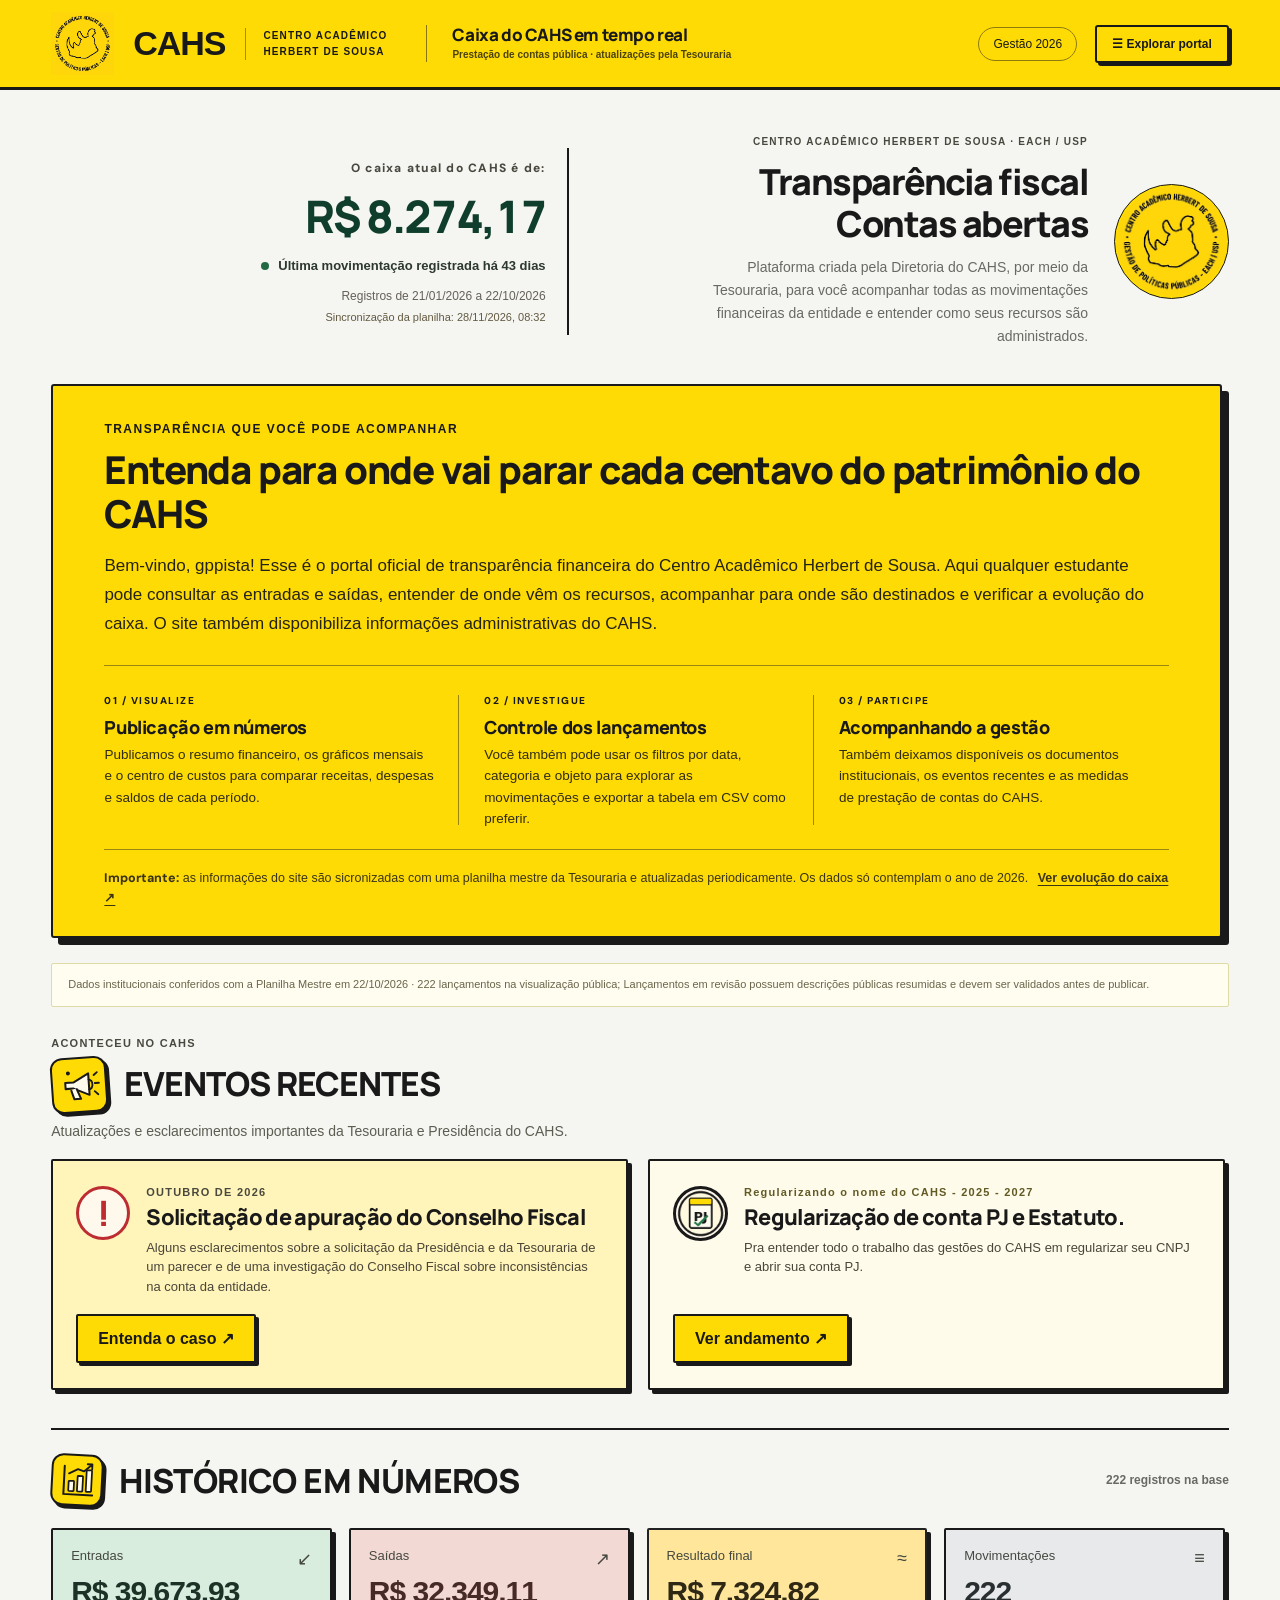
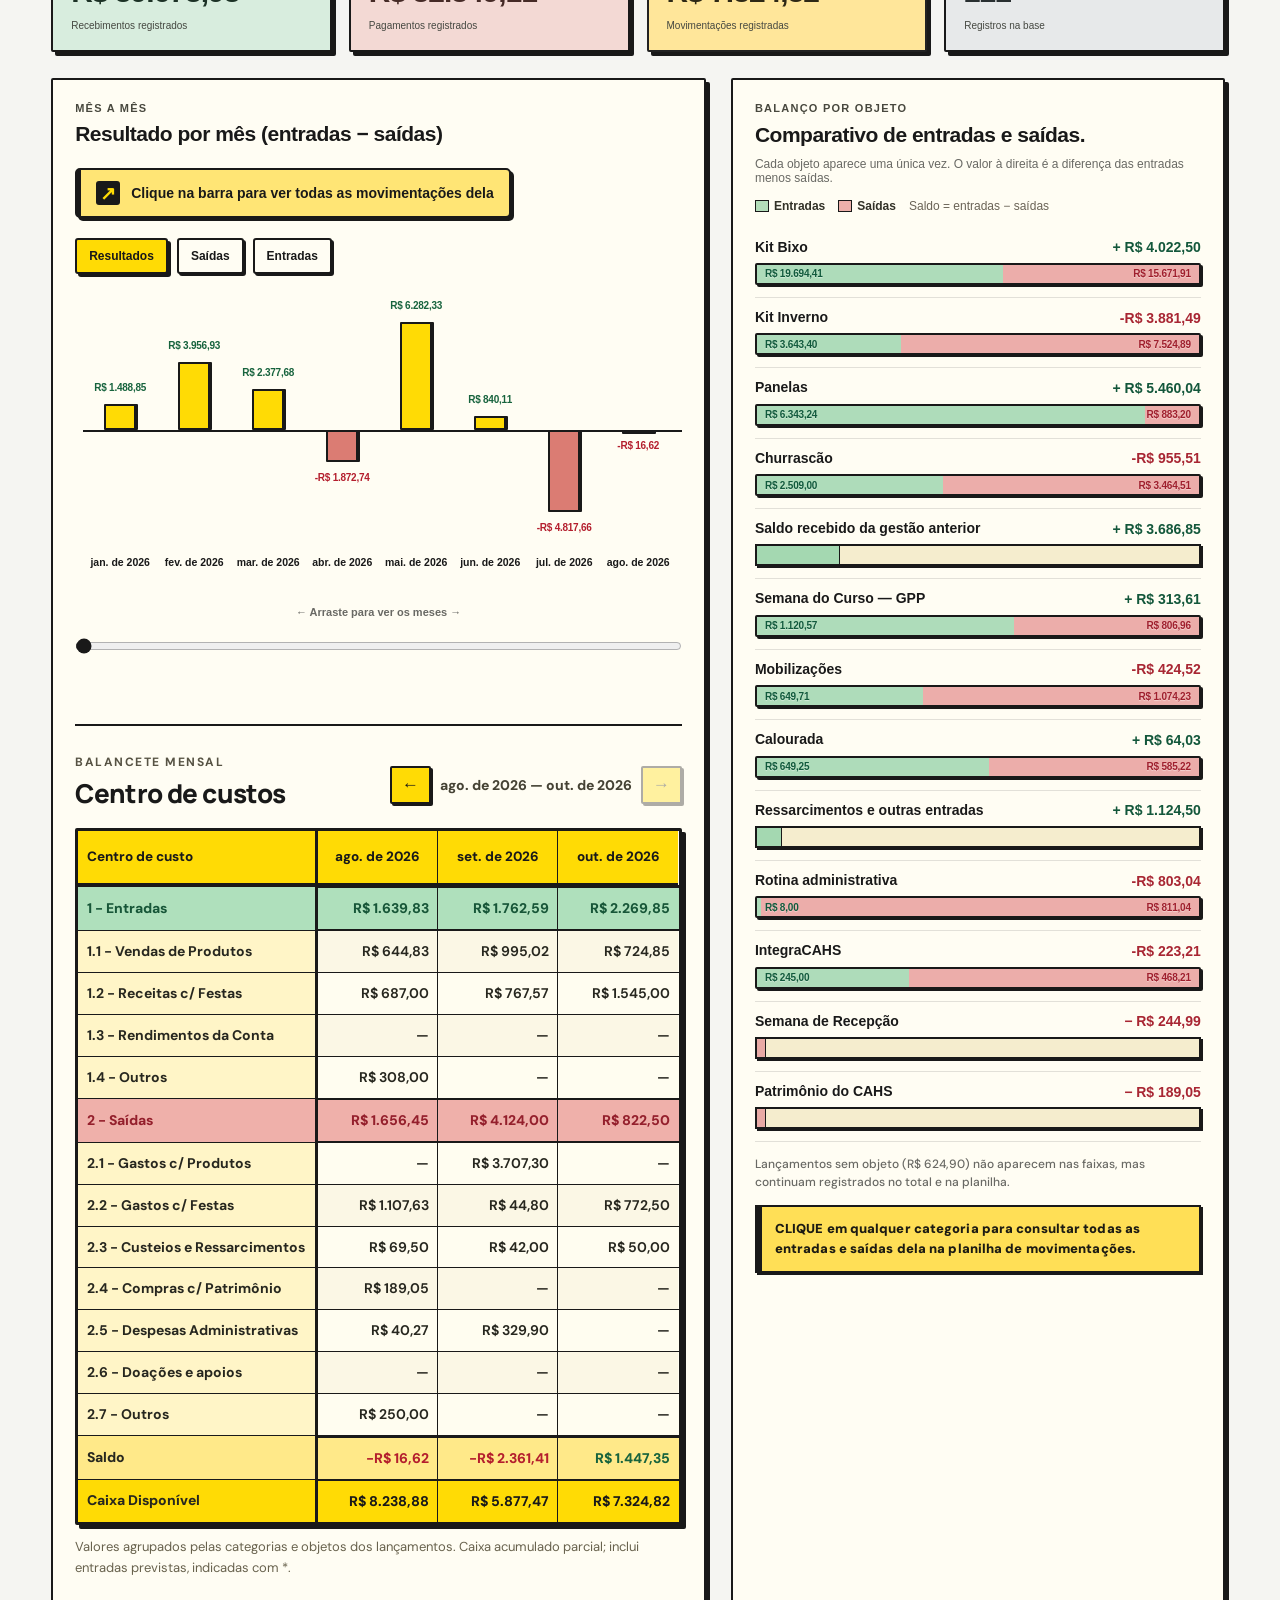
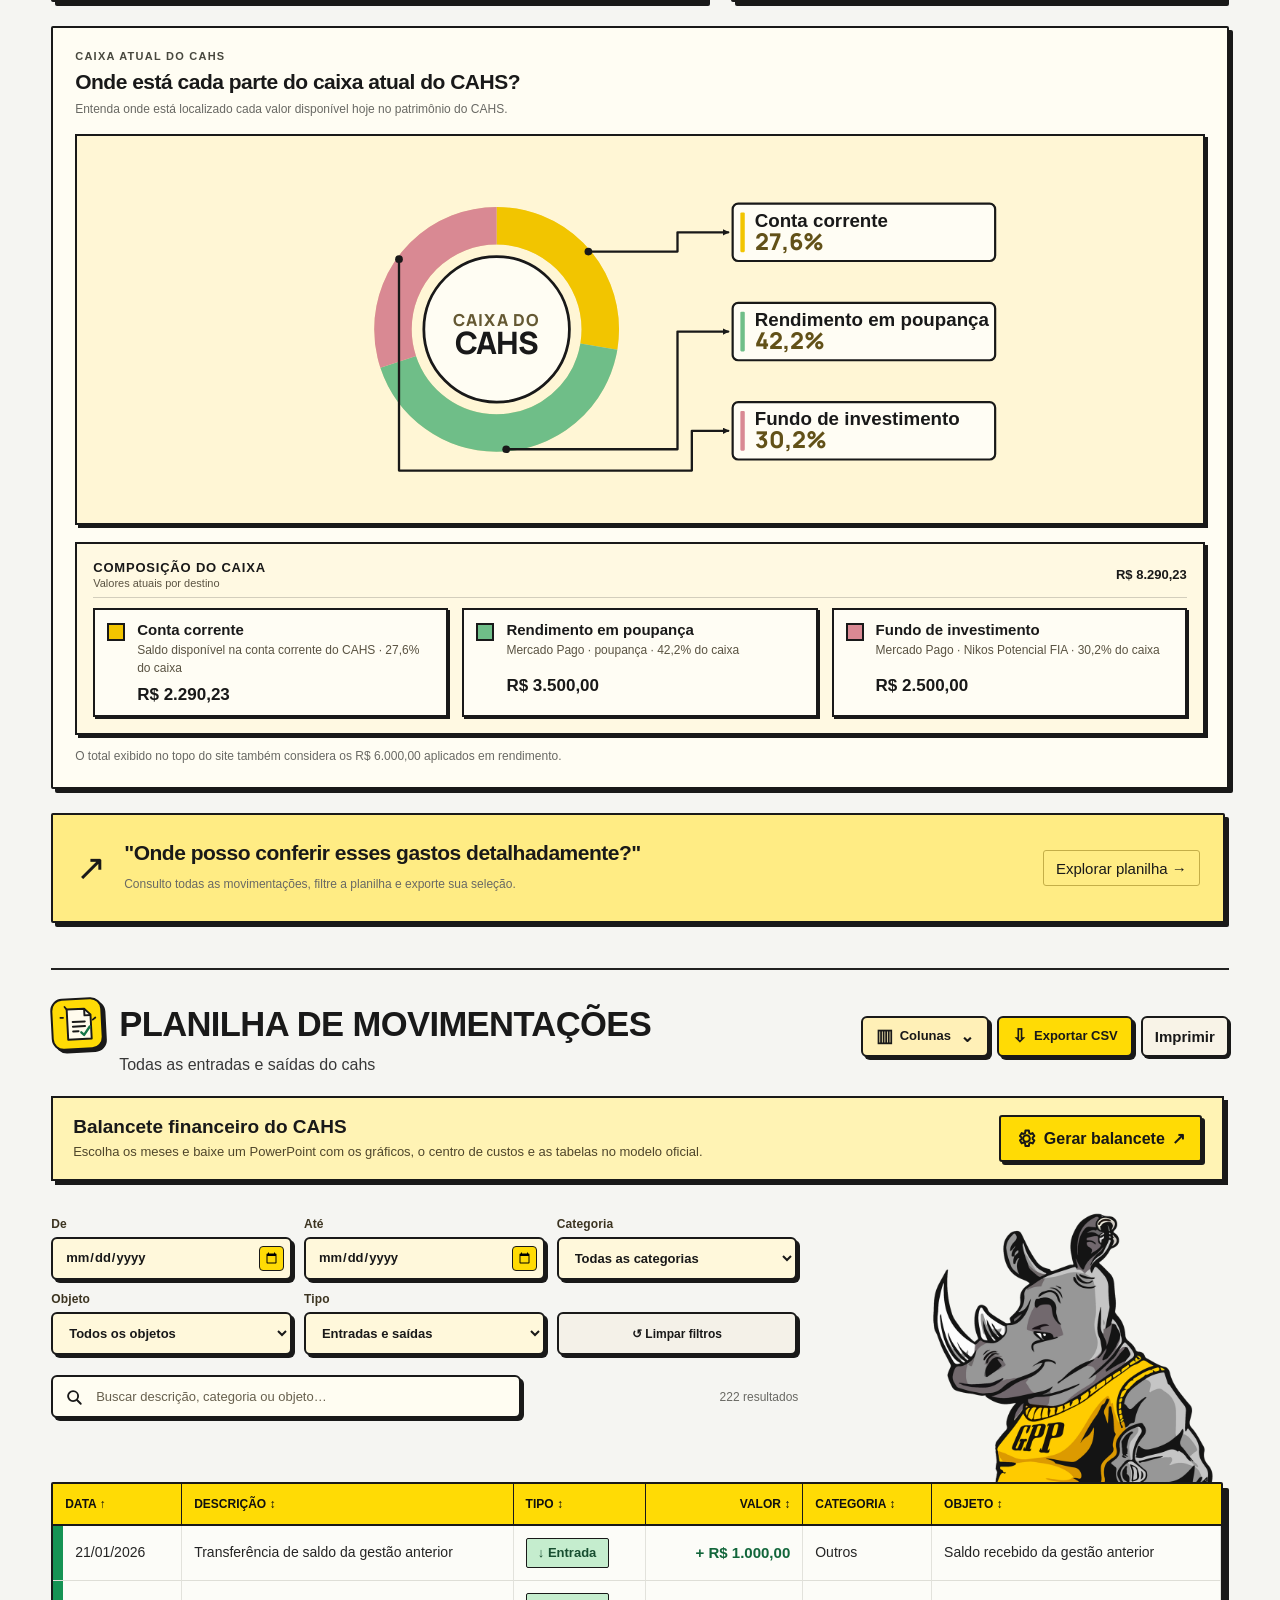
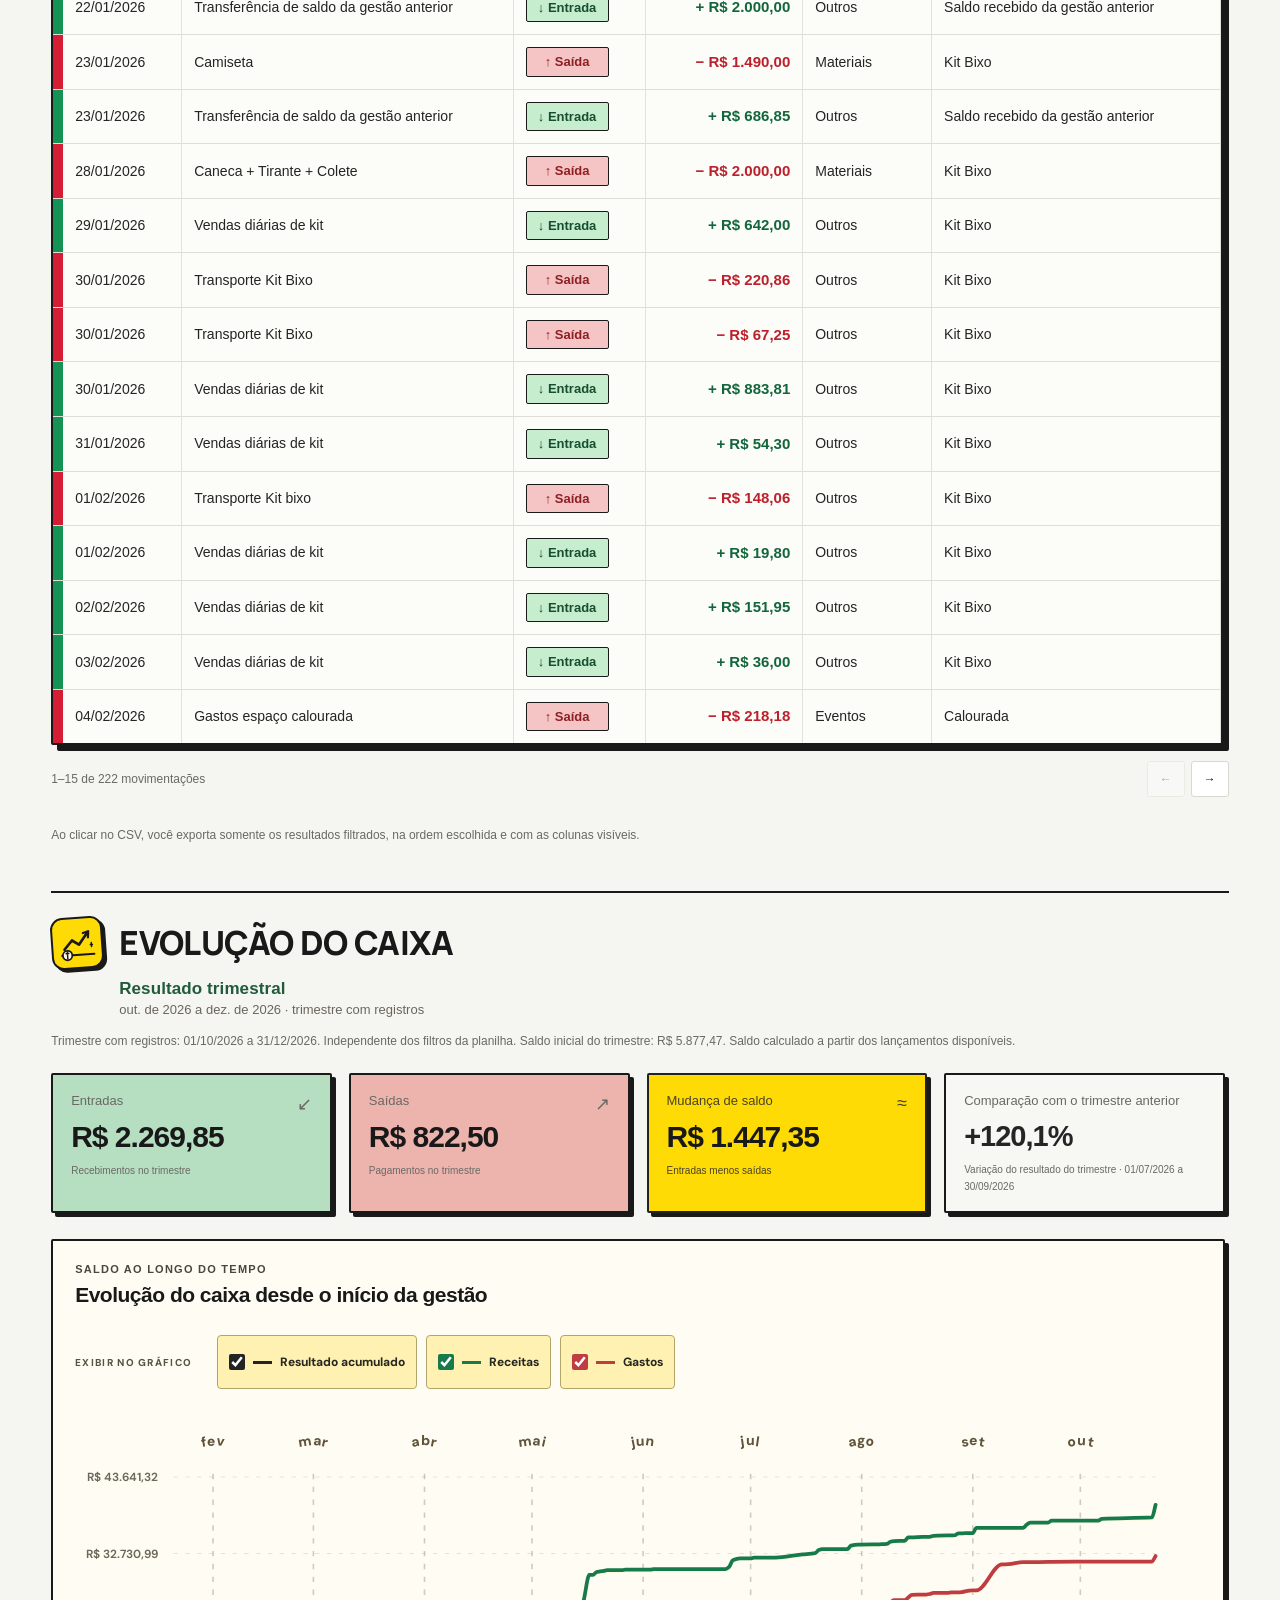
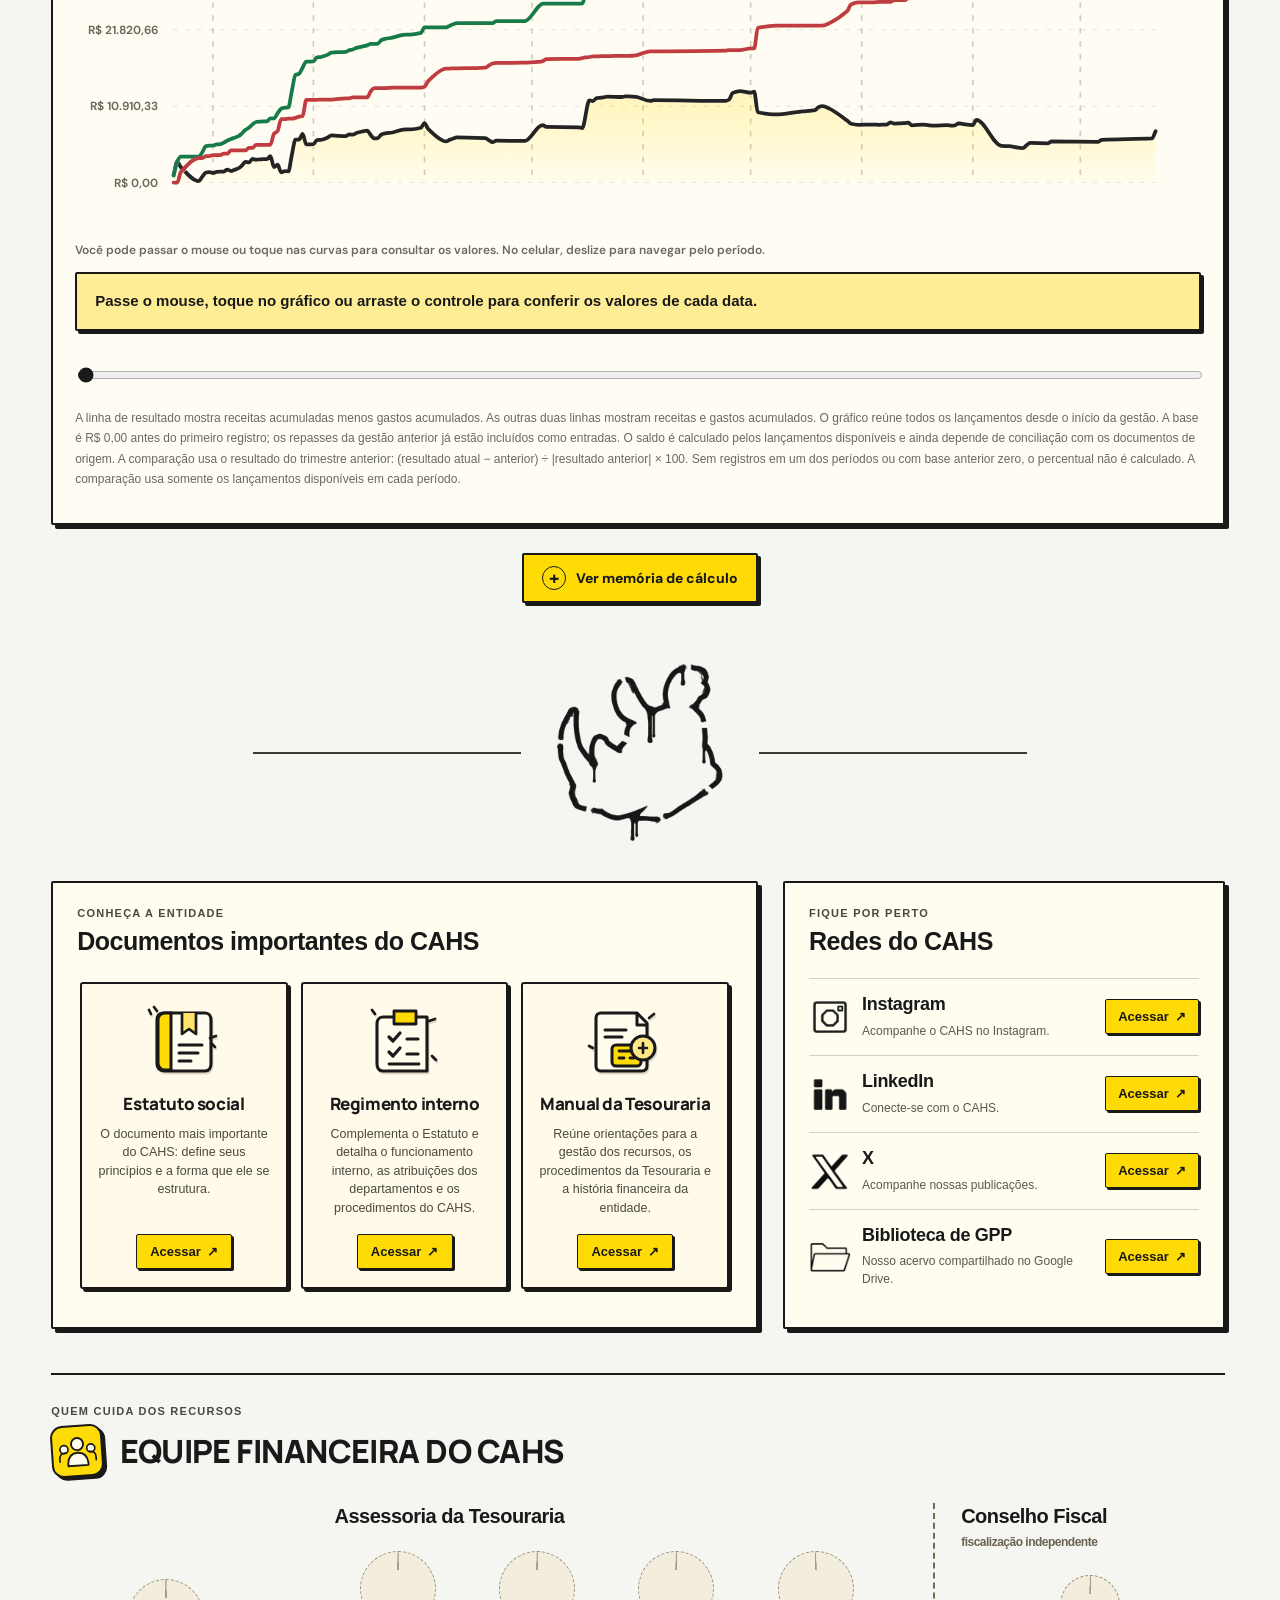
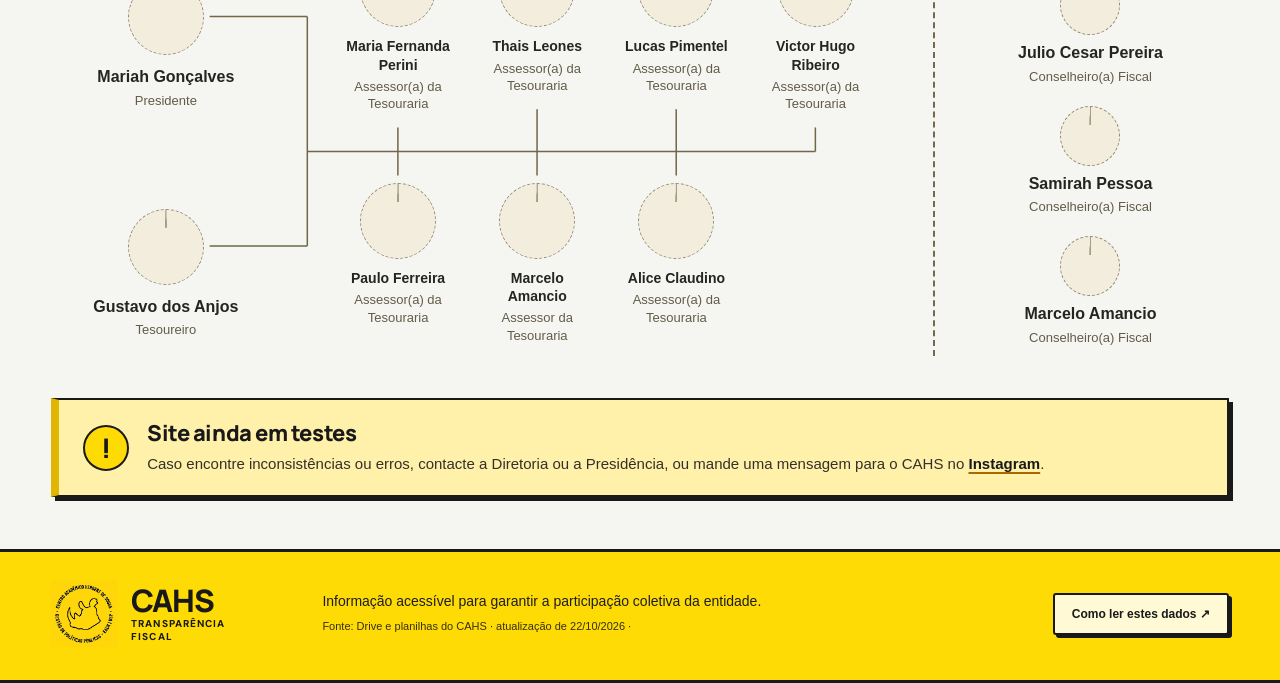
<file: index.html>
<!doctype html><html lang="pt-BR"><head><meta charset="utf-8"><meta name="viewport" content="width=device-width,initial-scale=1"><meta name="description" content="Transparência fiscal do CAHS. Explore receitas, despesas, categorias e evolução do caixa."><title>CAHS — Transparência fiscal</title><link rel="icon" type="image/png" href="./assets/img/logo-cahs.ddce959c33.png"><link rel="apple-touch-icon" href="./assets/img/logo-cahs.ddce959c33.png"><link rel="preconnect" href="https://fonts.googleapis.com">
<link rel="preconnect" href="https://fonts.gstatic.com" crossorigin>
<link href="https://fonts.googleapis.com/css2?family=DM+Sans:wght@400;500;600;700;800&family=Manrope:wght@400;500;600;700;800&display=swap" rel="stylesheet">
<link rel="stylesheet" href="./assets/css/portal.72eda976ce.css">



</head><body>
<header><a class="brand" href="#inicio"><img class="logo" decoding="async" src="./assets/img/logo-cahs.ddce959c33.png" alt="Logo do Centro Acadêmico Herbert de Sousa"><b>CAHS</b><small>CENTRO ACADÊMICO<br>HERBERT DE SOUSA</small></a><div class="header-cash-tagline" title="Os dados são publicados periodicamente; este portal não sincroniza operações bancárias automaticamente.">
  <strong>Caixa do CAHS em tempo real</strong>
  <small>Prestação de contas pública · atualizações pela Tesouraria</small>
</div><div class="header-right"><span class="status">Gestão 2026</span><details class="site-menu" id="site-menu"><summary>☰ <span>Explorar portal</span></summary><nav aria-label="Seções do portal"><a href="#inicio">Início</a><a href="#recent-events-title">Eventos recentes</a><a href="#overview">Resumo e gráficos</a><a href="#ledger">Movimentações</a><a href="#ledger" id="menu-open-balancete" class="menu-balancete">⚙ Gerar balancete</a><a href="#cash">Evolução do caixa</a></nav></details></div></header>
<main><section class="hero" id="inicio">
  <div class="hero-cash">
    <div class="eyebrow">O caixa atual do CAHS é de:</div>
    <strong id="currentcash">—</strong>
    <p class="update-status" title="Referência: data da última movimentação registrada na base. Não há horário individual nos lançamentos e os dados não são sincronizados automaticamente.">
      <span class="update-dot" aria-hidden="true"></span><time id="last-update">Última movimentação registrada há 1 dia</time></p>
    <small id="coverage"></small>
    <small id="sync-status" style="display:block;margin-top:6px;font-size:11px;color:#625a40" aria-live="polite"></small>
  </div>
  <div class="hero-intro">
    <div class="hero-intro-copy">
      <div class="eyebrow">CENTRO ACADÊMICO HERBERT DE SOUSA · EACH / USP</div>
      <h1>Transparência fiscal<br>Contas abertas</h1>
      <p>Plataforma criada pela Diretoria do CAHS, por meio da Tesouraria, para você acompanhar todas as movimentações financeiras da entidade e entender como seus recursos são administrados.</p>
    </div>
  <img class="hero-logo" decoding="async" fetchpriority="high" src="./assets/img/logo-cahs.ddce959c33.png" alt="CAHS — Gestão de Políticas Públicas">
    </div>
</section>
<section class="balance-hero" aria-labelledby="portal-explainer-title">
  <div class="explainer">
    <div class="eyebrow">TRANSPARÊNCIA QUE VOCÊ PODE ACOMPANHAR</div>
    <h2 id="portal-explainer-title">Entenda para onde vai parar cada centavo do patrimônio do CAHS</h2>
    <p class="explainer-lead">Bem-vindo, gppista! Esse é o portal oficial de transparência financeira do Centro Acadêmico Herbert de Sousa. Aqui qualquer estudante pode consultar as entradas e saídas, entender de onde vêm os recursos, acompanhar para onde são destinados e verificar a evolução do caixa. O site também disponibiliza informações administrativas do CAHS.</p>
    <div class="explainer-steps">
      <div class="explainer-step"><span class="explainer-number">01 / VISUALIZE</span><h3>Publicação em números</h3><p>Publicamos o resumo financeiro, os gráficos mensais e o centro de custos para comparar receitas, despesas e saldos de cada período.</p></div>
      <div class="explainer-step"><span class="explainer-number">02 / INVESTIGUE</span><h3>Controle dos lançamentos </h3><p>Você também pode usar os filtros por data, categoria e objeto para explorar as movimentações e exportar a tabela em CSV como preferir.</p></div>
      <div class="explainer-step"><span class="explainer-number">03 / PARTICIPE</span><h3>Acompanhando a gestão</h3><p>Também deixamos disponíveis os documentos institucionais, os eventos recentes e as medidas de prestação de contas do CAHS.</p></div>
    </div>
    <p class="explainer-caveat"><strong>Importante:</strong> as informações do site são sicronizadas com uma planilha mestre da Tesouraria e atualizadas periodicamente. Os dados só contemplam o ano de 2026. <a href="#cash">Ver evolução do caixa ↗</a></p>
  </div>
</section><div class="notice">Dados institucionais conferidos com a Planilha Mestre em 22/10/2026 · 222 lançamentos na visualização pública; Lançamentos em revisão possuem descrições públicas resumidas e devem ser validados antes de publicar.</div>



<section class="recent-events" aria-labelledby="recent-events-title">
  <div class="events-heading">
    <div class="eyebrow">ACONTECEU NO CAHS</div>
    <h2 id="recent-events-title"><span class="section-doodle section-doodle-events" aria-hidden="true"><svg viewBox="0 0 64 64" fill="none" xmlns="http://www.w3.org/2000/svg"><path d="M11 27h12l23-12v32L23 36H11z" fill="#fffbed" stroke="#191919" stroke-width="3" stroke-linejoin="round"/><path d="M19 38l4 14h10l-6-16" fill="#fffbed" stroke="#191919" stroke-width="3" stroke-linejoin="round"/><path d="M46 24c7 2 7 13 0 15M54 18l5-4M55 30h6M54 42l5 5" stroke="#191919" stroke-width="2.8" stroke-linecap="round"/><circle cx="16" cy="13" r="3" fill="#191919"/></svg></span><span>Eventos recentes</span></h2>
    <p>Atualizações e esclarecimentos importantes da Tesouraria e Presidência do CAHS.</p>
  </div>
  <div class="events-list">
    <article class="case-entry panel" aria-labelledby="case-entry-title">
      <div class="case-entry-info">
        <span class="case-alert-icon" aria-hidden="true">!</span>
        <div class="case-entry-copy">
          <div class="eyebrow">OUTUBRO DE 2026</div>
          <h3 id="case-entry-title">Solicitação de apuração do Conselho Fiscal</h3>
          <p>Alguns esclarecimentos sobre a solicitação da Presidência e da Tesouraria de um parecer e de uma investigação do Conselho Fiscal sobre inconsistências na conta da entidade.</p>
        </div>
      </div>
      <button id="open-case" class="case-open" aria-haspopup="dialog" aria-controls="case-dialog">Entenda o caso <span aria-hidden="true">↗</span></button>
    </article>
    <article class="case-entry panel regularizacao-entry" aria-labelledby="regularizacao-entry-title">
      <div class="case-entry-info">
        <span class="regularizacao-icon" aria-hidden="true"><img src="./assets/img/regularizacao.ba32d3bffa.png" alt="" width="48" height="48"></span>
        <div class="case-entry-copy">
          <div class="eyebrow">Regularizando o nome do CAHS - 2025 - 2027</div>
          <h3 id="regularizacao-entry-title">Regularização de conta PJ e Estatuto.</h3>
          <p>Pra entender todo o trabalho das gestões do CAHS em regularizar seu CNPJ e abrir sua conta PJ.</p>
        </div>
      </div>
      <button id="open-regularizacao" class="case-open" aria-haspopup="dialog" aria-controls="regularizacao-dialog">Ver andamento <span aria-hidden="true">↗</span></button>
    </article>
  </div>
</section>
<div id="overview" class="view"><div class="sectionline history-heading"><h2><span class="section-doodle section-doodle-history" aria-hidden="true"><svg viewBox="0 0 64 64" fill="none" xmlns="http://www.w3.org/2000/svg"><path d="M12 11v42h43" stroke="#191919" stroke-width="3" stroke-linecap="round"/><rect x="19" y="33" width="8" height="15" rx="1" fill="#fffbed" stroke="#191919" stroke-width="2.6"/><rect x="32" y="25" width="8" height="23" rx="1" fill="#fffbed" stroke="#191919" stroke-width="2.6"/><rect x="45" y="16" width="8" height="32" rx="1" fill="#fffbed" stroke="#191919" stroke-width="2.6"/><path d="M19 22l13-7 9 3 12-11m-7 0h7v7" stroke="#191919" stroke-width="2.7" stroke-linecap="round" stroke-linejoin="round"/></svg></span><span>Histórico em números</span></h2><span id="count"></span></div><div id="metrics" class="metrics"></div><div class="chartgrid"><article class="panel"><div class="panelhead"><div class="eyebrow">MÊS A MÊS</div><h3 id="charttitle">Resultado por mês (entradas e saídas)</h3><p class="monthly-filter-prompt"><span class="monthly-filter-prompt-icon" aria-hidden="true">↗</span><span>Clique na barra para ver todas as movimentações dela</span></p><div class="chart-switch" role="group" aria-label="Tipo do gráfico"><button data-chart="net" aria-pressed="true" class="active">Resultados</button><button data-chart="out" aria-pressed="false">Saídas</button><button data-chart="in" aria-pressed="false">Entradas</button></div></div><div id="monthly" class="bar-chart" tabindex="0" aria-label="Gráfico mensal. Role horizontalmente para ver todos os meses."></div><label class="chart-scroll" id="chart-scroll"><span>← Arraste para ver os meses →</span><input id="monthly-scroll" type="range" min="0" max="100" value="0" step="0.1" aria-label="Mover a visualização dos meses"></label><section class="cost-center" aria-labelledby="cost-title"><div class="cost-heading"><div><div class="eyebrow">BALANCETE MENSAL</div><h3 id="cost-title">Centro de custos</h3></div><div class="cost-controls"><button id="cost-prev" aria-label="Mostrar mês anterior">←</button><span id="cost-period" aria-live="polite"></span><button id="cost-next" aria-label="Mostrar próximo mês">→</button></div></div><div class="cost-wrap" tabindex="0" aria-label="Tabela do centro de custos. As categorias permanecem fixas e os meses avançam uma coluna por vez; em telas pequenas, role horizontalmente para consultar."><div id="cost-table" aria-label="Centro de custos por mês" role="table"></div></div><p class="cost-mobile-hint">← Deslize para consultar a tabela; use as setas para mudar o mês →</p><p class="cost-note">Valores agrupados pelas categorias e objetos dos lançamentos. Caixa acumulado parcial; inclui entradas previstas, indicadas com *.</p></section></article><article class="panel object-panel">
 <div class="object-section">
  <div class="panelhead combined-panel-head"><div class="eyebrow">BALANÇO POR OBJETO</div><h3>Comparativo de entradas e saídas.</h3><p>Cada objeto aparece uma única vez. O valor à direita é a diferença das entradas menos saídas.</p>
   <div class="object-legend"><span><i class="legend-in"></i> Entradas</span><span><i class="legend-out"></i> Saídas</span><span class="legend-net">Saldo = entradas − saídas</span></div>
  </div>
  <div id="categories" class="combined-object-list" aria-label="Balanço de receitas e despesas por objeto"></div>
  <p class="object-note" id="expense-object-note"></p>
  <p class="object-note"><strong class="object-filter-instruction">CLIQUE em qualquer categoria para consultar todas as entradas e saídas dela na planilha de movimentações.</strong></p>
 </div>
 </article></div><article class="panel cash-allocation-panel"><div class="panelhead"><div class="eyebrow">CAIXA ATUAL DO CAHS</div><h3>Onde está cada parte do caixa atual do CAHS?</h3><p>Entenda onde está localizado cada valor disponível hoje no patrimônio do CAHS.</p></div><div class="cash-donut-layout"><div id="cash-donut-chart" class="cash-donut-chart" aria-label="Gráfico de rosca com a distribuição do caixa atual do CAHS"></div><div class="cash-donut-side"><div class="cash-donut-sidehead"><div><strong>Composição do caixa</strong><span>Valores atuais por destino</span></div><em id="cash-donut-total-inline"></em></div><ul id="cash-donut-legend" class="cash-donut-legend" aria-label="Distribuição detalhada do caixa atual do CAHS"></ul></div></div><p class="cash-donut-caption">O total exibido no topo do site também considera os R$ 6.000,00 aplicados em rendimento.</p></article><article class="insight"><span>↗</span><div><h3>"Onde posso conferir esses gastos detalhadamente?"</h3><p>Consulto todas as movimentações, filtre a planilha e exporte sua seleção.</p></div><button data-goto="ledger">Explorar planilha →</button></article></div>
<div id="ledger" class="view"><div class="sectionline"><div><h2><span class="section-doodle section-doodle-ledger" aria-hidden="true"><svg viewBox="0 0 64 64" fill="none" xmlns="http://www.w3.org/2000/svg"><path d="M17 9h26l9 9v36H17z" fill="#fffbed" stroke="#191919" stroke-width="2.9" stroke-linejoin="round"/><path d="M43 9v10h9" stroke="#191919" stroke-width="2.9" stroke-linejoin="round"/><path d="M25 28h18M25 35h18M25 42h8" stroke="#191919" stroke-width="3" stroke-linecap="round"/><path d="M37 44l4 4 9-12" stroke="#167647" stroke-width="3.5" stroke-linecap="round" stroke-linejoin="round"/><path d="M11 21h-4m10-12-3-4m41 21 4-3" stroke="#191919" stroke-width="2.6" stroke-linecap="round"/></svg></span><span>Planilha de movimentações</span></h2><p class="muted">Todas as entradas e saídas do cahs</p></div><div class="actions"><details id="columnmenu"><summary><span aria-hidden="true" class="control-glyph">▥</span> Colunas <span aria-hidden="true" class="control-chevron">⌄</span></summary><div id="columnoptions"></div></details><button id="csv" class="primary"><span aria-hidden="true" class="control-glyph">⇩</span> Exportar CSV</button><button id="print">Imprimir</button></div></div><div class="balancete-feature" aria-label="Ferramenta de balancete financeiro"><div class="balancete-feature-copy"><strong>Balancete financeiro do CAHS</strong><span>Escolha os meses e baixe um PowerPoint com os gráficos, o centro de custos e as tabelas no modelo oficial.</span></div><button id="open-balancete" class="balancete-open" type="button" aria-haspopup="dialog" aria-controls="balancete-dialog"><svg class="balancete-gear" viewBox="0 0 24 24" aria-hidden="true" fill="none" stroke="currentColor" stroke-width="2.3" stroke-linecap="round" stroke-linejoin="round"><path d="M12 8.2a3.8 3.8 0 1 0 0 7.6 3.8 3.8 0 0 0 0-7.6Z"/><path d="M19.4 13.8c.07-.59.07-1.01 0-1.8l2-1.55-2-3.46-2.4.97a8.1 8.1 0 0 0-1.57-.91L15.05 4h-4.1l-.38 3.05a8.1 8.1 0 0 0-1.57.91l-2.4-.97-2 3.46 2 1.55c-.08.65-.08 1.13 0 1.8l-2 1.55 2 3.46 2.4-.97c.47.38 1 .68 1.57.91L10.95 22h4.1l.38-3.05c.57-.23 1.1-.53 1.57-.91l2.4.97 2-3.46-2-1.75Z" transform="translate(0 -1) scale(.98)"/></svg> Gerar balancete <span aria-hidden="true">↗</span></button></div><div class="ledger-filter-stage"><div class="ledger-filter-content"><section class="filterbar" aria-label="Filtros"><label>De<input id="from" type="date"></label><label>Até<input id="to" type="date"></label><label class="noncash">Categoria<select id="category"><option value="">Todas as categorias</option></select></label><label class="noncash">Objeto<select id="object"><option value="">Todos os objetos</option></select></label><label class="noncash">Tipo<select id="type"><option value="">Entradas e saídas</option><option>Entrada</option><option>Gasto</option></select></label><button id="reset" class="plain">↺ Limpar filtros</button></section><div class="tabletools"><input id="search" type="search" placeholder="Buscar descrição, categoria ou objeto…" aria-label="Buscar movimentações"><span id="tablecount"></span><span id="group-filter-note" hidden></span></div></div><div class="ledger-rhino" aria-hidden="true"><img alt="" src="./assets/img/rino-filtros.73bc07e7f7.webp" loading="eager" decoding="async"></div></div><div class="tablewrap"><table><thead id="thead"></thead><tbody id="tbody"></tbody></table></div><div class="pager"><span id="pageinfo"></span><div><button id="prev" aria-label="Página anterior">←</button><button id="next" aria-label="Próxima página">→</button></div></div><p class="footnote">Ao clicar no CSV, você exporta somente os resultados filtrados, na ordem escolhida e com as colunas visíveis.</p></div>
<div id="cash" class="view"><div class="sectionline cash-section-heading"><div><h2><span aria-hidden="true" class="section-doodle section-doodle-cash"><svg viewBox="0 0 64 64" fill="none" xmlns="http://www.w3.org/2000/svg"><path d="M8 49h48" stroke="#191919" stroke-width="3" stroke-linecap="round"/><path d="M12 40l12-13 10 7 14-18" stroke="#191919" stroke-width="4" stroke-linecap="round" stroke-linejoin="round"/><path d="M41 17l8-2-1 9" stroke="#191919" stroke-width="3.4" stroke-linecap="round" stroke-linejoin="round"/><circle cx="16" cy="49" r="7" fill="#fffbed" stroke="#191919" stroke-width="2.7"/><path d="M14 46h4M16 44v10" stroke="#191919" stroke-width="2.2" stroke-linecap="round"/><path d="M51 35l3 0M52.5 32v6" stroke="#191919" stroke-width="2.3" stroke-linecap="round"/></svg></span><span>EVOLUÇÃO DO CAIXA</span></h2><p class="muted cash-quarter-subtitle">Resultado trimestral</p><p class="muted" id="bimester-label">Último trimestre com registros</p></div></div><div class="cashnote" id="cashnote"></div><div id="cashmetrics" class="metrics"></div><article class="panel cashpanel"><div class="panelhead"><div><div class="eyebrow">SALDO AO LONGO DO TEMPO</div><h3>Evolução do caixa desde o início da gestão</h3></div></div><div class="cash-legend-area"><div class="cash-legend-title">EXIBIR NO GRÁFICO</div><div id="cash-legend" class="cash-legend" role="group" aria-label="Selecionar linhas do gráfico"></div></div>
  <div id="linechart" aria-label="Gráfico interativo das movimentações acumuladas"></div>
  <p class="cash-chart-hint">Você pode passar o mouse ou toque nas curvas para consultar os valores. No celular, deslize para navegar pelo período.</p><div id="pointdetail" class="pointdetail" aria-live="polite">Passe o mouse, toque no gráfico ou use o controle para consultar os valores.</div><input id="pointslider" type="range" min="0" value="0" aria-label="Percorrer datas e destacar valores nas curvas do caixa"><p class="footnote">A linha de resultado mostra receitas acumuladas menos gastos acumulados. As outras duas linhas mostram receitas e gastos acumulados. O gráfico reúne todos os lançamentos desde o início da gestão. A base é R$ 0,00 antes do primeiro registro; os repasses da gestão anterior já estão incluídos como entradas. O saldo é calculado pelos lançamentos disponíveis e ainda depende de conciliação com os documentos de origem. A comparação usa o resultado do trimestre anterior: (resultado atual − anterior) ÷ |resultado anterior| × 100. Sem registros em um dos períodos ou com base anterior zero, o percentual não é calculado. A comparação usa somente os lançamentos disponíveis em cada período.</p></article><details class="panel cashdetails"><summary>Ver memória de cálculo</summary><div class="tablewrap"><table><thead><tr><th>Período</th><th>Entradas</th><th>Saídas</th><th>Variação</th><th>Saldo do caixa</th></tr></thead><tbody id="cashtable"></tbody></table></div></details></div><div class="rhino-spray-divider" aria-hidden="true"><img loading="lazy" src="./assets/img/contorno-rino.673d998ad9.webp" alt="" width="168" height="178" decoding="async"></div><section class="resources-grid" aria-label="Documentos e canais do CAHS"><article class="panel resources-docs"><div class="eyebrow">CONHEÇA A ENTIDADE</div><h2>Documentos importantes do CAHS</h2><div class="resource-list"><div class="resource-row"><span class="resource-icon"><svg class="document-doodle" viewBox="0 0 80 80" fill="none" xmlns="http://www.w3.org/2000/svg" aria-hidden="true"><path d="M19 11h42c4 0 6 3 6 7v44c0 4-2 7-6 7H20c-4 0-7-3-7-7V18c0-4 2-7 6-7Z" fill="#fffbed" stroke="#191919" stroke-width="3.1"/><path d="M14 18v43c0 4 3 7 7 7h6V11h-6c-4 0-7 3-7 7Z" fill="#ffdb05" stroke="#191919" stroke-width="3"/><path d="M38 11v21l7-5 7 5V11" fill="#ffe369" stroke="#191919" stroke-linecap="round" stroke-linejoin="round" stroke-width="2.7"/><path d="M35 43h23M35 51h19M35 59h12" stroke="#191919" stroke-linecap="round" stroke-width="3"/><path d="m7 12-2-4m5-3 3 4m53 27 6-2m-5 7 4 4" stroke="#191919" stroke-linecap="round" stroke-width="2.7"/></svg></span><div class="resource-copy"><h3>Estatuto social</h3><p>O documento mais importante do CAHS: define seus princípios e a forma que ele se estrutura.</p></div><a class="resource-access" data-resource="estatuto" href="https://drive.google.com/file/d/1ZtaZ0haMSeo0oFFf28Bv7VcxcXsBquRG/view?usp=drivesdk" target="_blank" rel="noopener noreferrer" aria-label="Abrir Estatuto social em nova aba">Acessar <span aria-hidden="true">↗</span></a></div><div class="resource-row"><span class="resource-icon"><svg class="document-doodle" viewBox="0 0 80 80" fill="none" xmlns="http://www.w3.org/2000/svg" aria-hidden="true"><path d="M18 15h44v54H18c-4 0-6-3-6-7V22c0-4 2-7 6-7Z" fill="#fffbed" stroke="#191919" stroke-width="3.1" stroke-linejoin="round"/><path d="M29 9h22v13H29z" fill="#ffdb05" stroke="#191919" stroke-width="2.8" stroke-linejoin="round"/><path d="m24 35 4 4 7-8m7 6h11M24 50l4 4 7-8m7 6h11" stroke="#191919" stroke-width="3.2" stroke-linecap="round" stroke-linejoin="round"/><path d="M24 62h30" stroke="#191919" stroke-width="2.8" stroke-linecap="round"/><path d="m10 12-3-4m57 11 6-2M67 54l4 4" stroke="#191919" stroke-width="2.8" stroke-linecap="round"/></svg></span><div class="resource-copy"><h3>Regimento interno</h3><p>Complementa o Estatuto e detalha o funcionamento interno, as atribuições dos departamentos e os procedimentos do CAHS.</p></div><a class="resource-access" data-resource="regimento" href="https://drive.google.com/file/d/1LY_-gJcn0hkem53o_9J5hXU8RsFzwhtW/view?usp=drivesdk" target="_blank" rel="noopener noreferrer" aria-label="Abrir Regimento interno em nova aba">Acessar <span aria-hidden="true">↗</span></a></div><div class="resource-row"><span class="resource-icon"><svg class="document-doodle" viewBox="0 0 80 80" fill="none" xmlns="http://www.w3.org/2000/svg" aria-hidden="true"><path d="M16 11h36l10 10v43c0 3-2 5-5 5H16c-3 0-5-2-5-5V16c0-3 2-5 5-5Z" fill="#fffbed" stroke="#191919" stroke-width="3.1" stroke-linejoin="round"/><path d="M52 11v12h10" stroke="#191919" stroke-width="3" stroke-linejoin="round"/><path d="M20 28h21M20 35h17" stroke="#191919" stroke-width="3" stroke-linecap="round"/><rect x="27" y="43" width="29" height="21" rx="4" fill="#ffdb05" stroke="#191919" stroke-width="3"/><path d="M34 49h14M34 56h5m6 0h4" stroke="#191919" stroke-width="2.8" stroke-linecap="round"/><circle cx="58" cy="46" r="12" fill="#ffe883" stroke="#191919" stroke-width="3"/><path d="M54 46h8m-4-5v10" stroke="#191919" stroke-width="2.6" stroke-linecap="round"/><path d="m8 46-4-2m60-28 5-4" stroke="#191919" stroke-width="2.7" stroke-linecap="round"/></svg></span><div class="resource-copy"><h3>Manual da Tesouraria</h3><p>Reúne orientações para a gestão dos recursos, os procedimentos da Tesouraria e a história financeira da entidade.</p></div><a class="resource-access" data-resource="manual-financeiro" href="https://drive.google.com/file/d/1QO1kRC-5ebTEjV_ovnDI6r31Yr5pV9yI/view?usp=drivesdk" target="_blank" rel="noopener noreferrer" aria-label="Abrir Manual da Tesouraria em nova aba">Acessar <span aria-hidden="true">↗</span></a></div></div></article><article class="panel resources-social"><div class="eyebrow">FIQUE POR PERTO</div><h2>Redes do CAHS</h2><div class="resource-list"><div class="resource-row"><span class="resource-icon"><img data-pencil-icon="instagram" alt="" width="48" height="48" loading="lazy"></span><div class="resource-copy"><h3>Instagram</h3><p>Acompanhe o CAHS no Instagram.</p></div><a class="resource-access" data-resource="instagram" href="https://www.instagram.com/cahs.gpp?dlrf=Z3dqNjEwdzV5c2xi" target="_blank" rel="noopener noreferrer" aria-label="Abrir Instagram em nova aba">Acessar <span aria-hidden="true">↗</span></a></div><div class="resource-row"><span class="resource-icon"><img data-pencil-icon="linkedin" alt="" width="48" height="48" loading="lazy"></span><div class="resource-copy"><h3>LinkedIn</h3><p>Conecte-se com o CAHS.</p></div><a class="resource-access" data-resource="linkedin" href="https://www.linkedin.com/in/cahsgpp?utm_source=share_via&amp;utm_content=profile&amp;utm_medium=member_android" target="_blank" rel="noopener noreferrer" aria-label="Abrir LinkedIn em nova aba">Acessar <span aria-hidden="true">↗</span></a></div><div class="resource-row"><span class="resource-icon"><img data-pencil-icon="x" alt="" width="48" height="48" loading="lazy"></span><div class="resource-copy"><h3>X</h3><p>Acompanhe nossas publicações.</p></div><a class="resource-access" data-resource="x" href="https://x.com/cahsgpp" target="_blank" rel="noopener noreferrer" aria-label="Abrir X em nova aba">Acessar <span aria-hidden="true">↗</span></a></div><div class="resource-row"><span class="resource-icon"><img data-pencil-icon="library" alt="" width="48" height="48" loading="lazy"></span><div class="resource-copy"><h3>Biblioteca de GPP</h3><p>Nosso acervo compartilhado no Google Drive.</p></div><a class="resource-access" data-resource="biblioteca-gpp" href="https://drive.google.com/drive/folders/0B_odZ8z_O11IfmZQQjNHQzNCQXYyQkRoMzFsa3hLWm1wVnptS1g4TTJ6LUJEU0pTRk9YQkU?resourcekey=0-eTxTOGsU8FQJ0QzhcpTUdQ&amp;usp=drive_link" target="_blank" rel="noopener noreferrer" aria-label="Abrir Biblioteca de GPP em nova aba">Acessar <span aria-hidden="true">↗</span></a></div></div></article></section><section class="finance-team" aria-labelledby="finance-team-title"><div class="eyebrow">QUEM CUIDA DOS RECURSOS</div><h2 id="finance-team-title"><span class="section-doodle section-doodle-team" aria-hidden="true"><svg viewBox="0 0 64 64" fill="none" xmlns="http://www.w3.org/2000/svg"><circle cx="32" cy="21" r="9" fill="#fffbed" stroke="#191919" stroke-width="2.8"/><path d="M17 49c1-9 6-15 15-15 9 0 14 6 15 15v4H17z" fill="#fffbed" stroke="#191919" stroke-width="2.8" stroke-linejoin="round"/><circle cx="12" cy="28" r="6" fill="#fffbed" stroke="#191919" stroke-width="2.5"/><path d="M5 46v-4c0-6 3-9 9-9" stroke="#191919" stroke-width="2.5" stroke-linecap="round"/><circle cx="52" cy="28" r="6" fill="#fffbed" stroke="#191919" stroke-width="2.5"/><path d="M59 46v-4c0-6-3-9-9-9" stroke="#191919" stroke-width="2.5" stroke-linecap="round"/></svg></span><span>EQUIPE FINANCEIRA DO CAHS</span></h2><div class="team-layout-scroll" tabindex="0" aria-label="Equipe financeira organizada em três grupos. Em telas pequenas, role horizontalmente."><div class="team-layout"><svg class="team-connections" aria-hidden="true" focusable="false"></svg><div class="team-leaders"><article class="team-person"><div class="team-photo" role="img" aria-label="Espaço reservado para foto"><span aria-hidden="true"></span></div><div class="team-identity"><span class="team-name">Mariah Gonçalves</span><h4>Presidente</h4></div></article><article class="team-person"><div class="team-photo" role="img" aria-label="Espaço reservado para foto"><span aria-hidden="true"></span></div><div class="team-identity"><span class="team-name">Gustavo dos Anjos</span><h4>Tesoureiro</h4></div></article></div><section class="team-group"><h3>Assessoria da Tesouraria</h3><div class="team-grid team-advisers"><article class="team-person"><div class="team-photo" role="img" aria-label="Espaço reservado para foto"><span aria-hidden="true"></span></div><div class="team-identity"><span class="team-name">Maria Fernanda Perini</span><h4>Assessor(a) da Tesouraria</h4></div></article><article class="team-person"><div class="team-photo" role="img" aria-label="Espaço reservado para foto"><span aria-hidden="true"></span></div><div class="team-identity"><span class="team-name">Thais Leones</span><h4>Assessor(a) da Tesouraria</h4></div></article><article class="team-person"><div class="team-photo" role="img" aria-label="Espaço reservado para foto"><span aria-hidden="true"></span></div><div class="team-identity"><span class="team-name">Lucas Pimentel</span><h4>Assessor(a) da Tesouraria</h4></div></article><article class="team-person"><div class="team-photo" role="img" aria-label="Espaço reservado para foto"><span aria-hidden="true"></span></div><div class="team-identity"><span class="team-name">Victor Hugo Ribeiro</span><h4>Assessor(a) da Tesouraria</h4></div></article><article class="team-person"><div class="team-photo" role="img" aria-label="Espaço reservado para foto"><span aria-hidden="true"></span></div><div class="team-identity"><span class="team-name">Paulo Ferreira</span><h4>Assessor(a) da Tesouraria</h4></div></article><article class="team-person"><div class="team-photo" role="img" aria-label="Espaço reservado para foto"><span aria-hidden="true"></span></div><div class="team-identity"><span class="team-name">Marcelo Amancio</span><h4>Assessor da Tesouraria</h4></div></article><article class="team-person"><div class="team-photo" role="img" aria-label="Espaço reservado para foto"><span aria-hidden="true"></span></div><div class="team-identity"><span class="team-name">Alice Claudino</span><h4>Assessor(a) da Tesouraria</h4></div></article></div></section><section class="team-group team-independent"><h3>Conselho Fiscal <span>fiscalização independente</span></h3><div class="team-grid team-council"><article class="team-person"><div class="team-photo" role="img" aria-label="Espaço reservado para foto"><span aria-hidden="true"></span></div><div class="team-identity"><span class="team-name">Julio Cesar Pereira</span><h4>Conselheiro(a) Fiscal</h4></div></article><article class="team-person"><div class="team-photo" role="img" aria-label="Espaço reservado para foto"><span aria-hidden="true"></span></div><div class="team-identity"><span class="team-name">Samirah Pessoa</span><h4>Conselheiro(a) Fiscal</h4></div></article><article class="team-person"><div class="team-photo" role="img" aria-label="Espaço reservado para foto"><span aria-hidden="true"></span></div><div class="team-identity"><span class="team-name">Marcelo Amancio</span><h4>Conselheiro(a) Fiscal</h4></div></article></div></section></div></div></section><section class="site-beta-notice" aria-labelledby="site-beta-heading">
 <span class="beta-icon" aria-hidden="true">!</span>
 <div class="beta-body"><h2 id="site-beta-heading">Site ainda em testes</h2><p>Caso encontre inconsistências ou erros, contacte a Diretoria ou a Presidência, ou mande uma mensagem para o CAHS no <a href="https://www.instagram.com/cahs.gpp/" target="_blank" rel="noopener noreferrer" aria-label="Instagram oficial do CAHS (abre em nova aba)">Instagram</a>.</p></div>
</section></main><footer class="site-footer"><div class="footer-inner"><div class="brand footer-brand"><img class="footer-logo" decoding="async" src="./assets/img/logo-cahs.ddce959c33.png" alt="Logo do CAHS" loading="lazy"><div class="footer-brand-name"><b>CAHS</b><small>TRANSPARÊNCIA<br>FISCAL</small></div></div><p>Informação acessível para garantir a participação coletiva da entidade.<br><small>Fonte: Drive e planilhas do CAHS · atualização de 22/10/2026 ·</small></p><button id="methodology" type="button">Como ler estes dados ↗</button></div></footer>
<dialog id="case-dialog" class="case-dialog" aria-labelledby="case-title"><div class="case-dialog-top"><div class="case-dialog-intro"><span class="case-alert-icon" aria-hidden="true">!</span><div><div class="eyebrow">PRESTAÇÃO DE CONTAS</div><h2 id="case-title">Apuração do Conselho Fiscal · entenda o caso</h2></div></div><button id="close-case" aria-label="Fechar a seção e voltar ao portal" autofocus>Fechar ×</button></div><div class="case-body"><section><h3>O que aconteceu</h3>
<p>A Presidência e a Tesouraria apuraram movimentações de julho a outubro de 2026 e identificaram a mistura de recursos do CAHS com movimentações pessoais do então titular da conta, o Secretário Geral. A entidade utilizava provisoriamente uma conta de pessoa física devido à irregularidade cadastral do seu CNPJ durante o mandato da gestão Sankofa, impossibilitando a abertura de uma conta em nome da pessoa jurídica. O CNPJ do CAHS foi regularizado pela gestão “Dá Ponte pra Cá”, mas ainda era necessária a <strong>regularização do Estatuto e da conta PJ</strong> (veja também o comunicado de regularização institucional em Eventos recentes).</p>
<p>O parecer do Conselho Fiscal registrou uso temporário de recursos da entidade para fins particulares, seguido de reposições, além de restrições de acesso aos demais responsáveis e demora na prestação de esclarecimentos.</p>
<p>A documentação foi apresentada ao Conselho Fiscal em <strong>19/10/2026</strong>, e o <strong>Parecer nº 01/2026 foi emitido em 20/10/2026</strong>. Segundo o Conselho Fiscal, as reposições posteriores afastam preliminarmente a hipótese de desvio patrimonial definitivo. O parecer caracteriza a conduta como apropriação indébita temporária de recursos da entidade, infração análoga à improbidade administrativa e violação do Código de Ética e do Estatuto do CAHS.</p>
<p>Em <strong>20/10/2026</strong>, a Diretoria Sankofa 2026 reuniu-se com mediação do Conselho Fiscal, assegurando a oportunidade de defesa do então Secretário Geral. Após a reunião e seu desligamento, foi encaminhado aos estudantes, no grupo do Centro Acadêmico, um comunicado acompanhado do parecer e da ata da Diretoria.</p></section><section class="case-reconciliation" aria-labelledby="case-reconciliation-title">
<div class="eyebrow">CONFERÊNCIA FINANCEIRA ATUALIZADA · 22/10/2026</div>
<h3 id="case-reconciliation-title">Resumo das movimentações pessoais apuradas</h3>
<p>Consolidação interna do período de julho a outubro, com movimentações pessoais separadas das receitas e despesas operacionais do CAHS.</p>
<div class="case-reconciliation-grid">
<div class="case-reconciliation-item rec-out"><span>50 saídas pessoais classificadas</span><strong>R$ 1.938,91</strong></div>
<div class="case-reconciliation-item rec-in"><span>7 entradas particulares classificadas</span><strong>R$ 1.115,06</strong></div>
<div class="case-reconciliation-item rec-refund"><span>Restituições contabilizadas</span><strong>R$ 825,00</strong></div>
</div>
<p class="case-reconciliation-note">Os extratos apresentados comprovam <strong>R$ 812,93</strong> em restituições (R$ 43,00 e R$ 769,93). As entradas particulares correspondem a saldos do titular da conta que não pertencem ao CAHS.</p>
</section><section class="case-chronology"><div class="eyebrow">DA APURAÇÃO À DELIBERAÇÃO</div><h3>Cronologia dos encaminhamentos</h3><p>Da identificação das movimentações à reunião da Diretoria e à comunicação aos estudantes, confira as etapas do procedimento realizado:</p><ol class="case-timeline"><li><span class="case-step" aria-hidden="true">1</span><div><small>Julho a outubro de 2026 · período dos registros analisados</small><h4>Auditoria financeira</h4><p>As movimentações foram apuradas pela Tesouraria, com conferência dos extratos e identificação de entradas, gastos pessoais e reposições. O levantamento foi encaminhado ao Conselho Fiscal; e foi confirmada a reposição dos valores.</p></div></li><li><span class="case-step" aria-hidden="true">2</span><div><small>19 e 20 de outubro de 2026</small><h4>Análise e parecer do Conselho Fiscal</h4><p>Os documentos foram apresentados ao Conselho em 19/10. Em 20/10, foi emitido o Parecer nº 01/2026, com conclusões sobre as falhas identificadas e recomendações disciplinares, financeiras e de governança.</p></div></li><li><span class="case-step" aria-hidden="true">3</span><div><small>Etapa concluída pela Diretoria</small><h4>Encaminhamento pela Presidência e Tesouraria</h4><p>A Presidência e a Tesouraria encaminharam o caso à Diretoria, com o parecer do Conselho Fiscal, para análise e deliberação no dia 20/10.</p></div></li><li><span class="case-step" aria-hidden="true">4</span><div><small>20 de outubro de 2026 · reunião realizada</small><h4>Reunião da Diretoria Sankofa 2026, com direito à defesa</h4><p>A Diretoria Sankofa 2026 realizou uma reunião, mediada pelo Conselho Fiscal, para ouvir o então Secretário Geral e assegurar seu direito ao <strong>contraditório e à ampla defesa</strong>. A mediação buscou proporcionar uma discussão tranquila, respeitosa e justa, com espaço para esclarecimentos e manifestação do envolvido.</p></div></li><li><span class="case-step" aria-hidden="true">5</span><div><small>20 de outubro de 2026 · após a reunião</small><h4>Desligamento do Secretário Geral</h4><p>Após a apreciação do caso, a Diretoria acolheu o afastamento voluntário do Secretário Geral, efetivando seu desligamento.</p></div></li><li><span class="case-step" aria-hidden="true">6</span><div><small>20 de outubro de 2026 · comunicação aos estudantes</small><h4>Divulgação do ocorrido e dos documentos</h4><p>Logo após a reunião e o desligamento, a Diretoria enviou ao grupo do Centro Acadêmico um <strong>comunicado aos membros</strong> explicando o ocorrido, acompanhado do <strong>Parecer do Conselho Fiscal</strong> e da <strong>ata da reunião da Diretoria</strong>.</p></div></li><li><span class="case-step" aria-hidden="true">7</span><div><small>Providências da gestão de 2026 · continuidade em 2027</small><h4>Recomendações acolhidas e documentação para a próxima gestão</h4><p>A Diretoria <strong>acatou todas as recomendações do Conselho Fiscal</strong> e iniciou a organização da documentação necessária à transição. Com essa entrega, a próxima gestão deverá dar prosseguimento à <strong>regularização cadastral do CNPJ</strong> e à <strong>abertura da conta bancária da entidade</strong>.</p></div></li></ol></section><section class="case-recommendations"><div class="eyebrow">PARECER Nº 01/2026</div><h3>Recomendações e providências em destaque</h3><p class="case-highlight">Após a reunião de 20/10/2026, a Diretoria Sankofa 2026 acolheu todas as recomendações do Conselho Fiscal. A Diretoria está organizando os documentos e encaminhamentos para que a próxima gestão possa concluir a regularização do CNPJ e da conta PJ. <strong>Acolher as recomendações não significa que todas as medidas já estejam concluídas.</strong></p><div class="case-recommendation-grid"><article><span class="case-rec-number">01</span><h4>Apuração disciplinar</h4><p>Encaminhar o caso ao pleno da Diretoria para deliberar sobre a instauração de procedimento disciplinar em relação ao titular da conta, assegurando contraditório e ampla defesa.</p></article><article><span class="case-rec-number">02</span><h4>Preservação das informações</h4><p>Apurar eventual vazamento ou divulgação inadequada de informações antes da conclusão das apurações formais.</p></article><article><span class="case-rec-number">03</span><h4>Auditoria e reconciliação das contas</h4><p>Revisar todas as operações da conta e verificar se existe valor devido ao CAHS. Eventual saldo residual deve ser restituído; o parecer orienta tratamento distinto caso sejam identificados valores não devolvidos.</p></article><article><span class="case-rec-number">04</span><h4>Relatório de mitigação de riscos</h4><p>A Tesouraria deve apresentar ao Conselho Fiscal um relatório detalhado das providências para regularizar a gestão orçamentária e sanar riscos operacionais, até duas semanas antes do início do próximo processo eleitoral.</p></article><article><span class="case-rec-number">05</span><h4>Regularização do CNPJ e conta da entidade</h4><p>Priorizar a regularização cadastral do CAHS e restabelecer uma conta bancária em nome da pessoa jurídica.</p></article><article><span class="case-rec-number">06</span><h4>Conta conjunta provisória</h4><p>Enquanto a conta da pessoa jurídica não estiver operacional, instituir movimentação e acesso conjunto entre os responsáveis estatutários, encerrando o uso de contas estritamente individuais.</p></article><article><span class="case-rec-number">07</span><h4>Dupla aprovação das movimentações</h4><p>Implementar dupla aprovação ou autenticação para movimentações financeiras e autorizações de despesas do CAHS.</p></article></div><p class="case-source">Fonte: Parecer do Conselho Fiscal do CAHS nº 01/2026, de 20/10/2026, seção III, páginas 3–4. Os argumentos individuais dos conselheiros integram o documento e detalham esses encaminhamentos.</p></section><section><div class="eyebrow">MELHORIAS NA GESTÃO DOS RECURSOS</div><h3>Ações e iniciativas da Tesouraria</h3><p>Além do atendimento às recomendações do Conselho Fiscal, a Tesouraria incluiu as seguintes iniciativas de transparência e organização financeira:</p><div class="case-actions"><article><h4>Balancete mais visual e acessível</h4><p>Construção deste portal com planilha interativa, centro de custos, gráficos e evolução do caixa, para facilitar a compreensão e a conferência das movimentações.</p></article><article><h4>Termo de concessão do titular da conta</h4><p>Formalização de um termo com o atual titular da conta, o Tesoureiro, para documentar as condições de uso da conta pela entidade e as responsabilidades envolvidas. O termo não substitui as recomendações de conta conjunta e regularização da conta PJ.</p></article><article><h4>Publicização do Manual Financeiro</h4><p>Organização e divulgação de um guia com boas práticas, procedimentos da Tesouraria e histórico financeiro do CAHS. O espaço de acesso ao manual já foi reservado no portal; o documento será vinculado quando disponibilizado.</p></article></div></section><p class="case-source">A Diretoria Sankofa 2026 realizou a reunião de 20/10/2026 sob mediação do Conselho Fiscal, efetivou o desligamento e divulgou aos membros o comunicado, o parecer e a ata. A regularização final do CNPJ e a abertura da conta PJ permanecem como encaminhamentos para a próxima gestão.</p></div></dialog><dialog id="regularizacao-dialog" class="case-dialog regularizacao-dialog" aria-labelledby="regularizacao-title">
  <div class="case-dialog-top">
    <div class="case-dialog-intro">
      <span class="regularizacao-icon regularizacao-modal-icon" aria-hidden="true"><img src="./assets/img/regularizacao.ba32d3bffa.png" alt="" width="48" height="48"></span>
      <div><div class="eyebrow">PROCESSO DOCUMENTAL · SITUAÇÃO EM OUTUBRO DE 2026</div><h2 id="regularizacao-title">Regularização de Estatuto e conta PJ</h2></div>
    </div>
    <button id="close-regularizacao" aria-label="Fechar informações de regularização">Fechar ×</button>
  </div>
  <div class="case-body regularizacao-body">
    <section aria-labelledby="regularizacao-contexto">
      <div class="eyebrow">POR QUE ESSE PROCESSO É NECESSÁRIO?</div>
      <h3 id="regularizacao-contexto">O CAHS precisa de uma conta PJ</h3>
      <p>Com documentos e dados cadastrais do CAHS desatualizados, foi necessário reorganizar a documentação da entidade para viabilizar o acesso a uma <strong>conta bancária em nome da pessoa jurídica (PJ)</strong>. O processo encontrou um entrave: a regularidade do Estatuto era necessária para avançar no banco, mas a situação da conta PJ também interferia nas providências para atualizar o Estatuto.</p>
      <p>Para o reconhecimento da documentação em cartório, a Diretoria reuniu registros históricos de diferentes mandatos — não apenas os documentos do ano corrente.</p>
      <div class="regularizacao-requisitos">
        <div class="regularizacao-requisitos-head"><span aria-hidden="true">▤</span><strong>Documentos e formalidades exigidos no processo</strong></div>
        <ul>
          <li>Assinaturas recentes e reconhecimento de firma, conforme as exigências cartorárias.</li>
          <li>Atas eleitorais das eleições do CAHS <strong>desde 2022</strong>.</li>
          <li>Nominatas das diretorias desde 2022, com as assinaturas dos integrantes de cada gestão.</li>
          <li>Estatuto atualizado e documentação complementar para instruir a regularização cadastral e bancária.</li>
        </ul>
      </div>
    </section>
    <section aria-labelledby="regularizacao-linha-tempo">
      <div class="eyebrow">O TRABALHO DE CADA GESTÃO</div>
      <h3 id="regularizacao-linha-tempo">O que foi feito e o que falta concluir</h3>
      <ol class="case-timeline regularizacao-timeline">
        <li><span class="case-step" aria-hidden="true">01</span><div>
          <div class="regularizacao-stage"><small>GESTÃO 2025 · ETAPA 1</small><span class="regularizacao-status status-work">Providência realizada</span></div>
          <h4>Regularização cadastral do CNPJ</h4>
          <p>A Diretoria de 2025 <strong>trabalhou para regularizar o CNPJ</strong> do CAHS e atualizar a situação cadastral da entidade, buscando preparar a documentação necessária para a continuidade do processo.</p>
        </div></li>
        <li><span class="case-step" aria-hidden="true">02</span><div>
          <div class="regularizacao-stage"><small>GESTÃO 2025 · ETAPA 2</small><span class="regularizacao-status status-work">Providência realizada</span></div>
          <h4>Comunicação à gestão de 2026</h4>
          <p>Ainda em 2025, a Diretoria <strong>orientou a equipe que assumiria em 2026</strong> sobre a necessidade de atualizar o Estatuto do CAHS para dar prosseguimento à regularização documental e bancária.</p>
        </div></li>
        <li><span class="case-step" aria-hidden="true">03</span><div>
          <div class="regularizacao-stage"><small>GESTÃO 2026 · ETAPA 1</small><span class="regularizacao-status status-work">Providência realizada</span></div>
          <h4>Atualização estatutária</h4>
          <p>A Diretoria de 2026 realizou uma <strong>reforma estatutária ouvindo os GPPistas</strong>, acolhendo contribuições da comunidade estudantil e atualizando o texto do Estatuto do CAHS.</p>
        </div></li>
        <li><span class="case-step" aria-hidden="true">04</span><div>
          <div class="regularizacao-stage"><small>GESTÃO 2026 · ETAPA 2</small><span class="regularizacao-status status-work">Em andamento</span></div>
          <h4>Documentação</h4>
          <p>A Diretoria de 2026 <strong>reuniu os documentos e as nominatas de diretorias anteriores</strong>, conseguiu acesso aos registros históricos necessários e realizou as alterações documentais previstas no Estatuto, incluindo providências de cartório e reconhecimento de firma.</p>
          <p class="regularizacao-stage-note">A preparação dos documentos avançou em 2026, mas <strong>o registro definitivo do Estatuto e a conta PJ ainda não estão regularizados</strong>.</p>
        </div></li>
        <li><span class="case-step" aria-hidden="true">05</span><div>
          <div class="regularizacao-stage"><small>GESTÃO 2027 · ETAPA 1</small><span class="regularizacao-status status-pending">Não iniciado</span></div>
          <h4>Regularização do Estatuto</h4>
          <p>Está previsto que a gestão de 2027 <strong>assine os documentos necessários, reconheça as firmas em cartório</strong> e conclua as exigências para a <strong>regularização formal do Estatuto</strong> da entidade.</p>
        </div></li>
        <li><span class="case-step" aria-hidden="true">06</span><div>
          <div class="regularizacao-stage"><small>GESTÃO 2027 · ETAPA 2</small><span class="regularizacao-status status-pending">Não iniciado</span></div>
          <h4>Abertura da conta PJ</h4>
          <p>Após a regularização estatutária e a apresentação da documentação exigida, a gestão deverá <strong>abrir ou regularizar uma conta bancária vinculada ao CNPJ do CAHS</strong>, permitindo a movimentação institucional dos recursos.</p>
          <p class="regularizacao-stage-note">Essas etapas são previstas e dependem da avaliação do cartório e do banco. Não devem ser apresentadas como concluídas.</p>
        </div></li>
      </ol>
    </section>
    <section class="regularizacao-next" aria-labelledby="regularizacao-proximos">
      <div class="eyebrow">PRÓXIMOS PASSOS</div>
      <h3 id="regularizacao-proximos">O objetivo é ter uma conta institucional regular</h3>
      <p>Concluir o registro dos documentos históricos e das assinaturas, finalizar a regularização estatutária e usar a documentação atualizada para que os recursos do CAHS sejam movimentados em uma <strong>conta vinculada à pessoa jurídica da entidade</strong>, com maior continuidade entre gestões e melhores controles.</p>
      <div class="regularizacao-status-line"><span class="regularizacao-dot" aria-hidden="true"></span><strong>Situação atual: etapa de documentação de 2026 em andamento; regularização final e conta PJ ainda não iniciadas.</strong></div>
    </section>
    <p class="case-source">A Diretoria do CAHS apresenta o andamento da regularização até outubro de 2026. As etapas e exigências podem ser atualizadas quando houver novos registros cartorários ou bancários.</p>
  </div>
</dialog>
<dialog id="about"><button id="closeabout" aria-label="Fechar" class="close">×</button><div class="eyebrow">SOBRE OS NÚMEROS</div><h2>Transparência com contexto</h2><h3>Atualização de julho a outubro</h3><p>Nosso site reúne os 173 lançamentos da aba Movimentações, incluindo as classificações confirmadas. </p><p> Movimentações pendentes não foram presumidas como receitas ou despesas do CAHS, assim como transferências de valores entre contas.</p><h3>Importação de abril a junho</h3><p></p><p></p><p>.</p><p>Vendas no cartão geralmente caem na conta somente 1 dia útil após serem feitas.</p><p>Os dois registros de 1º de abril foram incluidos no fechamento de março por serem provenientes de pagamento antecipado.</p><p>“Outros” reúne classificações da planilha, inclusive vendas de kits.</p><p>Os dados são uma cópia, com sincronização automática. </p><p>Observações internas, e-mails, responsáveis, identificação da Tesouraria e links dos comprovantes são consultados diretamente com a diretoria.</p></dialog><dialog id="balancete-dialog" class="balancete-dialog" aria-labelledby="balancete-title">
 <div class="balancete-dialog-header"><div class="eyebrow">PRESTAÇÃO DE CONTAS · RELATÓRIO</div><h2 id="balancete-title">Gerar balancete</h2><p>Escolha os meses que devem aparecer no relatório. O balancete será gerado em PowerPoint, com gráficos, centro de custos e planilhas mensais no modelo das referências, sem dividir movimentações ao meio.</p></div>
 <div class="balancete-dialog-body"><h3>Meses incluídos no balancete</h3><div id="balancete-month-list" class="balancete-month-list" role="group" aria-label="Meses para o balancete"></div></div>
 <div class="balancete-dialog-bottom"><span id="balancete-selection-note" class="bal-selected-note" aria-live="polite"></span><div class="balancete-dialog-actions"><button id="balancete-cancel" type="button">Cancelar</button><button id="balancete-create" class="bal-make" type="button">Baixar PowerPoint (.pptx) ↓</button></div></div>
</dialog>
<script src="./assets/js/pptxgenjs.ab17e9c619.js"></script><script id="cahs-data" type="application/json">[{"id":1,"type":"Entrada","date":"2026-01-21","value":100000,"description":"Transferência de saldo da gestão anterior","category":"Outros","object":"Saldo recebido da gestão anterior","method":"Pix","visibility":"Pendente","status":"Registrada"},{"id":2,"type":"Entrada","date":"2026-01-22","value":200000,"description":"Transferência de saldo da gestão anterior","category":"Outros","object":"Saldo recebido da gestão anterior","method":"Pix","visibility":"Pendente","status":"Registrada"},{"id":3,"type":"Gasto","date":"2026-01-23","value":149000,"description":"Camiseta","category":"Materiais","object":"Kit Bixo","method":"Pix","visibility":"Pendente","status":"Registrada"},{"id":4,"type":"Entrada","date":"2026-01-23","value":68685,"description":"Transferência de saldo da gestão anterior","category":"Outros","object":"Saldo recebido da gestão anterior","method":"Pix","visibility":"Pendente","status":"Registrada"},{"id":5,"type":"Gasto","date":"2026-01-28","value":200000,"description":"Caneca + Tirante + Colete","category":"Materiais","object":"Kit Bixo","method":"Pix","visibility":"Pendente","status":"Registrada"},{"id":6,"type":"Entrada","date":"2026-01-29","value":64200,"description":"Vendas diárias de kit","category":"Outros","object":"Kit Bixo","method":"Vários","visibility":"Pendente","status":"Registrada"},{"id":7,"type":"Gasto","date":"2026-01-30","value":22086,"description":"Transporte Kit Bixo","category":"Outros","object":"Kit Bixo","method":"Pix","visibility":"Pendente","status":"Registrada"},{"id":8,"type":"Gasto","date":"2026-01-30","value":6725,"description":"Transporte Kit Bixo","category":"Outros","object":"Kit Bixo","method":"Pix","visibility":"Pendente","status":"Registrada"},{"id":9,"type":"Entrada","date":"2026-01-30","value":88381,"description":"Vendas diárias de kit","category":"Outros","object":"Kit Bixo","method":"Vários","visibility":"Pendente","status":"Registrada"},{"id":10,"type":"Entrada","date":"2026-01-31","value":5430,"description":"Vendas diárias de kit","category":"Outros","object":"Kit Bixo","method":"Vários","visibility":"Pendente","status":"Registrada"},{"id":11,"type":"Gasto","date":"2026-02-01","value":14806,"description":"Transporte Kit bixo","category":"Outros","object":"Kit Bixo","method":"Pix","visibility":"Pendente","status":"Registrada"},{"id":12,"type":"Entrada","date":"2026-02-01","value":1980,"description":"Vendas diárias de kit","category":"Outros","object":"Kit Bixo","method":"Vários","visibility":"Pendente","status":"Registrada"},{"id":13,"type":"Entrada","date":"2026-02-02","value":15195,"description":"Vendas diárias de kit","category":"Outros","object":"Kit Bixo","method":"Vários","visibility":"Pendente","status":"Registrada"},{"id":14,"type":"Entrada","date":"2026-02-03","value":3600,"description":"Vendas diárias de kit","category":"Outros","object":"Kit Bixo","method":"Vários","visibility":"Pendente","status":"Registrada"},{"id":15,"type":"Gasto","date":"2026-02-04","value":21818,"description":"Gastos espaço calourada","category":"Eventos","object":"Calourada","method":"Não informado","visibility":"Pendente","status":"Registrada"},{"id":16,"type":"Entrada","date":"2026-02-04","value":23851,"description":"Vendas diárias de kit","category":"Outros","object":"Kit Bixo","method":"Não informado","visibility":"Pendente","status":"Registrada"},{"id":17,"type":"Entrada","date":"2026-02-05","value":29480,"description":"Vendas diárias de kit","category":"Outros","object":"Kit Bixo","method":"Vários","visibility":"Pendente","status":"Registrada"},{"id":18,"type":"Entrada","date":"2026-02-06","value":22500,"description":"Vendas diárias de kit","category":"Outros","object":"Kit Bixo","method":"Vários","visibility":"Pendente","status":"Registrada"},{"id":19,"type":"Gasto","date":"2026-02-06","value":44000,"description":"Ecobags","category":"Materiais","object":"Kit Bixo","method":"Pix","visibility":"Pendente","status":"Registrada"},{"id":20,"type":"Entrada","date":"2026-02-07","value":18120,"description":"Vendas diárias de kit","category":"Outros","object":"Kit Bixo","method":"Não informado","visibility":"Pendente","status":"Registrada"},{"id":21,"type":"Entrada","date":"2026-02-08","value":18620,"description":"Vendas diárias de kit","category":"Outros","object":"Kit Bixo","method":"Não informado","visibility":"Pendente","status":"Registrada"},{"id":22,"type":"Entrada","date":"2026-02-09","value":39293,"description":"Vendas diárias de kit","category":"Outros","object":"Kit Bixo","method":"Não informado","visibility":"Pendente","status":"Registrada"},{"id":23,"type":"Entrada","date":"2026-02-10","value":53310,"description":"Vendas diárias de kit","category":"Outros","object":"Kit Bixo","method":"Não informado","visibility":"Pendente","status":"Registrada"},{"id":24,"type":"Gasto","date":"2026-02-11","value":19000,"description":"Bottons","category":"Materiais","object":"Kit Bixo","method":"Pix","visibility":"Pendente","status":"Registrada"},{"id":25,"type":"Gasto","date":"2026-02-11","value":16240,"description":"Adesivos","category":"Materiais","object":"Kit Bixo","method":"Pix","visibility":"Pendente","status":"Registrada"},{"id":26,"type":"Gasto","date":"2026-02-11","value":600,"description":"Adesivos","category":"Materiais","object":"Kit Bixo","method":"Pix","visibility":"Pendente","status":"Registrada"},{"id":27,"type":"Entrada","date":"2026-02-11","value":29320,"description":"Vendas diárias de kit","category":"Outros","object":"Kit Bixo","method":"Não informado","visibility":"Pendente","status":"Registrada"},{"id":28,"type":"Entrada","date":"2026-02-12","value":49022,"description":"Vendas diárias de kit","category":"Outros","object":"Kit Bixo","method":"Não informado","visibility":"Pendente","status":"Registrada"},{"id":29,"type":"Gasto","date":"2026-02-13","value":44000,"description":"Ecobags","category":"Materiais","object":"Kit Bixo","method":"Não informado","visibility":"Pendente","status":"Registrada"},{"id":30,"type":"Entrada","date":"2026-02-13","value":33841,"description":"Vendas diárias de kit","category":"Outros","object":"Kit Bixo","method":"Não informado","visibility":"Pendente","status":"Registrada"},{"id":31,"type":"Entrada","date":"2026-02-14","value":4980,"description":"Vendas diárias de kit","category":"Outros","object":"Kit Bixo","method":"Não informado","visibility":"Pendente","status":"Registrada"},{"id":32,"type":"Entrada","date":"2026-02-15","value":3500,"description":"Vendas diárias de kit","category":"Outros","object":"Kit Bixo","method":"Não informado","visibility":"Pendente","status":"Registrada"},{"id":33,"type":"Gasto","date":"2026-02-16","value":1000,"description":"Transporte Kit Bixo","category":"Outros","object":"Kit Bixo","method":"Não informado","visibility":"Pendente","status":"Registrada"},{"id":34,"type":"Entrada","date":"2026-02-17","value":43070,"description":"Vendas diárias de kit","category":"Outros","object":"Kit Bixo","method":"Não informado","visibility":"Pendente","status":"Registrada"},{"id":35,"type":"Gasto","date":"2026-02-18","value":157890,"description":"Camisetas","category":"Materiais","object":"Kit Bixo","method":"Não informado","visibility":"Pendente","status":"Registrada"},{"id":36,"type":"Entrada","date":"2026-02-19","value":72860,"description":"Vendas diárias de kit","category":"Outros","object":"Kit Bixo","method":"Não informado","visibility":"Pendente","status":"Registrada"},{"id":37,"type":"Gasto","date":"2026-02-19","value":37194,"description":"Transporte Kit Bixo","category":"Outros","object":"Kit Bixo","method":"Não informado","visibility":"Pendente","status":"Registrada"},{"id":38,"type":"Gasto","date":"2026-02-20","value":147900,"description":"Caneca + Tirante + Abadá","category":"Materiais","object":"Kit Bixo","method":"Não informado","visibility":"Pendente","status":"Registrada"},{"id":39,"type":"Entrada","date":"2026-02-20","value":64580,"description":"Vendas diárias de kit","category":"Outros","object":"Kit Bixo","method":"Não informado","visibility":"Pendente","status":"Registrada"},{"id":40,"type":"Gasto","date":"2026-02-20","value":24844,"description":"Transporte Kit Bixo","category":"Outros","object":"Kit Bixo","method":"Não informado","visibility":"Pendente","status":"Registrada"},{"id":41,"type":"Entrada","date":"2026-02-21","value":16340,"description":"Vendas diárias de kit","category":"Outros","object":"Kit Bixo","method":"Não informado","visibility":"Pendente","status":"Registrada"},{"id":42,"type":"Entrada","date":"2026-02-22","value":3480,"description":"Vendas diárias de kit","category":"Outros","object":"Kit Bixo","method":"Não informado","visibility":"Pendente","status":"Registrada"},{"id":43,"type":"Gasto","date":"2026-02-22","value":6500,"description":"Compras semana de recepção","category":"Eventos","object":"Semana de Recepção","method":"Não informado","visibility":"Pendente","status":"Registrada"},{"id":44,"type":"Entrada","date":"2026-02-23","value":239881,"description":"Vendas diárias de kit","category":"Outros","object":"Kit Bixo","method":"Não informado","visibility":"Pendente","status":"Registrada"},{"id":45,"type":"Entrada","date":"2026-02-24","value":224190,"description":"Vendas diárias de kit","category":"Outros","object":"Kit Bixo","method":"Não informado","visibility":"Pendente","status":"Registrada"},{"id":46,"type":"Gasto","date":"2026-02-24","value":9500,"description":"Adesivos","category":"Materiais","object":"Kit Bixo","method":"Não informado","visibility":"Pendente","status":"Registrada"},{"id":47,"type":"Entrada","date":"2026-02-25","value":16341,"description":"Vendas diárias de kit","category":"Outros","object":"Kit Bixo","method":"Não informado","visibility":"Pendente","status":"Registrada"},{"id":48,"type":"Gasto","date":"2026-02-25","value":17999,"description":"Salgados coffe CAHS","category":"Doação","object":"Semana de Recepção","method":"Não informado","visibility":"Pendente","status":"Registrada"},{"id":49,"type":"Gasto","date":"2026-02-26","value":8520,"description":"Devoluções de Kit Bixo","category":"Ressarcimento","object":"Kit Bixo","method":"Não informado","visibility":"Pendente","status":"Registrada"},{"id":50,"type":"Entrada","date":"2026-02-26","value":89966,"description":"Vendas diárias de kit","category":"Outros","object":"Kit Bixo","method":"Não informado","visibility":"Pendente","status":"Registrada"},{"id":51,"type":"Gasto","date":"2026-02-27","value":232000,"description":"Dolls","category":"Materiais","object":"Kit Bixo","method":"Não informado","visibility":"Pendente","status":"Registrada"},{"id":52,"type":"Entrada","date":"2026-02-27","value":82184,"description":"Vendas diárias de kit","category":"Outros","object":"Kit Bixo","method":"Não informado","visibility":"Pendente","status":"Registrada"},{"id":53,"type":"Entrada","date":"2026-03-01","value":3480,"description":"Vendas diárias de kit","category":"Outros","object":"Kit Bixo","method":"Não informado","visibility":"Pendente","status":"Registrada"},{"id":54,"type":"Entrada","date":"2026-03-02","value":59743,"description":"Vendas diárias de kit","category":"Outros","object":"Kit Bixo","method":"Não informado","visibility":"Pendente","status":"Registrada"},{"id":55,"type":"Gasto","date":"2026-03-03","value":2900,"description":"Doll e samba a mais","category":"Materiais","object":"Kit Bixo","method":"Não informado","visibility":"Pendente","status":"Registrada"},{"id":56,"type":"Entrada","date":"2026-03-03","value":3334,"description":"Vendas diárias de kit","category":"Outros","object":"Kit Bixo","method":"Não informado","visibility":"Pendente","status":"Registrada"},{"id":57,"type":"Entrada","date":"2026-03-04","value":14931,"description":"Vendas diárias de kit","category":"Outros","object":"Kit Bixo","method":"Não informado","visibility":"Pendente","status":"Registrada"},{"id":58,"type":"Entrada","date":"2026-03-05","value":20000,"description":"Vendas diárias de kit","category":"Outros","object":"Kit Bixo","method":"Não informado","visibility":"Pendente","status":"Registrada"},{"id":59,"type":"Entrada","date":"2026-03-06","value":29479,"description":"Vendas diárias de kit","category":"Outros","object":"Kit Bixo","method":"Não informado","visibility":"Pendente","status":"Registrada"},{"id":60,"type":"Entrada","date":"2026-03-10","value":9000,"description":"Vendas diárias de kit","category":"Outros","object":"Kit Bixo","method":"Não informado","visibility":"Pendente","status":"Registrada"},{"id":61,"type":"Gasto","date":"2026-03-10","value":19400,"description":"Adesivos calourada","category":"Eventos","object":"Calourada","method":"Não informado","visibility":"Pendente","status":"Registrada"},{"id":62,"type":"Entrada","date":"2026-03-11","value":25520,"description":"Vendas diárias de kit","category":"Outros","object":"Kit Bixo","method":"Não informado","visibility":"Pendente","status":"Registrada"},{"id":63,"type":"Gasto","date":"2026-03-12","value":12551,"description":"Ingredientes para Sangue de Burguês (calourada)","category":"Eventos","object":"Calourada","method":"Não informado","visibility":"Pendente","status":"Registrada"},{"id":64,"type":"Entrada","date":"2026-03-12","value":9680,"description":"Vendas diárias de kit","category":"Outros","object":"Kit Bixo","method":"Não informado","visibility":"Pendente","status":"Registrada"},{"id":65,"type":"Entrada","date":"2026-03-13","value":21880,"description":"Vendas diárias de kit","category":"Outros","object":"Kit Bixo","method":"Não informado","visibility":"Pendente","status":"Registrada"},{"id":66,"type":"Entrada","date":"2026-03-16","value":35930,"description":"Vendas diárias de kit","category":"Outros","object":"Kit Bixo","method":"Não informado","visibility":"Pendente","status":"Registrada"},{"id":67,"type":"Gasto","date":"2026-03-17","value":87000,"description":"Pagamento Dolls (Segunda parte)","category":"Materiais","object":"Kit Bixo","method":"Pix","visibility":"Pendente","status":"Registrada"},{"id":68,"type":"Entrada","date":"2026-03-17","value":22160,"description":"Vendas diárias de kit","category":"Outros","object":"Kit Bixo","method":"Não informado","visibility":"Pendente","status":"Registrada"},{"id":69,"type":"Gasto","date":"2026-03-18","value":45850,"description":"Caneca + Tirante + Abadá (2ª leva)","category":"Materiais","object":"Kit Bixo","method":"Pix","visibility":"Pendente","status":"Registrada"},{"id":70,"type":"Entrada","date":"2026-03-19","value":3480,"description":"Vendas diárias de kit","category":"Outros","object":"Kit Bixo","method":"Não informado","visibility":"Pendente","status":"Registrada"},{"id":71,"type":"Entrada","date":"2026-03-20","value":16980,"description":"Vendas diárias de kit","category":"Outros","object":"Kit Bixo","method":"Não informado","visibility":"Pendente","status":"Registrada"},{"id":72,"type":"Entrada","date":"2026-03-20","value":35000,"description":"Ressarcimento Cheers","category":"Ressarcimento","object":"Não informado","method":"Não informado","visibility":"Pendente","status":"Registrada"},{"id":73,"type":"Gasto","date":"2026-03-20","value":400,"description":"Impressões documentos","category":"Materiais","object":"Rotina administrativa","method":"Não informado","visibility":"Pendente","status":"Registrada"},{"id":74,"type":"Entrada","date":"2026-03-21","value":16340,"description":"Vendas diárias de kit","category":"Outros","object":"Kit Bixo","method":"Não informado","visibility":"Pendente","status":"Registrada"},{"id":75,"type":"Entrada","date":"2026-03-23","value":16341,"description":"Vendas diárias de kit","category":"Outros","object":"Kit Bixo","method":"Não informado","visibility":"Pendente","status":"Registrada"},{"id":76,"type":"Gasto","date":"2026-03-23","value":4753,"description":"Ressarcimento Sacos calourada","category":"Ressarcimento","object":"Calourada","method":"Pix","visibility":"Pendente","status":"Registrada"},{"id":77,"type":"Entrada","date":"2026-03-26","value":41218,"description":"Ressarcimento Lucro calourada (1)","category":"Ressarcimento","object":"Calourada","method":"Não informado","visibility":"Pendente","status":"Registrada"},{"id":78,"type":"Entrada","date":"2026-03-27","value":4200,"description":"Vendas diárias de kit","category":"Outros","object":"Kit Bixo","method":"Não informado","visibility":"Pendente","status":"Registrada"},{"id":79,"type":"Gasto","date":"2026-03-28","value":1781,"description":"Transporte Kit Bixo (2ª Leva)","category":"Outros","object":"Kit Bixo","method":"Não informado","visibility":"Pendente","status":"Registrada"},{"id":80,"type":"Entrada","date":"2026-03-31","value":23707,"description":"Ressarcimento Lucro Calourada (2)","category":"Ressarcimento","object":"Calourada","method":"Não informado","visibility":"Pendente","status":"Registrada"},{"id":81,"type":"Entrada","date":"2026-04-01","value":77450,"description":"Ressarcimento Cheers","category":"Ressarcimento","object":"Não informado","method":"Não informado","visibility":"Pendente","status":"Registrada"},{"id":82,"type":"Gasto","date":"2026-04-01","value":11261,"description":"Pagamento transportes Kit Bixo","category":"Outros","object":"Kit Bixo","method":"Não informado","visibility":"Pendente","status":"Registrada"},{"id":83,"type":"Gasto","date":"2026-04-02","value":80672,"description":"Segunda leva kit bixo e caneca","category":"Materiais","object":"Kit Bixo","method":"Não informado","visibility":"Pendente","status":"Registrada"},{"id":84,"type":"Gasto","date":"2026-04-06","value":165200,"description":"Segunda leva kit bixo","category":"Materiais","object":"Kit Bixo","method":"Não informado","visibility":"Pendente","status":"Registrada"},{"id":85,"type":"Gasto","date":"2026-04-07","value":14750,"description":"Segunda leva kit bixo","category":"Materiais","object":"Kit Bixo","method":"Não informado","visibility":"Pendente","status":"Registrada"},{"id":86,"type":"Entrada","date":"2026-04-08","value":22490,"description":"Vendas diárias de kit","category":"Outros","object":"Kit Bixo","method":"Não informado","visibility":"Pendente","status":"Registrada"},{"id":87,"type":"Gasto","date":"2026-04-08","value":520,"description":"Reembolso kit bixo","category":"Ressarcimento","object":"Kit Bixo","method":"Não informado","visibility":"Pendente","status":"Registrada"},{"id":88,"type":"Entrada","date":"2026-04-09","value":23451,"description":"Vendas diárias de kit","category":"Outros","object":"Kit Bixo","method":"Não informado","visibility":"Pendente","status":"Registrada"},{"id":89,"type":"Gasto","date":"2026-04-09","value":3500,"description":"Reembolso gastos panelas","category":"Ressarcimento","object":"Panelas","method":"Não informado","visibility":"Pendente","status":"Registrada"},{"id":90,"type":"Entrada","date":"2026-04-10","value":14391,"description":"Vendas diárias de kit","category":"Outros","object":"Kit Bixo","method":"Não informado","visibility":"Pendente","status":"Registrada"},{"id":91,"type":"Gasto","date":"2026-04-13","value":1000,"description":"Gastos transporte kit bixo","category":"Outros","object":"Kit Bixo","method":"Não informado","visibility":"Pendente","status":"Registrada"},{"id":92,"type":"Gasto","date":"2026-04-18","value":10000,"description":"Gastos greve","category":"Outros","object":"Greve estudantil","method":"Não informado","visibility":"Pendente","status":"Registrada"},{"id":93,"type":"Gasto","date":"2026-04-19","value":30172,"description":"Gastos greve","category":"Outros","object":"Greve estudantil","method":"Não informado","visibility":"Pendente","status":"Registrada"},{"id":94,"type":"Gasto","date":"2026-04-20","value":27100,"description":"Gastos greve","category":"Outros","object":"Greve estudantil","method":"Não informado","visibility":"Pendente","status":"Registrada"},{"id":95,"type":"Entrada","date":"2026-04-21","value":30172,"description":"Reembolso gastos da greve","category":"Ressarcimento","object":"Greve estudantil","method":"Não informado","visibility":"Pendente","status":"Registrada"},{"id":96,"type":"Gasto","date":"2026-04-21","value":8813,"description":"Gastos greve","category":"Outros","object":"Greve estudantil","method":"Não informado","visibility":"Pendente","status":"Registrada"},{"id":97,"type":"Gasto","date":"2026-04-29","value":2240,"description":"Gastos greve","category":"Outros","object":"Greve estudantil","method":"Não informado","visibility":"Pendente","status":"Registrada"},{"id":98,"type":"Entrada","date":"2026-05-03","value":215606,"description":"Lucro panelas","category":"Outros","object":"Panelas","method":"Não informado","visibility":"Pendente","status":"Registrada"},{"id":99,"type":"Gasto","date":"2026-05-03","value":13282,"description":"Gastos greve","category":"Outros","object":"Greve estudantil","method":"Não informado","visibility":"Pendente","status":"Registrada"},{"id":100,"type":"Entrada","date":"2026-05-04","value":34799,"description":"Reembolso gastos da greve","category":"Ressarcimento","object":"Greve estudantil","method":"Não informado","visibility":"Pendente","status":"Registrada"},{"id":101,"type":"Gasto","date":"2026-05-04","value":10516,"description":"Gastos greve","category":"Outros","object":"Greve estudantil","method":"Não informado","visibility":"Pendente","status":"Registrada"},{"id":102,"type":"Gasto","date":"2026-05-05","value":28053,"description":"Ressarcimentos Panelas","category":"Ressarcimento","object":"Panelas","method":"Não informado","visibility":"Pendente","status":"Registrada"},{"id":103,"type":"Gasto","date":"2026-05-14","value":4627,"description":"Reembolso panelas","category":"Ressarcimento","object":"Panelas","method":"Não informado","visibility":"Pendente","status":"Registrada"},{"id":104,"type":"Gasto","date":"2026-05-15","value":10000,"description":"Ressarcimentos Panelas","category":"Ressarcimento","object":"Panelas","method":"Não informado","visibility":"Pendente","status":"Registrada"},{"id":105,"type":"Entrada","date":"2026-05-17","value":409223,"description":"Lucro panelas","category":"Outros","object":"Panelas","method":"Não informado","visibility":"Pendente","status":"Registrada"},{"id":106,"type":"Gasto","date":"2026-05-17","value":10000,"description":"Ressarcimentos Panelas","category":"Ressarcimento","object":"Panelas","method":"Não informado","visibility":"Pendente","status":"Registrada"},{"id":107,"type":"Gasto","date":"2026-05-17","value":3500,"description":"Ressarcimentos Panelas","category":"Ressarcimento","object":"Panelas","method":"Não informado","visibility":"Pendente","status":"Registrada"},{"id":108,"type":"Gasto","date":"2026-05-17","value":2000,"description":"Ressarcimentos Panelas","category":"Ressarcimento","object":"Panelas","method":"Não informado","visibility":"Pendente","status":"Registrada"},{"id":109,"type":"Gasto","date":"2026-05-18","value":8768,"description":"Transporte kit bixo","category":"Outros","object":"Kit Bixo","method":"Não informado","visibility":"Pendente","status":"Registrada"},{"id":110,"type":"Entrada","date":"2026-05-19","value":41000,"description":"Vendas diárias de kit","category":"Outros","object":"Kit Bixo","method":"Não informado","visibility":"Pendente","status":"Registrada"},{"id":111,"type":"Entrada","date":"2026-05-20","value":8452,"description":"Vendas diárias de kit","category":"Outros","object":"Kit Bixo","method":"Não informado","visibility":"Pendente","status":"Registrada"},{"id":112,"type":"Gasto","date":"2026-05-20","value":2984,"description":"Transporte Kit Bixo","category":"Outros","object":"Kit Bixo","method":"Não informado","visibility":"Pendente","status":"Registrada"},{"id":113,"type":"Entrada","date":"2026-05-21","value":7983,"description":"Vendas diárias de kit","category":"Outros","object":"Kit Bixo","method":"Não informado","visibility":"Pendente","status":"Registrada"},{"id":114,"type":"Entrada","date":"2026-05-22","value":9000,"description":"Vendas diárias de kit","category":"Outros","object":"Kit Bixo","method":"Não informado","visibility":"Pendente","status":"Registrada"},{"id":115,"type":"Gasto","date":"2026-05-26","value":5300,"description":"Gastos greve","category":"Outros","object":"Greve estudantil","method":"Não informado","visibility":"Pendente","status":"Registrada"},{"id":116,"type":"Entrada","date":"2026-05-27","value":8000,"description":"Vendas diárias de kit","category":"Outros","object":"Kit Bixo","method":"Não informado","visibility":"Pendente","status":"Registrada"},{"id":117,"type":"Entrada","date":"2026-05-28","value":300,"description":"Vendas diárias de kit","category":"Outros","object":"Kit Bixo","method":"Não informado","visibility":"Pendente","status":"Registrada"},{"id":118,"type":"Gasto","date":"2026-05-30","value":7100,"description":"Reembolso panelas","category":"Ressarcimento","object":"Panelas","method":"Não informado","visibility":"Pendente","status":"Registrada"},{"id":119,"type":"Gasto","date":"2026-06-03","value":19540,"description":"Reembolso panelas","category":"Ressarcimento","object":"Panelas","method":"Não informado","visibility":"Pendente","status":"Registrada"},{"id":120,"type":"Gasto","date":"2026-06-03","value":37490,"description":"Reembolso projetos de luz","category":"Ressarcimento","object":"Não informado","method":"Não informado","visibility":"Pendente","status":"Registrada"},{"id":121,"type":"Entrada","date":"2026-06-04","value":9495,"description":"Repartição de lucros panelas","category":"Outros","object":"Panelas","method":"Não informado","visibility":"Pendente","status":"Registrada"},{"id":122,"type":"Gasto","date":"2026-06-24","value":9999,"description":"Renovação assinatura drive","category":"Despesas recorrentes","object":"Rotina administrativa","method":"Não informado","visibility":"Pendente","status":"Registrada"},{"id":123,"type":"Gasto","date":"2026-06-25","value":8656,"description":"Compra itens inventário","category":"Materiais","object":"Rotina administrativa","method":"Não informado","visibility":"Pendente","status":"Registrada"},{"id":124,"type":"Entrada","date":"2026-06-25","value":26500,"description":"Vendas diárias de kit","category":"Outros","object":"Kit Bixo","method":"Não informado","visibility":"Pendente","status":"Registrada"},{"id":125,"type":"Entrada","date":"2026-06-25","value":3500,"description":"Vendas diárias de kit","category":"Outros","object":"Kit Bixo","method":"Não informado","visibility":"Pendente","status":"Registrada"},{"id":126,"type":"Entrada","date":"2026-06-26","value":9001,"description":"Vendas diárias de kit","category":"Outros","object":"Kit Bixo","method":"Não informado","visibility":"Pendente","status":"Registrada"},{"id":127,"type":"Entrada","date":"2026-06-26","value":16000,"description":"Vendas diárias de kit","category":"Outros","object":"Kit Bixo","method":"Não informado","visibility":"Pendente","status":"Registrada"},{"id":128,"type":"Entrada","date":"2026-06-26","value":16000,"description":"Vendas diárias de kit","category":"Outros","object":"Kit Bixo","method":"Não informado","visibility":"Pendente","status":"Registrada"},{"id":129,"type":"Entrada","date":"2026-06-26","value":14100,"description":"Vendas diárias de kit","category":"Outros","object":"Kit Bixo","method":"Não informado","visibility":"Pendente","status":"Registrada"},{"id":130,"type":"Entrada","date":"2026-06-26","value":26500,"description":"Vendas diárias de kit","category":"Outros","object":"Kit Bixo","method":"Não informado","visibility":"Pendente","status":"Registrada"},{"id":131,"type":"Entrada","date":"2026-06-26","value":12500,"description":"Vendas diárias de kit","category":"Outros","object":"Kit Bixo","method":"Não informado","visibility":"Pendente","status":"Registrada"},{"id":132,"type":"Entrada","date":"2026-06-28","value":26100,"description":"Vendas diárias de kit","category":"Outros","object":"Kit Bixo","method":"Não informado","visibility":"Pendente","status":"Registrada"},{"id":133,"type":"Gasto","date":"2026-07-01","value":23009,"description":"Faixas do kit inverno","category":"Materiais","object":"Kit Inverno","method":"Pix","visibility":"Pendente","status":"Registrada"},{"id":134,"type":"Gasto","date":"2026-07-03","value":293550,"description":"Blusas e moletons do kit inverno","category":"Materiais","object":"Kit Inverno","method":"Pix","visibility":"Pendente","status":"Registrada"},{"id":135,"type":"Gasto","date":"2026-07-08","value":32600,"description":"Meias do kit inverno","category":"Materiais","object":"Kit Inverno","method":"Pix","visibility":"Pendente","status":"Registrada"},{"id":136,"type":"Entrada","date":"2026-07-15","value":16000,"description":"Vendas diárias de kit","category":"Outros","object":"Kit Inverno","method":"Pix","visibility":"Pendente","status":"Registrada"},{"id":137,"type":"Entrada","date":"2026-07-15","value":16000,"description":"Vendas diárias de kit","category":"Outros","object":"Kit Inverno","method":"Pix","visibility":"Pendente","status":"Registrada"},{"id":138,"type":"Entrada","date":"2026-07-19","value":16000,"description":"Vendas diárias de kit","category":"Outros","object":"Kit Inverno","method":"Pix","visibility":"Pendente","status":"Registrada"},{"id":139,"type":"Entrada","date":"2026-07-20","value":7500,"description":"Doação para a Semana GPP","category":"Doação","object":"Semana do Curso — GPP","method":"Pix","visibility":"Pendente","status":"Registrada"},{"id":140,"type":"Entrada","date":"2026-07-20","value":16000,"description":"Vendas diárias de kit","category":"Outros","object":"Kit Inverno","method":"Pix","visibility":"Pendente","status":"Registrada"},{"id":141,"type":"Entrada","date":"2026-07-20","value":5600,"description":"Vendas diárias de kit","category":"Outros","object":"Kit Inverno","method":"Pix","visibility":"Pendente","status":"Registrada"},{"id":142,"type":"Entrada","date":"2026-07-20","value":16000,"description":"Vendas diárias de kit","category":"Outros","object":"Kit Inverno","method":"Pix","visibility":"Pendente","status":"Registrada"},{"id":143,"type":"Entrada","date":"2026-07-21","value":12250,"description":"Vendas diárias de kit","category":"Outros","object":"Kit Inverno","method":"Pix","visibility":"Pendente","status":"Registrada"},{"id":144,"type":"Gasto","date":"2026-07-23","value":34410,"description":"Credenciais da Semana GPP","category":"Materiais","object":"Semana do Curso — GPP","method":"Pix","visibility":"Pendente","status":"Registrada"},{"id":145,"type":"Gasto","date":"2026-07-28","value":75000,"description":"Aluguel de espaço do Churrascão","category":"Eventos","object":"Churrascão","method":"Pix","visibility":"Pendente","status":"Registrada"},{"id":146,"type":"Gasto","date":"2026-07-28","value":100000,"description":"Aluguel de espaço do Churrascão","category":"Eventos","object":"Churrascão","method":"Pix","visibility":"Pendente","status":"Registrada"},{"id":147,"type":"Entrada","date":"2026-07-29","value":50000,"description":"Repasse de lucro do Churrascão","category":"Eventos","object":"Churrascão","method":"Pix","visibility":"Pendente","status":"Registrada"},{"id":148,"type":"Gasto","date":"2026-07-29","value":9035,"description":"Faixa da Semana GPP","category":"Materiais","object":"Semana do Curso — GPP","method":"Pix","visibility":"Pendente","status":"Registrada"},{"id":149,"type":"Entrada","date":"2026-07-31","value":16500,"description":"Vendas diárias de kit","category":"Outros","object":"Kit Inverno","method":"Pix","visibility":"Pendente","status":"Registrada"},{"id":150,"type":"Gasto","date":"2026-07-31","value":6080,"description":"Banner da Semana GPP","category":"Materiais","object":"Semana do Curso — GPP","method":"Boleto","visibility":"Pendente","status":"Registrada"},{"id":151,"type":"Entrada","date":"2026-08-07","value":1200,"description":"Vendas diárias de kit","category":"Outros","object":"Kit Inverno","method":"Pix","visibility":"Pendente","status":"Registrada"},{"id":152,"type":"Entrada","date":"2026-08-07","value":300,"description":"Vendas diárias de kit","category":"Outros","object":"Kit Inverno","method":"Pix","visibility":"Pendente","status":"Registrada"},{"id":153,"type":"Gasto","date":"2026-08-14","value":40000,"description":"Pagamento do Grupo Contramão — banda de pagode","category":"Eventos","object":"Churrascão","method":"Pix","visibility":"Pendente","status":"Registrada"},{"id":154,"type":"Entrada","date":"2026-08-14","value":40000,"description":"Repasse de lucro do Churrascão","category":"Eventos","object":"Churrascão","method":"Pix","visibility":"Pendente","status":"Registrada"},{"id":155,"type":"Gasto","date":"2026-08-21","value":16297,"description":"Transporte de emergência de participante da palestra","category":"Eventos","object":"Semana do Curso — GPP","method":"Pix","visibility":"Pendente","status":"Registrada"},{"id":156,"type":"Gasto","date":"2026-08-26","value":2750,"description":"Ressarcimento de gastos do IntegraCAHS","category":"Ressarcimento","object":"IntegraCAHS","method":"Pix","visibility":"Pendente","status":"Registrada"},{"id":157,"type":"Gasto","date":"2026-08-29","value":6000,"description":"Gastos do IntegraCAHS","category":"Eventos","object":"IntegraCAHS","method":"Pix","visibility":"Pendente","status":"Registrada"},{"id":158,"type":"Gasto","date":"2026-08-31","value":18905,"description":"Walkie-talkies para o patrimônio do CAHS","category":"Investimento","object":"Patrimônio do CAHS","method":"Pix","visibility":"Pendente","status":"Registrada"},{"id":159,"type":"Gasto","date":"2026-09-09","value":370730,"description":"Blusas e moletons do kit inverno","category":"Materiais","object":"Kit Inverno","method":"Pix","visibility":"Pendente","status":"Registrada"},{"id":160,"type":"Gasto","date":"2026-09-15","value":28990,"description":"Assinatura Canva","category":"Despesas recorrentes","object":"Rotina administrativa","method":"Cartão","visibility":"Pendente","status":"Registrada"},{"id":161,"type":"Entrada","date":"2026-09-16","value":16000,"description":"Vendas diárias de kit","category":"Outros","object":"Kit Inverno","method":"Pix","visibility":"Pendente","status":"Registrada"},{"id":162,"type":"Entrada","date":"2026-09-17","value":30500,"description":"Vendas diárias de kit","category":"Outros","object":"Kit Inverno","method":"Pix","visibility":"Pendente","status":"Registrada"},{"id":163,"type":"Entrada","date":"2026-09-17","value":2200,"description":"Recebimento do Churrascão","category":"Eventos","object":"Churrascão","method":"Pix","visibility":"Pendente","status":"Registrada"},{"id":164,"type":"Entrada","date":"2026-10-07","value":26500,"description":"Vendas diárias de kit","category":"Outros","object":"Kit Inverno","method":"Pix","visibility":"Pendente","status":"Registrada"},{"id":166,"type":"Entrada","date":"2026-10-21","value":12107,"description":"Venda do Kit Inverno — depósito InfinitePay confirmado em 21/10","category":"Outros","object":"Kit Inverno","method":"Crédito","visibility":"Pendente","status":"Registrada"},{"id":167,"type":"Entrada","date":"2026-07-02","value":14100,"description":"Vendas diárias de kit","category":"Outros","object":"Kit Inverno","method":"Pix","visibility":"Pendente","status":"Registrada"},{"id":168,"type":"Entrada","date":"2026-07-16","value":3600,"description":"Vendas diárias de kit","category":"Outros","object":"Kit Inverno","method":"Pix","visibility":"Pendente","status":"Registrada"},{"id":169,"type":"Entrada","date":"2026-09-16","value":26501,"description":"Vendas diárias de kit","category":"Outros","object":"Kit Inverno","method":"Crédito","visibility":"Pendente","status":"Registrada"},{"id":170,"type":"Entrada","date":"2026-09-23","value":26501,"description":"Vendas diárias de kit","category":"Outros","object":"Kit Inverno","method":"Crédito","visibility":"Pendente","status":"Registrada"},{"id":171,"type":"Gasto","date":"2026-10-22","value":77250,"description":"Repasse de 50% do resultado do Churrascão à Atlética EACH-USP (valor comprovado: R$ 772,50)","category":"Eventos","object":"Churrascão","method":"Pix","visibility":"Pendente","status":"Registrada"},{"id":172,"type":"Entrada","date":"2026-10-22","value":154500,"description":"Recebimento do Churrascão — repasse bruto; 50% destinado à Atlética EACH-USP","category":"Eventos","object":"Churrascão","method":"Pix","visibility":"Pendente","status":"Registrada"},{"id":173,"type":"Entrada","date":"2026-10-22","value":25878,"description":"Venda do Kit Inverno — depósito InfinitePay efetivamente recebido em 22/10","category":"Outros","object":"Kit Inverno","method":"Crédito","visibility":"Pendente","status":"Registrada"},{"id":174,"type":"Gasto","date":"2026-07-29","value":50000,"description":"Aluguel do espaço do Churrascão — pagamento adicional","category":"Eventos","object":"Churrascão","method":"Pix","visibility":"Pendente","status":"Registrada"},{"id":175,"type":"Gasto","date":"2026-07-29","value":32600,"description":"Meias do kit inverno — segunda parcela","category":"Materiais","object":"Kit Inverno","method":"Pix","visibility":"Pendente","status":"Registrada"},{"id":176,"type":"Gasto","date":"2026-08-07","value":1,"description":"Teste de funcionamento da conta alternativa do Churrascão","category":"Outros","object":"Churrascão","method":"Pix","visibility":"Pendente","status":"Registrada"},{"id":177,"type":"Gasto","date":"2026-08-15","value":300,"description":"IntegraCAHS — gastos do evento (parcela 1)","category":"Eventos","object":"IntegraCAHS","method":"Pix","visibility":"Pendente","status":"Registrada"},{"id":178,"type":"Gasto","date":"2026-08-15","value":500,"description":"IntegraCAHS — gastos do evento (parcela 2)","category":"Eventos","object":"IntegraCAHS","method":"Pix","visibility":"Pendente","status":"Registrada"},{"id":179,"type":"Gasto","date":"2026-08-15","value":20000,"description":"Salgados para o IntegraCAHS","category":"Eventos","object":"IntegraCAHS","method":"Pix","visibility":"Pendente","status":"Registrada"},{"id":180,"type":"Gasto","date":"2026-08-15","value":4379,"description":"IntegraCAHS — compra no Mini Mercado Gaijin","category":"Eventos","object":"IntegraCAHS","method":"Pix","visibility":"Pendente","status":"Registrada"},{"id":181,"type":"Gasto","date":"2026-08-15","value":2500,"description":"IntegraCAHS — compra em conveniência","category":"Eventos","object":"IntegraCAHS","method":"Pix","visibility":"Pendente","status":"Registrada"},{"id":182,"type":"Gasto","date":"2026-08-15","value":6318,"description":"IntegraCAHS — pagamento via Pagar.me (1)","category":"Eventos","object":"IntegraCAHS","method":"Pix","visibility":"Pendente","status":"Registrada"},{"id":183,"type":"Gasto","date":"2026-08-15","value":4074,"description":"IntegraCAHS — pagamento via Pagar.me (2)","category":"Eventos","object":"IntegraCAHS","method":"Pix","visibility":"Pendente","status":"Registrada"},{"id":184,"type":"Gasto","date":"2026-08-18","value":227,"description":"Acerto de Pix no crédito — despesa administrativa","category":"Outros","object":"Rotina administrativa","method":"Pix no Crédito","visibility":"Pendente","status":"Registrada"},{"id":185,"type":"Gasto","date":"2026-09-01","value":4000,"description":"Despesa administrativa — recarga de bilhete (comprovante a verificar)","category":"Outros","object":"Rotina administrativa","method":"Outro","visibility":"Pendente","status":"Registrada"},{"id":186,"type":"Gasto","date":"2026-09-22","value":4480,"description":"Transporte emergencial de participante que passou mal na Semana GPP","category":"Eventos","object":"Semana do Curso — GPP","method":"Pix","visibility":"Pendente","status":"Registrada"},{"id":187,"type":"Gasto","date":"2026-10-06","value":5000,"description":"Reembolso de kit bixo — Pix devolvido para Emanuely","category":"Ressarcimento","object":"Kit Bixo","method":"Pix","visibility":"Pendente","status":"Registrada"},{"id":188,"type":"Gasto","date":"2026-07-31","value":25032,"description":"Impressão gráfica de itens do CAHS — 360 Imprimir","category":"Materiais","object":"Rotina administrativa","method":"Pix","visibility":"Pendente","status":"Registrada"},{"id":189,"type":"Gasto","date":"2026-08-06","value":4200,"description":"Reembolso de material do Kit Bixo","category":"Ressarcimento","object":"Kit Bixo","method":"Pix","visibility":"Pendente","status":"Registrada"},{"id":190,"type":"Gasto","date":"2026-08-10","value":25000,"description":"Pagamento institucional — finalidade pendente de identificação","category":"Outros","object":"Não informado","method":"Pix","visibility":"Pendente","status":"Em conferência"},{"id":191,"type":"Gasto","date":"2026-08-18","value":750,"description":"RG Macedo — Semana do Curso GPP (pagamento 1/2)","category":"Eventos","object":"Semana do Curso — GPP","method":"Pix","visibility":"Pendente","status":"Registrada"},{"id":192,"type":"Gasto","date":"2026-08-19","value":2150,"description":"RG Macedo — Semana do Curso GPP (pagamento 2/2)","category":"Eventos","object":"Semana do Curso — GPP","method":"Pix","visibility":"Pendente","status":"Registrada"},{"id":193,"type":"Gasto","date":"2026-08-20","value":7494,"description":"Uber — transporte emergencial de participante da Semana GPP","category":"Eventos","object":"Semana do Curso — GPP","method":"Pix","visibility":"Pendente","status":"Registrada"},{"id":194,"type":"Gasto","date":"2026-08-26","value":3000,"description":"Despesa administrativa — recarga de telefone","category":"Outros","object":"Rotina administrativa","method":"Recarga de celular","visibility":"Pendente","status":"Registrada"},{"id":195,"type":"Entrada","date":"2026-08-04","value":1500,"description":"Contribuição de participante — IntegraCAHS","category":"Eventos","object":"IntegraCAHS","method":"Pix","visibility":"Pendente","status":"Registrada"},{"id":196,"type":"Entrada","date":"2026-08-04","value":1500,"description":"Contribuição de participante — IntegraCAHS","category":"Eventos","object":"IntegraCAHS","method":"Pix","visibility":"Pendente","status":"Registrada"},{"id":197,"type":"Entrada","date":"2026-08-07","value":1500,"description":"Contribuição de participante — IntegraCAHS","category":"Eventos","object":"IntegraCAHS","method":"Pix","visibility":"Pendente","status":"Registrada"},{"id":198,"type":"Entrada","date":"2026-08-08","value":1500,"description":"Contribuição de participante — IntegraCAHS","category":"Eventos","object":"IntegraCAHS","method":"Pix","visibility":"Pendente","status":"Registrada"},{"id":199,"type":"Entrada","date":"2026-08-09","value":1500,"description":"Contribuição de participante — IntegraCAHS","category":"Eventos","object":"IntegraCAHS","method":"Pix","visibility":"Pendente","status":"Registrada"},{"id":200,"type":"Entrada","date":"2026-08-10","value":3000,"description":"Contribuição de participante — IntegraCAHS","category":"Eventos","object":"IntegraCAHS","method":"Pix","visibility":"Pendente","status":"Registrada"},{"id":201,"type":"Entrada","date":"2026-08-10","value":1500,"description":"Contribuição de participante — IntegraCAHS","category":"Eventos","object":"IntegraCAHS","method":"Pix","visibility":"Pendente","status":"Registrada"},{"id":202,"type":"Entrada","date":"2026-08-10","value":1500,"description":"Contribuição de participante — IntegraCAHS","category":"Eventos","object":"IntegraCAHS","method":"Pix","visibility":"Pendente","status":"Registrada"},{"id":203,"type":"Entrada","date":"2026-08-10","value":1500,"description":"Contribuição de participante — IntegraCAHS","category":"Eventos","object":"IntegraCAHS","method":"Pix","visibility":"Pendente","status":"Registrada"},{"id":204,"type":"Entrada","date":"2026-08-13","value":1500,"description":"Contribuição de participante — IntegraCAHS","category":"Eventos","object":"IntegraCAHS","method":"Pix","visibility":"Pendente","status":"Registrada"},{"id":205,"type":"Entrada","date":"2026-08-14","value":1500,"description":"Contribuição de participante — IntegraCAHS","category":"Eventos","object":"IntegraCAHS","method":"Pix","visibility":"Pendente","status":"Registrada"},{"id":206,"type":"Entrada","date":"2026-08-14","value":3500,"description":"Contribuição de participante — IntegraCAHS (valor a conferir)","category":"Eventos","object":"IntegraCAHS","method":"Pix","visibility":"Pendente","status":"Registrada"},{"id":207,"type":"Entrada","date":"2026-08-14","value":3000,"description":"Contribuição de participante — IntegraCAHS","category":"Eventos","object":"IntegraCAHS","method":"Pix","visibility":"Pendente","status":"Registrada"},{"id":208,"type":"Entrada","date":"2026-08-09","value":30000,"description":"Doação para a Semana GPP — Sylmara","category":"Doação","object":"Semana do Curso — GPP","method":"Pix","visibility":"Pendente","status":"Registrada"},{"id":209,"type":"Entrada","date":"2026-08-12","value":4200,"description":"Venda do Kit Bixo — recebimento via Pix","category":"Outros","object":"Kit Bixo","method":"Pix","visibility":"Pendente","status":"Registrada"},{"id":210,"type":"Entrada","date":"2026-08-18","value":4980,"description":"Venda do Kit Inverno — recebimento via Pix","category":"Outros","object":"Kit Inverno","method":"Pix","visibility":"Pendente","status":"Registrada"},{"id":211,"type":"Entrada","date":"2026-08-18","value":4980,"description":"Venda do Kit Bixo — recebimento via Pix","category":"Outros","object":"Kit Bixo","method":"Pix","visibility":"Pendente","status":"Registrada"},{"id":212,"type":"Entrada","date":"2026-08-21","value":3880,"description":"Recebimento do Kit Inverno — resultado de vendas","category":"Outros","object":"Kit Inverno","method":"Pix","visibility":"Pendente","status":"Registrada"},{"id":213,"type":"Entrada","date":"2026-08-21","value":9480,"description":"Recebimento do Kit Inverno — resultado de vendas","category":"Outros","object":"Kit Inverno","method":"Pix","visibility":"Pendente","status":"Registrada"},{"id":214,"type":"Entrada","date":"2026-08-25","value":5000,"description":"Venda do Kit Bixo — recebimento via Pix","category":"Outros","object":"Kit Bixo","method":"Pix","visibility":"Pendente","status":"Registrada"},{"id":215,"type":"Entrada","date":"2026-08-27","value":3200,"description":"Venda do Kit Inverno — recebimento via Pix","category":"Outros","object":"Kit Inverno","method":"Pix","visibility":"Pendente","status":"Registrada"},{"id":216,"type":"Entrada","date":"2026-08-31","value":4200,"description":"Repasse recebido em conta errada e devolvido — Churrascão","category":"Outros","object":"Churrascão","method":"Pix","visibility":"Pendente","status":"Registrada"},{"id":217,"type":"Gasto","date":"2026-09-11","value":4200,"description":"Devolução de ingresso do Churrascão — repasse enviado à conta errada","category":"Ressarcimento","object":"Churrascão","method":"Pix","visibility":"Pendente","status":"Registrada"},{"id":218,"type":"Entrada","date":"2026-09-02","value":74557,"description":"Subsídio da USP para execução da Semana do Curso — GPP","category":"Eventos","object":"Semana do Curso — GPP","method":"Pix","visibility":"Pendente","status":"Registrada"},{"id":219,"type":"Entrada","date":"2026-08-28","value":27263,"description":"Venda/recebimento do Kit Inverno — depósito InfinitePay de R$ 272,63","category":"Outros","object":"Kit Inverno","method":"Crédito","visibility":"Pendente","status":"Registrada"},{"id":221,"type":"Gasto","date":"2026-08-06","value":800,"description":"Pagamento JGA Comércio e Eventos — reembolsado integralmente no mesmo dia","category":"Outros","object":"Rotina administrativa","method":"Pix","visibility":"Pendente","status":"Registrada"},{"id":222,"type":"Entrada","date":"2026-08-06","value":800,"description":"Reembolso de pagamento administrativo compensado","category":"Ressarcimento","object":"Rotina administrativa","method":"Pix","visibility":"Pendente","status":"Registrada"},{"id":223,"type":"Entrada","date":"2026-07-15","value":10000,"description":"Lucro do Kit Inverno — recebimento","category":"Outros","object":"Kit Inverno","method":"Pix","visibility":"Pendente","status":"Registrada"},{"id":224,"type":"Entrada","date":"2026-10-21","value":8000,"description":"Venda do Kit Inverno — recebimento via Pix","category":"Outros","object":"Kit Inverno","method":"Pix","visibility":"Pendente","status":"Registrada"}]</script><script src="./assets/js/portal.e3cb29fa98.js"></script><script src="./assets/js/icones.c2b0ab2deb.js"></script></body></html>
</file>
<file: assets/css/portal.72eda976ce.css>
:root{--ink:#182e28;--green:#185844;--lime:#d8ee8e;--paper:#f5f6f0;--line:#dde3d8;--muted:#6e7c74;--red:#aa5946}*{box-sizing:border-box}body{margin:0;background:var(--paper);color:var(--ink);font:14px 'DM Sans',sans-serif}header{height:94px;border-bottom:1px solid var(--line);display:flex;align-items:center;justify-content:space-between;padding:0 5vw;background:#fff}a{color:inherit}.brand{display:flex;gap:19px;align-items:center;text-decoration:none}.brand b{font:800 32px Manrope,sans-serif;letter-spacing:-2px}.brand b span{color:#6d9b3c;font-size:25px;padding-left:3px}.brand small{font-size:9px;letter-spacing:1.1px;line-height:1.6;border-left:1px solid var(--line);padding-left:18px}.header-right{display:flex;align-items:center;gap:28px;font-size:12px}.status{border:1px solid var(--line);border-radius:30px;padding:9px 14px;color:var(--green)}main{max-width:1500px;margin:auto;padding:0 5vw}.hero{display:flex;justify-content:space-between;align-items:center;padding:54px 0 39px}.eyebrow{font-size:10px;font-weight:700;letter-spacing:1.8px;color:var(--green)}h1{font:600 clamp(32px,4vw,58px)/1.13 Manrope,sans-serif;letter-spacing:-2.7px;margin:18px 0}h1 span{color:#8da43f}.hero p{font-size:15px;line-height:1.7;color:var(--muted)}.hero-aside{border-left:1px solid var(--line);padding:15px 0 15px 50px;display:flex;flex-direction:column;gap:13px;min-width:240px}.mini{font-size:9px;letter-spacing:2px}.hero-aside strong{font:500 72px Manrope;letter-spacing:-5px}.hero-aside>span{font-size:11px;color:var(--muted)}.source-tag{padding-top:15px;border-top:1px solid var(--line)}.notice{font-size:11px;color:#627044;padding:12px 16px;border:1px solid #dce3c9;background:#eef2e2;border-radius:5px}nav{display:flex;border-bottom:1px solid #ccd6ca;margin-top:27px;gap:35px}button,input,select,summary{font:inherit}button,summary{cursor:pointer}button{border:1px solid var(--line);background:white;color:var(--ink);padding:10px 16px;border-radius:6px;transition:.2s}button:hover{background:#eaf0e3;border-color:#9cb293}button:focus-visible,a:focus-visible,input:focus-visible,select:focus-visible,summary:focus-visible{outline:3px solid #89a94e;outline-offset:3px}button:disabled{opacity:.35;cursor:default}nav button{border:0;background:none;border-radius:0;border-bottom:3px solid transparent;padding:20px 0;color:#8b968e;font-size:11px}nav button span{font-size:14px;margin-left:8px}nav button.active{border-color:var(--green);color:var(--green);font-weight:700}.filterbar{display:flex;align-items:flex-end;gap:12px;padding:24px 0;flex-wrap:wrap}label{display:flex;flex-direction:column;gap:7px;color:var(--muted);font-size:11px}input,select{padding:10px 12px;border:1px solid var(--line);background:white;color:var(--ink);border-radius:5px;min-width:0}select{max-width:230px}input[type=date]{max-width:160px}.plain{background:none;border-color:transparent;font-size:12px;margin-left:auto}.sectionline{display:flex;justify-content:space-between;align-items:center;margin:12px 0 22px;gap:15px}h2{font:600 23px Manrope;letter-spacing:-.7px;margin:0}h3{font:600 19px Manrope;letter-spacing:-.5px;margin:8px 0}.sectionline>span,.muted,.panel p{color:var(--muted);font-size:12px}.metrics{display:grid;grid-template-columns:repeat(4,1fr);gap:16px;margin:0 0 25px}.metric{border:1px solid var(--line);border-radius:10px;background:#fff;padding:22px;position:relative}.metric .label{color:var(--muted);font-size:12px}.metric strong{display:block;font:600 clamp(21px,2.3vw,30px) Manrope;letter-spacing:-1px;margin:18px 0 8px}.metric small{color:var(--muted);font-size:10px}.metric i{font-style:normal;float:right}.metric.highlight{background:var(--green);color:white;border-color:var(--green)}.metric.highlight .label,.metric.highlight small{color:#c3d6ca}.chartgrid{display:grid;grid-template-columns:1.25fr 1fr;gap:22px}.panel{border:1px solid var(--line);border-radius:10px;background:#fff;padding:26px}.panelhead{margin-bottom:28px}.panelhead p{margin:7px 0}.bar-chart{display:flex;align-items:flex-end;gap:16px;height:235px;padding:25px 5px 0}.baritem{display:flex;flex:1;min-width:0;align-items:center;justify-content:flex-end;flex-direction:column;height:100%;gap:12px;background:none!important;border:0;padding:0}.baritem .bar{width:100%;max-width:75px;background:#2f6a54;border-radius:5px 5px 0 0;min-height:3px}.baritem:hover .bar{background:#a7c463}.baritem small{font-size:10px;color:var(--muted)}.baritem b{font-size:11px;white-space:nowrap}.categoryrow{display:block;width:100%;background:none;border:0;padding:10px 0 14px;text-align:left}.cat-top{display:flex;justify-content:space-between;font-size:12px;gap:15px}.track{height:8px;background:#eef1e9;border-radius:9px;margin:11px 0 0;overflow:hidden}.track span{display:block;height:100%;background:#83a75e;border-radius:9px}.categoryrow:nth-child(2) .track span{background:#2c6652}.categoryrow:nth-child(3) .track span{background:#b6c97f}.insight{display:flex;align-items:center;gap:25px;padding:25px 30px;background:#e8eddf;border-radius:10px;margin:24px 0}.insight>span{font-size:36px;color:#6a8949}.insight p{font-size:12px;color:var(--muted)}.insight button{margin-left:auto;white-space:nowrap;background:none;border-color:#acbba1}.actions{display:flex;gap:8px;align-items:center}.primary{background:var(--green);color:white;border-color:var(--green)}.primary:hover{background:#287158;color:white}details{position:relative}summary{list-style:none;padding:10px 14px;border:1px solid var(--line);border-radius:5px;background:#fff}#columnoptions{position:absolute;right:0;top:43px;background:white;border:1px solid var(--line);box-shadow:0 10px 30px #183b2820;padding:15px;width:210px;z-index:5;border-radius:6px}#columnoptions label{display:flex;flex-direction:row;align-items:center;margin:8px 0;color:var(--ink)}.tabletools{display:flex;justify-content:space-between;align-items:center;margin:0 0 14px;color:var(--muted);font-size:12px}#search{width:360px;max-width:70%}.tablewrap{overflow:auto;border:1px solid var(--line);border-radius:8px;background:white}table{border-collapse:collapse;width:100%;font-size:12px;text-align:left;white-space:nowrap}th{background:#edf1e8;padding:13px 15px;font-size:10px;text-transform:uppercase;letter-spacing:.8px;color:#68786c}th button{padding:0;border:0;background:none;font-size:inherit;letter-spacing:inherit;text-transform:inherit;border-radius:0}td{padding:16px 15px;border-top:1px solid #eaf0e6}td.description{white-space:normal;min-width:240px;max-width:370px;line-height:1.5}tbody tr:hover{background:#f6f8f1}.badge{display:inline-block;padding:5px 8px;border-radius:4px;font-size:10px;background:#edf3e7;color:#43713d}.badge.out{background:#f7ede7;color:#a35e48}.amount{font-variant-numeric:tabular-nums;font-weight:600;text-align:right}.positive{color:#2d7154}.negative{color:var(--red)}.pager{display:flex;justify-content:space-between;align-items:center;padding:16px 0;font-size:12px;color:var(--muted)}.pager button{margin-left:6px}.footnote{font-size:11px!important;color:var(--muted);line-height:1.7}.cashnote{font-size:12px;color:var(--muted);line-height:1.7;margin:-10px 0 22px}.cashpanel .panelhead{display:flex;justify-content:space-between;align-items:center}.initial-label input{width:180px}.cashpanel svg{display:block;width:100%;height:auto;min-height:220px}.cashpanel svg circle{cursor:pointer}.pointdetail{padding:14px 18px;background:#f0f4e8;border-radius:6px;margin:12px 0;font-size:13px}input[type=range]{width:100%;accent-color:var(--green);padding:0}.cashdetails{margin-top:20px}.cashdetails summary{border:0;padding:0;font-weight:600;margin-bottom:15px}.empty{padding:60px 20px;text-align:center;color:var(--muted);width:100%}footer{display:flex;justify-content:space-between;align-items:center;border-top:1px solid var(--line);margin-top:55px;padding:30px 0 40px;gap:30px}footer p{color:var(--muted);font-size:12px;line-height:1.8}footer small{font-size:10px}footer button{font-size:11px;background:transparent;border:0}dialog{border:1px solid var(--line);border-radius:12px;padding:40px;max-width:600px;width:90%;color:var(--ink)}dialog::backdrop{background:#102b24aa}dialog p{line-height:1.7;color:var(--muted);font-size:14px}.close{float:right;border:0;font-size:25px;padding:0 5px}dialog h2{margin-top:18px}[hidden]{display:none!important}@media(max-width:850px){header{height:76px}.header-right>span:last-child{display:none}.hero-aside{min-width:160px;padding-left:25px}.hero-aside strong{font-size:52px}.metrics{grid-template-columns:repeat(2,1fr)}.chartgrid{grid-template-columns:1fr}.insight{flex-wrap:wrap}.insight button{margin-left:0}.sectionline{flex-wrap:wrap}.actions{flex-wrap:wrap}footer{flex-wrap:wrap}.filterbar label{flex:1;min-width:130px}nav{gap:22px}nav button span{font-size:12px}}@media(max-width:550px){main{padding:0 5vw}.hero{padding:32px 0}.hero-aside{display:none}h1{letter-spacing:-1.6px}.brand small{font-size:8px;padding-left:10px}.brand{gap:10px}.status{font-size:10px}.metric{padding:16px}.metric strong{font-size:23px}.panel{padding:20px}.bar-chart{gap:9px}.baritem b{font-size:9px}nav{gap:16px;justify-content:space-between}nav button{font-size:9px}nav button span{margin-left:4px}.cashpanel .panelhead{display:block}.initial-label{margin-top:20px}.hero p{font-size:13px}.notice{line-height:1.6}.eyebrow{font-size:9px}footer{margin-top:35px}.metrics{gap:10px}.plain{margin-left:0}}@media print{header,.hero,.notice,nav,.filterbar,.actions,.tabletools,.pager,footer,.footnote{display:none!important}.view{display:none!important}#ledger{display:block!important}.tablewrap{overflow:visible;border:0}table{font-size:9px}td,th{padding:6px}.sectionline h2{font-size:20px}main{padding:0}body{background:white}}
/* CAHS identity: a university bulletin, yellow / black / white. */
:root{--ink:#191919;--green:#242424;--lime:#ffdb05;--paper:#f5f5f2;--line:#d9d9d2;--muted:#696964;--red:#a8453d}html{scroll-behavior:smooth;scroll-padding-top:20px}body{font-family:Calibri,'Carlito','Segoe UI',Arial,sans-serif;font-size:15px}header{height:90px;background:#ffdb05;border-bottom:3px solid #171717}.brand b{font-family:Calibri,'Carlito',Arial,sans-serif;font-size:34px;letter-spacing:-1px}.brand .logo{width:63px;height:63px;object-fit:contain}.brand small{font-size:10px;border-color:#a78e00;font-weight:700}.status{border-color:#8e7b0b;color:#191919}.hero{padding:36px 0 27px;gap:20px}.eyebrow{color:#48483e;letter-spacing:1.25px;font-size:11px}h1{font-family:Calibri,'Carlito','Segoe UI',Arial,sans-serif;font-weight:700;font-size:clamp(30px,3.4vw,48px);letter-spacing:-1.4px;margin:13px 0}.hero p{margin-bottom:0}.hero-logo{width:125px;height:125px;object-fit:contain;border-radius:50%}.balance-hero{display:flex;justify-content:space-between;gap:24px;background:#ffdb05;padding:28px 36px;border:2px solid #1a1a1a;border-radius:3px;box-shadow:7px 7px 0 #1a1a1a;margin:0 7px 25px 0}.balance-hero .eyebrow{font-size:13px;font-weight:700;color:#191919}.balance-hero strong{display:block;font-size:clamp(40px,5.6vw,76px);font-weight:700;letter-spacing:-3px;line-height:1.2;margin:8px 0}.balance-hero p{font-size:16px;margin:5px 0 9px}.balance-hero small{font-size:12px}.balance-aside{border-left:1px solid #b69c00;padding-left:30px;align-self:center;max-width:360px}.balance-aside>span{font-size:20px;line-height:1.2;font-weight:700}.balance-aside p{font-size:12px;line-height:1.6;margin:14px 0}.balance-aside a{font-weight:700;font-size:13px}.notice{background:#fffdf0;border:1px solid #e0dba5;color:#6a654a;border-radius:2px}nav{gap:0;flex-wrap:wrap;margin-top:20px;border-bottom:2px solid #191919}nav a{padding:15px 20px;text-decoration:none;font-weight:700;font-size:14px;border-right:1px solid #ddd}nav a:hover{background:#ffdb05}.filterbar{padding:20px 0 10px;gap:8px}.filterbar label{font-size:12px}.filterbar input,.filterbar select{padding:8px 9px}.view{display:block;margin:24px 0 45px;scroll-margin-top:22px}h2,h3,.metric strong{font-family:Calibri,'Carlito','Segoe UI',Arial,sans-serif}h2{font-size:27px;letter-spacing:-.5px}h3{font-size:21px}.sectionline{margin-top:0}.metric{border-radius:3px;padding:18px}.metric strong{font-size:30px;margin:12px 0 6px}.metric:nth-child(1){background:#e9f4e9;border-color:#cfdfcf}.metric:nth-child(2){background:#fbeceb;border-color:#ebd3d0}.metric.highlight{background:#222;border-color:#222}.metric.highlight .label,.metric.highlight small{color:#eee}.metric i{font-size:18px}.panel{padding:22px;border-radius:4px}.panelhead{margin-bottom:20px}.chart-switch{display:flex;gap:5px;margin-top:16px}.chart-switch button{font-size:12px;padding:7px 12px;border-radius:3px}.chart-switch button.active{background:#222;color:#ffdb05;border-color:#222}.baritem .inbar{background:#7cb789}.baritem .outbar{background:#d98f87}.baritem .netbar{background:#e5c300}.baritem:hover .bar{background:#252525}.categoryrow .track span,.categoryrow:nth-child(2) .track span,.categoryrow:nth-child(3) .track span{background:#ebce25}.track{background:#f4f1df}.insight{background:#ffed96;border-radius:3px;padding:18px 23px;gap:18px}.insight>span{color:#191919}.insight button{border-color:#c4ae48}.metrics{gap:12px;margin-bottom:20px}.primary{background:#222;color:white}.primary:hover{background:#444}button{border-radius:3px;padding:8px 12px}button:hover{background:#fff5bd;border-color:#bead63}input,select,summary{border-radius:3px}.tablewrap{border-radius:3px}table{width:100%;font-size:12px}td{padding:8px 10px;line-height:1.3}th{padding:9px 10px;letter-spacing:.25px;background:#222;color:#fff;font-size:10px}th button{color:inherit}td.description{min-width:180px;max-width:260px;line-height:1.35}td.amount{min-width:96px}td.income-cell{background:#e6f3e7;color:#24653d}td.expense-cell{background:#fbe5e3;color:#a4433b}tbody tr:hover td{box-shadow:inset 0 0 0 999px #00000005}.income-cell,.expense-cell{font-variant-numeric:tabular-nums}.badge{padding:3px 6px}.tabletools{margin-bottom:10px}.cashnote{margin-top:-8px}.cashpanel .pointdetail{background:#fff3b0}.cashpanel input[type=range]{accent-color:#b69e00}.cashpanel svg path[stroke]{stroke:#222}.cashdetails{padding:18px 20px}.cashdetails th:nth-child(2){background:#315c3d}.cashdetails th:nth-child(3){background:#84443e}footer{margin-top:30px;border-top:3px solid #222}.cashpanel .metrics{margin-top:20px}#ledger,#cash{padding-top:28px;border-top:2px solid #222}.sectionline p{margin:6px 0 0}.initial-label input{padding:8px 10px}.metrics .label{font-size:13px}.footnote{font-size:12px!important}dialog{font-family:Calibri,'Carlito','Segoe UI',Arial,sans-serif;border-radius:3px;border-top:8px solid #ffdb05}.filterbar .noncash[hidden]{display:flex!important}@media(min-width:1000px){main{padding:0 4vw;max-width:1400px}.chartgrid{grid-template-columns:1.25fr 1fr}header{padding:0 4vw}}@media(max-width:650px){.balance-aside{display:none}.balance-hero{padding:22px}.hero-logo{width:80px;height:80px}.hero .eyebrow{font-size:9px}.hero p{font-size:12px}h1{font-size:30px}.hero{padding:26px 0}.brand .logo{width:46px;height:46px}.brand b{font-size:26px}nav a{padding:12px 10px;font-size:12px}.balance-hero strong{letter-spacing:-2px}.chart-switch button{font-size:11px;padding:7px 9px}.metric strong{font-size:25px}.metric{padding:14px}.header-right{gap:8px}.hero-logo{flex-shrink:0}.status{padding:7px}.view{margin-bottom:30px}}@media print{.balance-hero{display:none!important}.income-cell{background:#e6f3e7!important;print-color-adjust:exact}.expense-cell{background:#fbe5e3!important;print-color-adjust:exact}#ledger{border:0;padding:0}}

/* Standalone CAHS portal: navigation, bulletin cards and full-row colors. */
header{position:relative;z-index:10}.site-menu{position:relative}.site-menu summary{border:2px solid #191919;background:#ffdb05;color:#191919;font-weight:700;box-shadow:3px 3px 0 #191919;padding:10px 15px;user-select:none}.site-menu summary::-webkit-details-marker{display:none}.site-menu nav{position:absolute;right:0;top:48px;display:flex;flex-direction:column;width:235px;margin:0;padding:6px;background:#fffdf0;border:2px solid #191919;box-shadow:5px 5px 0 #191919}.site-menu nav a{border:0;padding:13px 14px}.site-menu:not([open]) nav{display:none}.metric,.panel,.insight,.tablewrap{border:2px solid #191919;border-radius:2px;box-shadow:4px 4px 0 #191919}.metric:nth-child(1),.metric:nth-child(2){border-color:#191919;background:#fff7bd}.metric.highlight{background:#ffdb05;color:#191919}.metric.highlight .label,.metric.highlight small{color:#494327}.metric{background:#fffdf0}.metrics{gap:17px;margin-right:4px;margin-bottom:26px}.chartgrid{gap:25px;margin-right:4px}.insight{background:#ffec84;margin-right:4px}.track{display:block}.categoryrow:hover{background:transparent}.categoryrow:hover .track span{background:#191919}#tbody tr.income-row td{background:#e7f3e9;color:#193e27}#tbody tr.expense-row td{background:#fae8e6;color:#63302d}#tbody .badge{background:transparent;color:inherit;border:1px solid currentColor}.tablewrap{margin-right:4px}#tbody td{border-top:1px solid #00000012}#tbody tr:hover td{box-shadow:inset 0 0 0 999px #00000008}button:focus-visible,a:focus-visible,input:focus-visible,select:focus-visible,summary:focus-visible{outline:3px solid #887000;outline-offset:3px}.pointdetail{border:1px solid #191919;border-radius:2px}.bar-chart{overflow-x:auto;gap:14px}.baritem{min-width:62px}.baritem .bar{flex-shrink:0}.notice{line-height:1.6}.cashpanel{margin-right:4px}.cashdetails{margin-right:4px}.tabletools{gap:12px}.view{scroll-margin-top:24px}input,select,button{min-height:36px}th button{min-height:0}.header-right{gap:18px}#monthly .empty{align-self:center}summary::marker{color:#191919}@media(max-width:650px){header{height:80px;padding:0 5vw}.header-right>.status{display:none}.site-menu summary{font-size:13px;padding:9px 10px}.brand small{display:none}.site-menu nav{width:220px}.metrics{gap:13px}.metric strong{font-size:clamp(20px,5vw,27px);letter-spacing:-.8px}.metric small{line-height:1.4;display:block}.hero-logo{width:66px;height:66px}h1{font-size:28px}.hero{gap:12px}.balance-hero strong{font-size:49px}.filterbar label{min-width:calc(50% - 8px)}.filterbar select,.filterbar input{max-width:100%;width:100%}.filterbar .plain{margin-left:0}.chartgrid{gap:22px}.sectionline{align-items:flex-start}.actions{width:100%;gap:6px}.actions button,.actions summary{font-size:12px}.bar-chart{gap:10px}.panel{padding:18px}.cat-top{font-size:12px}.cat-top b{white-space:nowrap}.cashpanel svg{min-height:0}.pointdetail{font-size:12px;line-height:1.7}.cashpanel .panelhead{margin-bottom:16px}footer{gap:12px}.tabletools #search{max-width:none;width:100%}.tabletools{flex-wrap:wrap}.chart-switch{flex-wrap:wrap}.baritem b{font-size:10px}.initial-label input{width:100%}}@media(prefers-reduced-motion:reduce){html{scroll-behavior:auto}*{transition:none!important}}@media print{header,.balance-hero,.site-menu{display:none!important}.tablewrap{box-shadow:none;margin:0}.income-row td{background:#e7f3e9!important;print-color-adjust:exact}.expense-row td{background:#fae8e6!important;print-color-adjust:exact}td.description{min-width:100px;max-width:240px}td.amount{min-width:0}th,td{white-space:normal}#ledger{margin:0}.tablewrap{border:0}}

.baritem .bar{width:58%;max-width:44px;border:1px solid #191919;border-radius:3px 3px 0 0}.baritem .inbar{background:#9acbaa}.baritem .outbar{background:#e2a09a}#cashmetrics .metric:nth-child(1){background:#e3f2e6}#cashmetrics .metric:nth-child(2){background:#f8e1df}#cashmetrics .comparison.up{background:#e3f2e6}#cashmetrics .comparison.down{background:#f8e1df}#cashmetrics .comparison.neutral{background:#fffdf0}#cashmetrics .comparison strong{font-size:29px}#cashmetrics .metric strong{overflow-wrap:anywhere}#ledger .filterbar{padding-top:0;padding-bottom:18px}

/* Gráficos no estilo de mural do CAHS. */
.balance-hero>div:first-child{flex:1;text-align:center}.balance-hero{align-items:center}.balance-aside{flex:0 1 340px;text-align:left}.balance-hero strong{margin:12px auto; font-variant-numeric:tabular-nums}
.chartgrid>.panel,.cashpanel{background:#fffdf3}.chart-switch{gap:9px}.chart-switch button{border:2px solid #191919;background:#fffdf3;color:#191919;font-weight:700;box-shadow:2px 2px 0 #191919}.chart-switch button.active{background:#ffdb05;color:#191919;border-color:#191919;box-shadow:3px 3px 0 #191919}.chart-switch button:hover{transform:translateY(-1px)}
.bar-chart{height:255px;padding:26px 8px 0;background:repeating-linear-gradient(to top,transparent 0,transparent 47px,#19191912 48px,transparent 49px);border-bottom:2px solid #191919;margin-bottom:12px}.baritem{gap:14px;justify-content:flex-end}.baritem .bar{width:55%;max-width:39px;border:2px solid #191919;border-radius:2px 2px 0 0;box-shadow:3px -2px 0 #191919;min-height:3px}.baritem .inbar{background:#aad6b4}.baritem .outbar{background:#e7aaa3}.baritem .netbar{background:#ffdb05}.baritem:hover .bar{filter:brightness(.94);background:#ffdb05}.baritem b{font-size:13px;font-weight:700}.baritem small{font-size:12px;color:#191919;font-weight:700;background:#fffdf3;padding:4px 1px}.baritem:focus-visible{outline-offset:4px}
.categoryrow{padding:12px 0;min-height:62px}.cat-top{font-size:14px;align-items:baseline}.cat-top>span{font-weight:700}.cat-top b{font-size:13px}.cat-top small{color:#555}.track{height:13px;overflow:visible;border:1px solid #191919;border-radius:2px;background:#f5f0d9;box-shadow:2px 2px 0 #191919}.track span,.categoryrow:nth-child(2) .track span,.categoryrow:nth-child(3) .track span{background:#ffdb05;border:1px solid #191919;border-radius:1px;min-width:3px;height:100%}.categoryrow:hover .track span{background:#e8c600}.cashpanel svg text{font-family:Calibri,Carlito,'Segoe UI',Arial,sans-serif;fill:#363329;font-weight:600}.cashpanel svg path[stroke]{stroke-width:3.5;stroke-linecap:round}.pointdetail{background:#ffed96!important;border:2px solid #191919;box-shadow:3px 3px 0 #191919;padding:16px 18px;font-size:15px;font-weight:700;line-height:1.5}.cashpanel input[type=range]{margin-top:18px;accent-color:#191919}.cashpanel svg{overflow:visible}.cashpanel .panelhead h3{max-width:500px}
@media(max-width:650px){.balance-hero{padding:24px 14px}.balance-hero>div:first-child{width:100%}.balance-hero strong{font-size:clamp(38px,11vw,54px)}.baritem b{font-size:11px}.baritem small{font-size:11px}.bar-chart{gap:13px}.cat-top{font-size:12px;gap:8px}.cat-top b{font-size:12px}.pointdetail{font-size:13px}.chart-switch button{padding:7px 8px}}

/* Verde e vermelho com maior presença, preservando contraste. */
.baritem .inbar{background:#69b881}.baritem .outbar{background:#db7c73}
#tbody tr.income-row td{background:#c5e6cf;color:#193e27}
#tbody tr.expense-row td{background:#f0c3be;color:#63302d}
#cashmetrics .metric:nth-child(1),#cashmetrics .comparison.up{background:#b6dfc2}
#cashmetrics .metric:nth-child(2),#cashmetrics .comparison.down{background:#edb4ae}
td.income-cell{background:#c5e6cf;color:#193e27}td.expense-cell{background:#f0c3be;color:#63302d}
@media print{#tbody .income-row td{background:#c5e6cf!important}#tbody .expense-row td{background:#f0c3be!important}}

/* Planilha conforme a referência: amarelo, papel claro e marcadores laterais. */
#ledger>.sectionline h2{display:flex;align-items:center;gap:13px;text-transform:uppercase;font-weight:800;font-size:clamp(24px,2.7vw,36px);letter-spacing:-.6px}
#ledger>.sectionline h2::before{content:"";display:block;width:28px;height:28px;background:#ffdb05;flex-shrink:0;border-radius:1px}
#ledger>.sectionline .muted{font-size:16px;color:#383838;margin-left:41px}
#ledger>.tablewrap{border:2px solid #191919;border-radius:2px;box-shadow:6px 6px 0 #191919;background:#fcfcf8;margin-right:6px}
#ledger table{font-size:14px}
#ledger th{background:#ffdb05;color:#101010;border-right:1px solid #191919;border-bottom:2px solid #191919;padding:13px 12px;font-size:12px;font-weight:800;letter-spacing:0;text-align:left}
#ledger th:last-child{border-right:0}
#ledger th button{font-weight:800;white-space:nowrap;color:#101010}
#ledger th button:hover{background:transparent;color:#514300}
#tbody tr.income-row td,#tbody tr.expense-row td{background:#fcfcf8;color:#242424;border-right:1px solid #e2e2dc;border-top:1px solid #deded7;padding:12px 12px;line-height:1.35}
#tbody td:last-child{border-right:0}
#tbody tr.income-row td:first-child{border-left:10px solid #159354}
#tbody tr.expense-row td:first-child{border-left:10px solid #d51e35}
#tbody tr.income-row td.income-cell{color:#14603c;font-weight:800;font-size:15px}
#tbody tr.expense-row td.expense-cell{color:#b31c26;font-weight:800;font-size:15px}
#tbody tr.expense-row td.income-cell,#tbody tr.income-row td.expense-cell{color:#777;font-weight:600;text-align:center}
#tbody td.description{min-width:180px;max-width:270px}
#tbody td.amount{white-space:nowrap;min-width:105px}
#tbody .badge{border:1.5px solid #191919;border-radius:2px;padding:5px 9px;font-weight:700;font-size:13px;min-width:83px;text-align:center}
#tbody .income-row .badge{background:#c5edce;color:#174e30}
#tbody .expense-row .badge{background:#f5c4c4;color:#8e1f24}
#tbody tr:hover td{box-shadow:inset 0 0 0 999px #ffdb050d}
@media(max-width:650px){#ledger>.sectionline h2{font-size:24px;gap:10px}#ledger>.sectionline h2::before{width:23px;height:23px}#ledger>.sectionline .muted{margin-left:33px;font-size:14px}#ledger table{font-size:13px}#tbody tr.income-row td,#tbody tr.expense-row td{padding:10px}#ledger th{padding:11px 10px}}
@media print{#ledger>.tablewrap{box-shadow:none;border:1px solid #191919}#tbody tr.income-row td,#tbody tr.expense-row td{background:#fcfcf8!important;padding:6px;font-size:9px}#ledger th{background:#ffdb05!important;color:#111!important;font-size:9px;padding:7px;print-color-adjust:exact}#tbody .badge{font-size:9px;min-width:0;padding:3px}#tbody tr.income-row td.income-cell,#tbody tr.expense-row td.expense-cell{font-size:10px}#ledger>.sectionline .muted{margin-left:0}#ledger>.sectionline h2::before{display:none}}

/* Continuous header background and an uninterrupted lower rule. */
#ledger table{border-collapse:separate;border-spacing:0}
#ledger thead,#ledger thead tr{background:#ffdb05}
#ledger th{position:relative;z-index:2;background:#ffdb05;border-top:0;border-bottom:2px solid #191919}
#tbody tr.income-row td:first-child,#tbody tr.expense-row td:first-child{border-left:0;position:relative;padding-left:22px}
#tbody tr.income-row td:first-child::before,#tbody tr.expense-row td:first-child::before{content:"";position:absolute;left:0;top:0;bottom:0;width:10px;background:#159354;z-index:0}
#tbody tr.expense-row td:first-child::before{background:#d51e35}
#tbody tr:first-child td{border-top:0}
.audit-block{margin-top:30px}.audit-block summary{background:#ffdb05;border:2px solid #191919;font-weight:700}.audit-block table{white-space:normal}.audit-block td,.audit-block th{padding:10px}.audit-block .tablewrap{max-height:390px;margin-top:18px}

/* One shared zero axis, independent of month label wrapping. */
#monthly{height:300px;padding:0 8px;gap:0;align-items:stretch;border-bottom:0;background:none}
#monthly .baritem{position:relative;display:block;flex:1 0 96px;min-width:96px;height:100%;padding:0;overflow:visible;border-radius:0}
#monthly .baritem::before{content:"";position:absolute;left:0;right:0;top:var(--zero-y);border-top:2px solid #191919;z-index:2;pointer-events:none}
#monthly .baritem .bar{position:absolute;left:50%;transform:translateX(-50%);width:34px;max-width:34px;min-height:0;box-shadow:2px 0 0 #191919;border-radius:1px}
#monthly .baritem b{position:absolute;left:0;right:0;transform:translateY(-100%);font-size:11px;line-height:16px;white-space:nowrap}
#monthly .baritem.below-zero b{transform:none}
#monthly .baritem small{position:absolute;left:4px;right:4px;top:261px;height:32px;padding:0;display:flex;align-items:flex-start;justify-content:center;line-height:15px;font-size:11px;background:none}

.cost-center{margin-top:26px;border-top:2px solid #191919;padding-top:20px}
.cost-heading{display:flex;align-items:center;justify-content:space-between;gap:12px;flex-wrap:wrap;margin-bottom:12px}.cost-heading h3{margin:5px 0}.cost-controls{display:flex;align-items:center;gap:9px}.cost-controls button{padding:4px 10px;border:2px solid #191919;background:#ffdb05;border-radius:2px;font-weight:bold}.cost-controls span{font-size:12px;font-weight:700}
.cost-wrap{border:2px solid #191919;box-shadow:3px 3px 0 #191919;overflow:hidden}
:is(#cost-table,.cost-snapshot){width:100%;table-layout:fixed;border-collapse:separate;border-spacing:0;white-space:normal;font-size:12px;color:#191919}
:is(#cost-table,.cost-snapshot) th,:is(#cost-table,.cost-snapshot) td{border:0;border-right:1px solid #191919;border-bottom:1px solid #191919;padding:8px 6px;letter-spacing:0;text-transform:none;background:#fff4ce;line-height:1.25}
:is(#cost-table,.cost-snapshot) th:first-child{width:40%;text-align:left;position:sticky;left:0;z-index:1;font-weight:600}
:is(#cost-table,.cost-snapshot) thead th{background:#ffdb05;font-weight:800;text-align:center;font-size:12px}
:is(#cost-table,.cost-snapshot) td{text-align:right;font-variant-numeric:tabular-nums;white-space:nowrap}
:is(#cost-table,.cost-snapshot) tr>:last-child{border-right:0}:is(#cost-table,.cost-snapshot) tr:last-child>*{border-bottom:0}
:is(#cost-table,.cost-snapshot) .cost-in>*{background:#a8d5ad;font-weight:800}:is(#cost-table,.cost-snapshot) .cost-out>*{background:#e99892;font-weight:800}
:is(#cost-table,.cost-snapshot) .cost-net>*{background:#ffe477;font-weight:800}:is(#cost-table,.cost-snapshot) .cost-cash>*{background:#ffdb05;font-weight:800}
:is(#cost-table,.cost-snapshot) .cost-negative{color:#a61724}:is(#cost-table,.cost-snapshot) .cost-positive{color:#175b3e}
.cost-note{font-size:11px!important;line-height:1.5;margin:12px 0 0;color:#625b44!important}
:is(#cost-table,.cost-snapshot).cost-slide td,:is(#cost-table,.cost-snapshot).cost-slide thead th:not(:first-child){animation:cost-slide .23s ease-out}@keyframes cost-slide{from{opacity:.2;transform:translateX(var(--cost-shift,18px))}to{opacity:1;transform:translateX(0)}}
@media(max-width:550px){:is(#cost-table,.cost-snapshot){font-size:10px}:is(#cost-table,.cost-snapshot) th,:is(#cost-table,.cost-snapshot) td{padding:7px 3px}:is(#cost-table,.cost-snapshot) thead th{font-size:10px}:is(#cost-table,.cost-snapshot) th:first-child{width:37%}.cost-controls{width:100%;justify-content:space-between}}
@media(prefers-reduced-motion:reduce){:is(#cost-table,.cost-snapshot).cost-slide td,:is(#cost-table,.cost-snapshot).cost-slide thead th{animation:none}}

/* Keep the chart inside its grid column and expose horizontal navigation. */
.chartgrid{grid-template-columns:minmax(0,.95fr) minmax(0,1.05fr)}
.chartgrid>.panel{min-width:0}
#monthly{width:100%;max-width:100%;overflow-x:auto;overflow-y:hidden;touch-action:pan-x pan-y;cursor:grab;scrollbar-width:thin;scrollbar-color:#191919 #fff1ad}
#monthly.dragging,#monthly.dragging .baritem{cursor:grabbing;user-select:none}
#monthly .baritem{flex:0 0 96px}
.chart-scroll{display:flex;align-items:center;gap:10px;margin-top:8px}
.chart-scroll span{font-size:11px;white-space:nowrap;font-weight:700}
.chart-scroll input{min-width:0;width:100%;margin:0;padding:0;height:24px;accent-color:#191919;cursor:ew-resize}
@media(max-width:850px){.chartgrid{grid-template-columns:minmax(0,1fr)}}

.resources-grid{display:grid;grid-template-columns:minmax(0,1.6fr) minmax(0,1fr);gap:25px;margin:40px 4px 0 0;align-items:stretch}
.resources-grid .panel{min-width:0;background:#fffdf0;padding:24px}
.resources-grid h2{font-size:25px;line-height:1.15;margin:8px 0 22px;font-weight:800}
.resource-row{display:grid;grid-template-columns:42px minmax(0,1fr) auto;align-items:center;gap:14px;padding:20px 0;border-top:1px solid #19191933}
.resource-icon{width:42px;height:48px;display:grid;place-items:center;background:#ffdb05;border:1.5px solid #191919;border-radius:2px;box-shadow:2px 2px 0 #191919}
.resource-icon svg{width:26px;height:26px}
.resource-copy h3{font-size:20px;font-weight:800;line-height:1.2;margin:0 0 6px;letter-spacing:-.3px}
.resource-copy p{font-size:13px;line-height:1.5;color:#59584e;margin:0}
.resource-access{padding:9px 12px;border:1.5px solid #191919;background:#ffdb05;border-radius:2px;box-shadow:2px 2px 0 #191919;font-size:13px;font-weight:700;white-space:nowrap;text-decoration:none}
.resource-access:disabled{opacity:.65;cursor:default}
.resources-social .resource-row{grid-template-columns:34px minmax(0,1fr) auto;gap:11px;padding:15px 0}
.resources-social .resource-icon{width:34px;height:38px}.resources-social .resource-icon svg{width:23px;height:23px}
.resources-social .resource-copy h3{font-size:18px}.resources-social .resource-copy p{font-size:12px}
@media(max-width:850px){.resources-grid{grid-template-columns:minmax(0,1fr)}.resources-grid h2{font-size:23px}}
@media(max-width:480px){.resources-grid .panel{padding:18px}.resource-row{grid-template-columns:32px minmax(0,1fr) auto;gap:9px}.resource-icon{width:32px;height:39px}.resource-icon svg{width:23px;height:23px}.resource-copy h3{font-size:18px}.resource-copy p{font-size:12px}.resource-access{font-size:12px;padding:8px}.resources-social .resource-row{gap:9px}}
@media print{.resources-grid{display:none!important}}

/* Wider monthly panel and a ledger style shared with the portal. */
.chartgrid{grid-template-columns:minmax(0,1.14fr) minmax(0,.86fr)}
#monthly .baritem b.value-positive{color:#17633d}
#monthly .baritem b.value-negative{color:#b41e2d}
#monthly .baritem b.value-neutral{color:#4c4b41}
.cost-heading h3{font-size:24px;font-weight:800;letter-spacing:-.5px}
.cost-heading .eyebrow{color:#575344;letter-spacing:1.5px}
.cost-controls button{box-shadow:2px 2px 0 #191919}
.cost-controls span{color:#454234;font-size:12px}
.cost-wrap{border:2px solid #191919;border-radius:2px;box-shadow:4px 4px 0 #191919;background:#fffdf0}
:is(#cost-table,.cost-snapshot){font-family:Calibri,Carlito,'Segoe UI',Arial,sans-serif;color:#29291f;font-size:13px}
:is(#cost-table,.cost-snapshot) th,:is(#cost-table,.cost-snapshot) td{padding:10px 8px;line-height:1.3;background:#fffdf0;border-right:1px solid #19191920;border-bottom:1px solid #19191924}
:is(#cost-table,.cost-snapshot) th:first-child{width:40%;font-weight:600;background:#fff5c7;color:#302e21}
:is(#cost-table,.cost-snapshot) td{font-weight:600;letter-spacing:-.2px;font-variant-numeric:tabular-nums}
:is(#cost-table,.cost-snapshot) tbody tr:nth-child(even):not(.cost-in):not(.cost-out):not(.cost-net):not(.cost-cash) td{background:#fbf7e5}
:is(#cost-table,.cost-snapshot) thead th{background:#ffdb05!important;color:#191919!important;font-size:13px;font-weight:800;border-right:1px solid #191919;border-bottom:2px solid #191919;padding-top:12px;padding-bottom:12px}
:is(#cost-table,.cost-snapshot) .cost-in>*{background:#afe0bc!important;color:#175638!important;font-weight:800;border-top:1px solid #191919;border-bottom:1px solid #191919}
:is(#cost-table,.cost-snapshot) .cost-out>*{background:#efb0aa!important;color:#941f2c!important;font-weight:800;border-top:1px solid #191919;border-bottom:1px solid #191919}
:is(#cost-table,.cost-snapshot) .cost-net>*{background:#ffe989!important;font-weight:800;border-top:2px solid #191919}
:is(#cost-table,.cost-snapshot) .cost-cash>*{background:#ffdb05!important;font-weight:800;border-top:1px solid #191919}
:is(#cost-table,.cost-snapshot) td.cost-negative{color:#b41e2d}:is(#cost-table,.cost-snapshot) td.cost-positive{color:#17633d}
.cost-note{font-size:12px!important;color:#68624d!important}
@media(max-width:850px){.chartgrid{grid-template-columns:minmax(0,1fr)}}
@media(max-width:550px){:is(#cost-table,.cost-snapshot){font-size:11px}:is(#cost-table,.cost-snapshot) th,:is(#cost-table,.cost-snapshot) td{padding:8px 4px}:is(#cost-table,.cost-snapshot) thead th{font-size:11px}.cost-heading h3{font-size:22px}}

.resource-icon,.resources-social .resource-icon{background:transparent;border:0;box-shadow:none;border-radius:0;width:48px;height:52px}
.resource-icon img{display:block;width:100%;height:100%;object-fit:contain}
.resource-row{grid-template-columns:48px minmax(0,1fr) auto}
.resources-social .resource-row{grid-template-columns:42px minmax(0,1fr) auto}
.resources-social .resource-icon{width:42px;height:46px}
@media(max-width:480px){.resource-row,.resources-social .resource-row{grid-template-columns:34px minmax(0,1fr) auto}.resource-icon,.resources-social .resource-icon{width:34px;height:40px}}

.case-entry{margin:32px 4px 0 0;display:flex;align-items:center;justify-content:space-between;gap:24px;background:#fff4b9}
.case-entry h2{font-size:26px;font-weight:800;margin:8px 0}.case-entry p{max-width:740px;line-height:1.6;margin:8px 0 0}
.case-open{background:#ffdb05;border:2px solid #191919;box-shadow:3px 3px 0 #191919;border-radius:2px;font-weight:800;font-size:16px;white-space:nowrap;padding:13px 20px}
.case-dialog{max-width:1100px;width:calc(100% - 32px);max-height:90vh;padding:0;background:#fffdf0;border:2px solid #191919;border-radius:2px;box-shadow:7px 7px 0 #191919;color:#191919}
.case-dialog::backdrop{background:#191919b3}
.case-dialog-top{position:sticky;top:0;z-index:2;display:flex;align-items:center;justify-content:space-between;gap:20px;background:#ffdb05;border-bottom:2px solid #191919;padding:22px 28px}
.case-dialog-top h2{font-size:26px;font-weight:800;margin:6px 0 0}.case-dialog-top button{border:2px solid #191919;box-shadow:2px 2px 0 #191919;border-radius:2px;font-weight:700;white-space:nowrap}
.case-body{padding:28px}.case-body section+section{margin-top:32px;padding-top:26px;border-top:1px solid #19191940}
.case-body h3{font-size:24px;font-weight:800}.case-body h4{font-size:18px;font-weight:800;margin:8px 0}.case-body p{font-family:Calibri,Carlito,'Segoe UI',Arial,sans-serif;color:#4e4c40;font-size:15px;line-height:1.7}
.case-timeline{list-style:none;padding:0;margin:24px 0 0}.case-timeline li{display:grid;grid-template-columns:36px minmax(0,1fr);gap:16px;position:relative;padding-bottom:20px}.case-timeline li:not(:last-child)::before{content:"";position:absolute;left:17px;top:36px;bottom:0;border-left:2px solid #191919}
.case-step{width:36px;height:36px;background:#ffdb05;border:2px solid #191919;display:grid;place-items:center;font-weight:800}.case-timeline li>div{border:1px solid #191919;background:#fff8d8;padding:16px 20px}.case-timeline small{color:#665b2e;font-weight:700}.case-timeline p{margin-bottom:0}
.case-highlight{padding:15px 18px;background:#ffed96;border-left:4px solid #191919}
.case-recommendation-grid{display:grid;grid-template-columns:repeat(2,minmax(0,1fr));gap:16px}.case-recommendation-grid article,.case-actions article{padding:18px;border:1px solid #191919;background:#fff9e0}.case-rec-number{font-size:13px;font-weight:800;background:#ffdb05;padding:3px 7px}.case-recommendation-grid p,.case-actions p{margin-bottom:0}.case-actions{display:grid;gap:14px}.case-source{font-size:12px!important;color:#6a6552!important}
@media(max-width:650px){.case-entry{align-items:flex-start;flex-direction:column}.case-recommendation-grid{grid-template-columns:1fr}.case-dialog-top{padding:16px;gap:12px}.case-dialog-top h2{font-size:21px}.case-body{padding:18px}.case-timeline li{gap:10px}.case-timeline li>div{padding:12px}.case-dialog-top button{padding:8px}.case-body h3{font-size:21px}}
@media print{.case-entry,.case-dialog{display:none!important}}

.finance-team{margin:44px 4px 0 0;border-top:2px solid #191919;padding-top:30px}.finance-team h2{font-size:30px;font-weight:800;margin:8px 0 24px}.team-leaders{display:grid;grid-template-columns:repeat(2,minmax(0,1fr));gap:20px;margin-bottom:28px}.team-person{background:#fffdf0;border:2px solid #191919;box-shadow:3px 3px 0 #191919;padding:22px 12px;text-align:center;min-width:0}.team-leaders .team-person{background:#fff3b5;display:flex;align-items:center;justify-content:center;gap:20px}.team-photo{width:72px;height:82px;border:1.5px dashed #918772;background:#f2eddc;margin:0 auto;display:grid;place-items:center;flex-shrink:0}.team-photo span{width:26px;height:34px;position:relative;border:1px solid #a59c86;border-top:0;clip-path:polygon(0 65%,25% 45%,25% 0,75% 0,75% 45%,100% 65%,100% 100%,0 100%);background:#c4bda9}.team-person h4{font-size:16px;font-weight:700;margin:15px 0 0;line-height:1.3}.team-leaders .team-photo{margin:0}.team-leaders h4{font-size:22px;margin:0}.team-group{margin-top:28px}.team-group h3{font-size:22px;font-weight:800;margin:0 0 16px}.team-group h3 span{font-size:12px;display:inline-block;font-weight:600;margin-left:8px;color:#6b6350}.team-grid{display:grid;gap:16px}.team-advisers{grid-template-columns:repeat(6,minmax(0,1fr))}.team-council{grid-template-columns:repeat(3,minmax(0,1fr))}.team-council .team-person{display:flex;align-items:center;justify-content:center;gap:16px}.team-council .team-photo{margin:0}.team-council h4{margin:0}
@media(max-width:1000px){.team-advisers{grid-template-columns:repeat(3,minmax(0,1fr))}.team-council .team-person{display:block}.team-council .team-photo{margin:auto}.team-council h4{margin-top:15px}}
@media(max-width:550px){.finance-team h2{font-size:26px}.team-leaders{gap:14px}.team-leaders .team-person{display:block;padding:18px 8px}.team-leaders .team-photo{margin:auto}.team-leaders h4{font-size:19px;margin-top:14px}.team-advisers{grid-template-columns:repeat(2,minmax(0,1fr))}.team-council{grid-template-columns:repeat(3,minmax(0,1fr));gap:10px}.team-council .team-person{padding:15px 5px}.team-council .team-photo{width:58px;height:66px}.team-council h4{font-size:13px}}
@media print{.finance-team{display:none!important}}

/* Horizontal team structure: management, advisers, independent oversight. */
.finance-team .team-layout-scroll{overflow-x:auto;padding:0 5px 8px 0;scrollbar-color:#191919 #fff0a6;scrollbar-width:thin}
.finance-team .team-layout{display:grid;grid-template-columns:minmax(170px,.8fr) minmax(360px,1.8fr) minmax(230px,1.05fr);gap:26px;align-items:stretch;min-width:850px}
.finance-team .team-leaders{display:grid;grid-template-columns:minmax(0,1fr);grid-template-rows:repeat(2,1fr);gap:20px;margin:0}
.finance-team .team-group{margin:0;min-width:0}
.finance-team .team-group h3{font-size:20px;margin:0 0 18px;line-height:1.3}
.finance-team .team-group h3 span{display:block;margin:5px 0 0;font-size:12px;line-height:1.4}
.finance-team .team-advisers{grid-template-columns:repeat(3,minmax(0,1fr));gap:16px}
.finance-team .team-council{grid-template-columns:minmax(0,1fr);gap:14px}
.finance-team .team-independent{border-left:2px dashed #72694e;padding-left:26px}
.finance-team .team-person{padding:18px 10px}
.finance-team .team-photo{width:68px;height:68px;border-radius:50%;overflow:hidden;display:grid;place-items:center;border:1.5px dashed #918772;background:#f2eddc;margin:0 auto}
.finance-team .team-photo img{width:100%;height:100%;object-fit:cover;border-radius:50%}
.finance-team .team-leaders .team-person{display:flex;flex-direction:column;justify-content:center;gap:12px}
.finance-team .team-leaders .team-photo{margin:0 auto;width:80px;height:80px}
.finance-team .team-leaders h4{margin:0;font-size:20px}
.finance-team .team-advisers h4{font-size:14px;line-height:1.4;margin:12px 0 0}
.finance-team .team-council .team-person{display:flex;flex-direction:row;justify-content:flex-start;align-items:center;text-align:left;gap:14px;padding:14px 12px}
.finance-team .team-council .team-photo{width:54px;height:54px;margin:0;flex-shrink:0}
.finance-team .team-council h4{font-size:15px;margin:0}
@media(max-width:1000px){.finance-team .team-layout{gap:20px}.finance-team .team-independent{padding-left:20px}}

/* Open portraits and connecting branches instead of member cards. */
.finance-team .team-layout{position:relative;column-gap:54px;grid-template-columns:minmax(155px,.8fr) minmax(380px,1.9fr) minmax(220px,1fr)}
.finance-team .team-person,.finance-team .team-leaders .team-person,.finance-team .team-council .team-person{border:0;box-shadow:none;background:transparent;border-radius:0;display:flex;flex-direction:column;align-items:center;justify-content:center;gap:12px;padding:12px 6px;position:relative;z-index:1;text-align:center}
.finance-team .team-name{display:block;font-size:16px;line-height:1.3;font-weight:800;color:#242424;margin-bottom:4px}
.finance-team .team-person h4,.finance-team .team-leaders h4,.finance-team .team-advisers h4,.finance-team .team-council h4{margin:0;font-size:13px;font-weight:500;color:#625c48;line-height:1.35}
.finance-team .team-identity{max-width:150px}
.finance-team .team-photo,.finance-team .team-leaders .team-photo,.finance-team .team-council .team-photo{width:76px;height:76px;margin:0 auto;border-radius:50%;display:block;align-self:center}
.finance-team .team-leaders{padding-top:58px;gap:64px;grid-template-rows:repeat(2,minmax(145px,1fr))}
.finance-team .team-advisers{row-gap:64px;column-gap:18px;align-items:start}
.finance-team .team-advisers .team-person{min-height:145px;justify-content:flex-start;align-items:center;gap:10px;padding-top:4px}
.finance-team .team-council{gap:8px}
.finance-team .team-council .team-person{padding:6px;gap:8px}
.finance-team .team-council .team-photo{width:60px;height:60px}
.finance-team .team-independent{padding-left:26px;border-left:2px dashed #72694e;position:relative;z-index:1}
.team-connections{position:absolute;inset:0;width:100%;height:100%;pointer-events:none;z-index:0;overflow:visible}
.team-connections path{fill:none;stroke:#706747;stroke-width:1.5;vector-effect:non-scaling-stroke;stroke-linejoin:miter}
@media(max-width:1000px){.finance-team .team-layout{min-width:920px;gap:44px}.finance-team .team-independent{padding-left:20px}}

.icon-reveal{opacity:0;transform:translateY(16px);transition:opacity .65s ease-out var(--reveal-delay,0ms),transform .65s cubic-bezier(.2,.7,.2,1) var(--reveal-delay,0ms)}
.icon-reveal.icon-visible{opacity:1;transform:translateY(0)}
#currentcash{font-variant-numeric:tabular-nums;min-height:1.15em}
.update-status{display:flex;align-items:center;justify-content:center;gap:9px;font-size:14px}
.update-dot{display:inline-block;flex:0 0 8px;width:8px;height:8px;border-radius:50%;background:#236a43;animation:update-blink 2.4s ease-in-out infinite}
@keyframes update-blink{0%,100%{opacity:1}50%{opacity:.3}}
@media(prefers-reduced-motion:reduce){.icon-reveal{opacity:1;transform:none;transition:none}.update-dot{animation:none}}

/* Atualização visual solicitada — topo, documentos, eventos e centro de custos. */
.header-cash-tagline{margin-right:auto;margin-left:clamp(16px,3vw,42px);padding-left:clamp(15px,2vw,28px);border-left:1px solid #89750a;display:flex;flex-direction:column;gap:3px;min-width:0}
.header-cash-tagline strong{font:800 clamp(13px,1.35vw,17px)/1.2 'Manrope','Segoe UI',Arial,sans-serif;letter-spacing:-.4px}
.header-cash-tagline small{font-size:10px;font-weight:600;color:#4b420d;line-height:1.35}
.hero{display:grid;grid-template-columns:minmax(300px,.92fr) minmax(0,1.08fr);gap:clamp(24px,4vw,65px);align-items:center;padding:44px 0 35px}
.hero-cash{border-right:2px solid #191919;padding:12px clamp(18px,3vw,44px) 12px 0;min-width:0}
.hero-cash .eyebrow{font:800 12px/1.45 'DM Sans','Segoe UI',sans-serif;letter-spacing:1.25px}
.hero-cash #currentcash{display:block;margin:13px 0 12px;font:800 clamp(32px,3.5vw,54px)/1.14 'Manrope','Segoe UI',Arial,sans-serif;letter-spacing:-2.1px;overflow-wrap:anywhere;min-height:1.18em}
.hero-cash .update-status{justify-content:flex-start;margin:0 0 10px;color:#2d392f;font-size:13px;font-weight:700}
.hero-cash #coverage{display:block;font-size:12px;color:#656158;line-height:1.5}
.hero-intro{display:flex;align-items:center;gap:clamp(13px,2vw,26px);min-width:0}
.hero-intro .hero-logo{width:clamp(85px,9vw,120px);height:clamp(85px,9vw,120px);flex:0 0 auto}
.hero-intro-copy{min-width:0}
.hero-intro .eyebrow{font-size:10px;line-height:1.5}
.hero-intro h1{font:800 clamp(27px,2.8vw,40px)/1.16 'Manrope','Segoe UI',sans-serif;letter-spacing:-1.5px;margin:12px 0}
.hero-intro p{font-size:14px;line-height:1.65;max-width:410px;margin:0}
.balance-hero{display:block;padding:36px clamp(23px,4vw,54px) 28px;text-align:left;align-items:initial}
.balance-hero .explainer{width:100%;max-width:none;text-align:left}
.balance-hero .eyebrow{font-size:12px;letter-spacing:1.5px}
.balance-hero h2{font:800 clamp(26px,3vw,40px)/1.17 'Manrope','Segoe UI',sans-serif;letter-spacing:-1.2px;margin:12px 0 15px}
.balance-hero .explainer-lead{max-width:1090px;font-size:17px;line-height:1.7;margin:0;color:#252218}
.explainer-steps{display:grid;grid-template-columns:repeat(3,minmax(0,1fr));gap:0;margin-top:26px;padding:17px 0 12px;border-top:1px solid #19191970;border-bottom:1px solid #19191970}
.explainer-step{position:relative;padding:7px 25px 7px 0}
.explainer-step:not(:first-child){padding-left:25px}
.explainer-step:not(:last-child)::after{content:'';position:absolute;right:0;top:12px;bottom:12px;width:1px;background:#19191970}
.explainer-number{font:800 10px/1.5 'DM Sans',sans-serif;letter-spacing:1.5px}
.explainer-step h3{font:800 18px/1.25 'Manrope','Segoe UI',sans-serif;margin:8px 0 5px;letter-spacing:-.4px}
.balance-hero .explainer-step p{font-size:13.5px;line-height:1.6;margin:0;color:#302b16}
.balance-hero .explainer-caveat{font-size:12.5px;line-height:1.6;margin:18px 0 0;color:#3b3418}
.balance-hero>div.explainer{text-align:left}
.balance-hero .explainer-caveat strong{display:inline;font:800 12.5px/1.6 'DM Sans','Segoe UI',sans-serif;letter-spacing:normal;margin:0}
.explainer-caveat a{font-weight:800;text-decoration:underline;text-underline-offset:3px;margin-left:6px}
.recent-events{margin:38px 4px 0 0}
.events-heading{margin-bottom:17px}
.events-heading h2{font:800 clamp(26px,2.6vw,34px)/1.1 'Manrope','Segoe UI',sans-serif;letter-spacing:-1px;margin:8px 0}
.events-heading p{margin:0;font-size:14px;color:#5d5d52;line-height:1.55}
.events-list{display:grid;gap:18px}
.case-entry{margin:0;min-width:0;display:flex;align-items:center;gap:24px}
.case-entry-info{display:flex;align-items:center;min-width:0;gap:20px;flex:1}
.case-alert-icon{display:grid;place-items:center;flex:0 0 54px;width:54px;height:54px;border:3px solid #bd2c31;border-radius:50%;color:#bd2c31;background:#fff8ed;font:900 35px/1 'Manrope','Segoe UI',sans-serif}
.case-entry-copy{min-width:0}
.case-entry-copy h3{font:800 clamp(21px,2.2vw,27px)/1.18 'Manrope','Segoe UI',sans-serif;letter-spacing:-.65px;margin:7px 0}
.case-entry-copy p{font-size:14px;line-height:1.6;margin:7px 0 0;color:#494539}
.case-dialog-intro{display:flex;gap:17px;align-items:center;min-width:0}
.case-dialog-intro .case-alert-icon{width:48px;height:48px;flex-basis:48px;font-size:30px;border-width:2.5px}
.case-dialog-intro>div{min-width:0}
.case-dialog-top h2{line-height:1.2}
.resources-docs .resource-list{display:grid;grid-template-columns:repeat(3,minmax(0,1fr));margin-top:8px}
.resources-docs .resource-row{position:relative;display:flex;flex-direction:column;align-items:flex-start;gap:12px;min-width:0;padding:15px 16px 8px;border-top:0}
.resources-docs .resource-row:first-child{padding-left:0}
.resources-docs .resource-row:last-child{padding-right:0}
.resources-docs .resource-row:not(:last-child)::after{content:'';position:absolute;right:0;top:18px;bottom:18px;width:1px;background:#19191950}
.resources-docs .resource-copy{flex:1;min-width:0}
.resources-docs .resource-copy h3{font:800 17px/1.25 'Manrope','Segoe UI',sans-serif;letter-spacing:-.4px;margin:0 0 8px}
.resources-docs .resource-copy p{font-size:12.5px;line-height:1.55;color:#49483e}
.resources-docs .resource-access{margin-top:auto}
.resource-access{display:inline-flex;align-items:center;justify-content:center;gap:6px;transition:transform .2s ease,background-color .2s ease}
a.resource-access:hover{background:#ffe985;transform:translateY(-2px)}
/* Fonte editorial uniforme e tamanhos ampliados no balancete. */
.cost-heading h3{font-family:'Manrope','Segoe UI',Arial,sans-serif;font-size:26px;letter-spacing:-.6px}
.cost-heading .eyebrow{font-family:'DM Sans','Segoe UI',Arial,sans-serif;font-size:12px}
.cost-controls span{font-family:'DM Sans','Segoe UI',Arial,sans-serif;font-size:14px;font-weight:800}
.cost-controls button{font-size:17px;min-width:39px;min-height:38px}
.cost-wrap{position:relative;overflow:hidden;isolation:isolate}
:is(#cost-table,.cost-snapshot){font-family:'DM Sans','Segoe UI',Arial,sans-serif;font-size:14.5px;line-height:1.43}
:is(#cost-table,.cost-snapshot) th,:is(#cost-table,.cost-snapshot) td{padding:12px 9px;line-height:1.4;letter-spacing:-.1px}
:is(#cost-table,.cost-snapshot) thead th{font-size:14px;padding-top:13px;padding-bottom:13px}
:is(#cost-table,.cost-snapshot) th:first-child{font-weight:700}
:is(#cost-table,.cost-snapshot) td{font-weight:650}
.cost-note{font-family:'DM Sans','Segoe UI',sans-serif;font-size:13px!important;line-height:1.6}
.cost-mobile-hint{display:none;font:700 12px/1.5 'DM Sans','Segoe UI',sans-serif;color:#605a4c;margin:12px 0 2px}
/* As duas tabelas deslizam inteiras; sem piscar nem desvanecer as células. */
.cost-outgoing{position:absolute;z-index:2;top:0;left:0;width:100%;pointer-events:none}
.cost-outgoing .cost-snapshot{width:100%;table-layout:fixed;border-collapse:separate;border-spacing:0}
:is(#cost-table,.cost-snapshot).cost-entering{animation:cost-sheet-enter .49s cubic-bezier(.28,.78,.23,1) both}
.cost-outgoing.cost-leaving{animation:cost-sheet-leave .49s cubic-bezier(.28,.78,.23,1) both}
@keyframes cost-sheet-enter{from{transform:translateX(var(--cost-enter-x,100%))}to{transform:translateX(0)}}
@keyframes cost-sheet-leave{from{transform:translateX(0)}to{transform:translateX(var(--cost-exit-x,-100%))}}
@media(max-width:1100px){.hero{grid-template-columns:minmax(270px,.82fr) minmax(0,1.18fr);gap:22px}.hero-intro h1{font-size:29px}.hero-intro .hero-logo{width:90px;height:90px}}
@media(max-width:850px){.header-cash-tagline small{display:none}.hero{grid-template-columns:1fr;gap:22px}.hero-cash{border-right:0;border-bottom:1px solid #19191970;padding:0 0 22px}.hero-cash #currentcash{font-size:clamp(36px,7vw,58px)}.hero-intro{gap:23px}.hero-intro h1{font-size:clamp(27px,4.4vw,37px)}.explainer-steps{grid-template-columns:1fr}.explainer-step,.explainer-step:not(:first-child){padding:15px 0}.explainer-step:not(:last-child)::after{left:0;right:0;top:auto;bottom:0;width:auto;height:1px}.resources-docs .resource-row{padding:14px 20px}}
@media(max-width:650px){.cost-mobile-hint{display:block}header{gap:9px}.header-cash-tagline{margin:0 auto 0 0;padding-left:10px}.header-cash-tagline strong{font-size:11px;letter-spacing:-.35px;line-height:1.25}.hero{padding:25px 0}.hero-intro{gap:13px}.hero-intro .hero-logo{width:70px;height:70px}.hero-intro h1{font-size:clamp(23px,5.5vw,31px);line-height:1.18;letter-spacing:-.8px}.hero-intro p{font-size:12.5px}.hero-intro .eyebrow{font-size:9px}.balance-hero{padding:25px 21px 20px}.balance-hero .explainer-lead{font-size:15px;line-height:1.65}.balance-hero h2{font-size:28px}.explainer-steps{margin-top:18px}.recent-events{margin-top:34px}.case-entry{flex-direction:column;align-items:stretch;gap:15px}.case-entry-info{gap:14px}.case-alert-icon{width:42px;height:42px;flex-basis:42px;font-size:26px;border-width:2px}.case-entry-copy h3{font-size:20px}.case-open{align-self:flex-start}.case-dialog-intro{gap:10px}.case-dialog-intro .case-alert-icon{width:35px;height:35px;flex-basis:35px;font-size:22px}.resources-docs .resource-list{grid-template-columns:repeat(3,minmax(195px,1fr));overflow-x:auto;scrollbar-width:thin;scrollbar-color:#191919 #ffed96;padding-bottom:14px}.resources-docs .resource-row{padding:10px 13px}.resources-docs .resource-row:first-child{padding-left:0}.resources-docs .resource-row:last-child{padding-right:0}.resources-docs .resource-copy h3{font-size:15px}.resources-docs .resource-copy p{font-size:12px}.cost-wrap{overflow-x:auto;scrollbar-width:thin;scrollbar-color:#191919 #fff3b8}:is(#cost-table,.cost-snapshot){min-width:530px;font-size:12.5px}:is(#cost-table,.cost-snapshot) th,:is(#cost-table,.cost-snapshot) td{padding:10px 7px}:is(#cost-table,.cost-snapshot) thead th{font-size:12.5px}.cost-controls span{font-size:13px}.cost-heading h3{font-size:24px}}
@media(max-width:430px){.brand{gap:6px}.brand .logo{width:37px;height:37px}.brand b{font-size:23px}.header-cash-tagline{max-width:114px}.header-cash-tagline strong{font-size:10px}.site-menu summary span{display:none}.site-menu summary{font-size:18px;min-width:40px;min-height:39px;padding:6px 9px;text-align:center}.hero-intro .hero-logo{width:60px;height:60px}.hero-intro h1{font-size:22px}.hero-intro .eyebrow{font-size:8px}.hero-cash #currentcash{font-size:35px;letter-spacing:-1px}}
@media(prefers-reduced-motion:reduce){.cost-outgoing.cost-leaving,:is(#cost-table,.cost-snapshot).cost-entering{animation:none!important}.resource-access{transition:none!important}}
@media print{.header-cash-tagline,.recent-events{display:none!important}}

/* Ajustes: apresentação alinhada à direita e colunas mensais mais compactas. */
.hero-intro-copy{text-align:right;margin-left:auto}
.hero-intro-copy .eyebrow,.hero-intro-copy h1,.hero-intro-copy p{text-align:right}
.hero-intro-copy p{margin-left:auto}
#monthly{justify-content:flex-start;gap:0}
#monthly .baritem{flex:0 0 74px;min-width:74px}
#monthly .baritem .bar{width:32px;max-width:32px}
#monthly .baritem b{font-size:10px;letter-spacing:-.25px}
#monthly .baritem small{left:1px;right:1px;font-size:10.5px}
/* A legenda controla séries independentes; marcadores aparecem apenas na exploração. */
.cash-legend-area{display:flex;align-items:center;flex-wrap:wrap;gap:12px 25px;padding:0 0 13px}
.cash-legend-title{font:800 10px/1.5 'DM Sans','Segoe UI',sans-serif;letter-spacing:1.3px;color:#575244}
.cash-legend{display:flex;align-items:center;gap:9px;flex-wrap:wrap}
.cash-series-label{display:inline-flex;flex-direction:row;align-items:center;gap:8px;background:#fff9de;color:#272620;border:1px solid #d8d3b9;border-radius:4px;padding:8px 11px;font:750 12px/1.2 'DM Sans','Segoe UI',sans-serif;cursor:pointer;user-select:none}
.cash-series-label:hover{border-color:#191919;background:#ffedac}
.cash-series-label:has(input:checked){border-color:#b2a569;background:#fff1b1}
.cash-series-label input{min-width:0;width:16px;height:16px;margin:0;accent-color:var(--series-color);cursor:pointer}
.cash-swatch{display:inline-block;width:19px;height:0;border-top:3px solid var(--series-color)}
#linechart{width:100%;overflow-x:auto;overflow-y:hidden;scrollbar-width:thin;scrollbar-color:#191919 #fff1a8}
#linechart svg{width:100%;height:auto;min-width:720px;min-height:0;display:block;overflow:visible}
#linechart .cash-axis-label{font:650 11px/1.2 'DM Sans','Segoe UI',sans-serif;fill:#6e6758}
#linechart .cash-month-label{font:800 13px/1.2 'DM Sans','Segoe UI',sans-serif;letter-spacing:.45px;fill:#60533a}
#linechart .cash-hit-zone{cursor:crosshair;touch-action:pan-x pan-y;outline:none}
#linechart .cash-hit-zone:focus-visible{stroke:#b59100;stroke-width:2;stroke-dasharray:5 5}
#linechart .cash-curve{filter:drop-shadow(0 1px 0 #fff8d8a1)}
.cash-chart-hint{font:600 12px/1.4 'DM Sans','Segoe UI',sans-serif;color:#6f654c;margin:0 0 14px}
.cashpanel .pointdetail{margin:8px 0 14px;line-height:1.5;min-height:52px}
.cashpanel #pointslider{margin-top:12px}
/* As regras antigas do SVG forçavam TODOS os caminhos a preto; preservar as três cores. */
#linechart svg path.cash-curve[data-curve="balance"]{stroke:#242424!important;stroke-width:3.5!important}
#linechart svg path.cash-curve[data-curve="cumulativeIn"]{stroke:#177a4b!important;stroke-width:3.5!important}
#linechart svg path.cash-curve[data-curve="cumulativeOut"]{stroke:#bf3d42!important;stroke-width:3.5!important}
#linechart svg path[stroke="none"]{stroke:none!important}
#linechart svg #cash-active-points path{stroke-width:1!important}
/* O cartão inteiro entra suavemente, com os componentes internos juntos. */
.block-reveal{opacity:0;transform:translateY(18px);transition:opacity .65s ease var(--block-delay,0ms),transform .65s cubic-bezier(.22,.72,.24,1) var(--block-delay,0ms)}
.block-reveal.block-visible{opacity:1;transform:translateY(0)}
@media(max-width:850px){.hero-intro-copy{text-align:right}}
@media(max-width:650px){
 #monthly .baritem{flex-basis:68px;min-width:68px}
 #monthly .baritem .bar{width:30px;max-width:30px}
 .hero-intro-copy{text-align:right}
 .cash-legend-area{gap:7px;padding-top:2px}
 .cash-legend{gap:6px}
 .cash-series-label{padding:7px 8px;font-size:11px;gap:5px}
 .cash-swatch{width:13px}
 #linechart svg{min-width:760px}
 .cash-chart-hint{font-size:11px}
}
@media(prefers-reduced-motion:reduce){.block-reveal{transition:none!important;opacity:1!important;transform:none!important}}
@media print{.block-reveal{opacity:1!important;transform:none!important}}

/* Atualização: documentos em cartões, comparação neutra e navegação incremental. */
#cashmetrics .metric.comparison,
#cashmetrics .metric.comparison.up,
#cashmetrics .metric.comparison.down,
#cashmetrics .metric.comparison.neutral{background:#f7f7f4!important;color:#252525!important}

.resources-docs .resource-list{
  display:grid;grid-template-columns:repeat(3,minmax(0,1fr));gap:12px;
  margin:10px 0 0;align-items:stretch;
}
.resources-docs .resource-row,
.resources-docs .resource-row:first-child,
.resources-docs .resource-row:last-child{
  display:flex;flex-direction:column;align-items:center;justify-content:flex-start;
  text-align:center;gap:11px;min-width:0;
  padding:21px 12px 18px;background:#fff9e7;
  border:1.5px solid #191919;border-radius:3px;box-shadow:2px 2px 0 #191919;
  transition:background-color .2s ease,transform .2s ease;
}
.resources-docs .resource-row:hover{background:#fff0b0;transform:translateY(-2px)}
.resources-docs .resource-row:not(:last-child)::after{display:none}
.resources-docs .resource-icon{width:76px;height:80px;min-width:76px;display:grid;place-items:center;margin:0 auto}
.resources-docs .resource-icon img{width:76px;height:76px;object-fit:contain}
.resources-docs .resource-copy{display:flex;flex-direction:column;align-items:center;text-align:center;width:100%;flex:1}
.resources-docs .resource-copy h3{font-size:17px;line-height:1.3;margin:0 0 10px}
.resources-docs .resource-copy p{font-size:12.5px;line-height:1.48;margin:0;text-align:center}
.resources-docs .resource-access{margin:6px auto 0;align-self:center;min-width:96px}

/* Só o botão pequeno ocupa a área central; a tabela abre em largura total. */
.cashdetails{display:block;text-align:center;background:transparent;box-shadow:none;border:0!important;padding:10px 0 12px;margin:18px 0 4px}
.cashdetails>summary{
  display:inline-flex;align-items:center;justify-content:center;gap:10px;
  width:auto;min-width:0;max-width:100%;margin:0 auto;padding:11px 18px;
  background:#ffdb05;border:2px solid #191919;border-radius:2px;
  box-shadow:3px 3px 0 #191919;font:800 14px/1.25 'DM Sans','Segoe UI',sans-serif;
  color:#191919;text-align:center;
}
.cashdetails>summary::before{content:'+';display:inline-grid;place-items:center;width:22px;height:22px;border:1.5px solid #191919;border-radius:50%;font-size:18px;line-height:1;font-weight:800}
.cashdetails[open]>summary::before{content:'−'}
.cashdetails>.tablewrap{width:100%;margin:22px 0 0;text-align:left}

.object-section + .object-section{border-top:2px solid #191919;margin-top:30px;padding-top:27px}
.object-income .categoryrow .track span{background:#9fd8ad;border:1px solid #165f39}
.object-income .categoryrow:hover .track span{background:#6dbd82}
.object-section .panelhead{margin-bottom:16px}
.object-section .panelhead h3{line-height:1.25}

/* Centro de custos — rótulos fixos, apenas os meses rolam uma posição. */
.cost-wrap{position:relative;overflow:hidden;border-radius:2px}
#cost-table{display:block;width:100%;min-width:0;table-layout:auto;border-collapse:separate;white-space:normal;font:650 14px/1.35 'DM Sans','Segoe UI',Arial,sans-serif;color:#27271f;background:#fffdf0}
#cost-table .cost-grid-row{display:grid;grid-template-columns:40% minmax(0,60%);width:100%;align-items:stretch;min-width:0;background:#fffdf0}
#cost-table .cost-label{position:relative;z-index:2;min-width:0;display:flex;align-items:center;text-align:left;padding:11px 9px;border-right:1px solid #2228;border-bottom:1px solid #19191924;background:#fff5c7;font-weight:700;overflow-wrap:break-word}
#cost-table .cost-month-window{overflow:hidden;width:100%;min-width:0}
#cost-table .cost-month-track{display:flex;height:100%;width:100%;transform:translateX(0);will-change:transform}
#cost-table .cost-month-track.four{width:133.333333%}
#cost-table .cost-month-track.is-moving{transition:transform .54s cubic-bezier(.25,.8,.24,1)}
#cost-table .cost-month-cell{display:flex;align-items:center;justify-content:flex-end;text-align:right;flex:0 0 33.333333%;min-width:0;padding:11px 8px;background:#fffdf0;border-right:1px solid #19191920;border-bottom:1px solid #19191924;white-space:nowrap;font-variant-numeric:tabular-nums;font-weight:650}
#cost-table .four .cost-month-cell{flex-basis:25%}
#cost-table .cost-grid-head .cost-label,#cost-table .cost-grid-head .cost-month-cell{min-height:54px;background:#ffdb05!important;color:#191919;font-weight:800;font-size:13.5px;border-bottom:2px solid #191919}
#cost-table .cost-grid-head .cost-month-cell{justify-content:center;text-align:center}
#cost-table .cost-grid-row:nth-child(even):not(.cost-in):not(.cost-out):not(.cost-net):not(.cost-cash) .cost-month-cell{background:#fbf7e5}
#cost-table .cost-in .cost-label,#cost-table .cost-in .cost-month-cell{background:#afe0bc!important;color:#175638;font-weight:800;border-top:1px solid #191919}
#cost-table .cost-out .cost-label,#cost-table .cost-out .cost-month-cell{background:#efb0aa!important;color:#941f2c;font-weight:800;border-top:1px solid #191919}
#cost-table .cost-net .cost-label,#cost-table .cost-net .cost-month-cell{background:#ffe989!important;font-weight:800;border-top:2px solid #191919}
#cost-table .cost-cash .cost-label,#cost-table .cost-cash .cost-month-cell{background:#ffdb05!important;font-weight:800;border-top:1px solid #191919}
#cost-table .cost-month-cell.cost-negative{color:#b41e2d}
#cost-table .cost-month-cell.cost-positive{color:#17633d}
#cost-table .cost-cash .cost-month-cell.cost-positive,#cost-table .cost-cash .cost-month-cell.cost-negative{color:#191919}
#cost-table .cost-grid-row:last-child .cost-label,#cost-table .cost-grid-row:last-child .cost-month-cell{border-bottom:0}
@media(max-width:1100px){.resources-docs .resource-list{gap:9px}.resources-docs .resource-row{padding:17px 9px}.resources-docs .resource-copy h3{font-size:15px}}
@media(max-width:650px){
 .resources-docs .resource-list{display:grid;grid-template-columns:repeat(3,minmax(218px,1fr));gap:12px;overflow-x:auto;padding:4px 5px 10px 2px;scrollbar-width:thin}
 .resources-docs .resource-row,.resources-docs .resource-row:first-child,.resources-docs .resource-row:last-child{padding:18px 12px}
 .resources-docs .resource-icon,.resources-docs .resource-icon img{width:70px;height:70px}
 .cost-wrap{overflow-x:auto;scrollbar-width:thin;scrollbar-color:#191919 #ffed96}
 #cost-table{min-width:600px;font-size:12.8px}
 #cost-table .cost-label,#cost-table .cost-month-cell{padding:10px 6px}
 #cost-table .cost-grid-head .cost-month-cell{font-size:12.5px}
}
@media(prefers-reduced-motion:reduce){#cost-table .cost-month-track.is-moving{transition:none!important}.resources-docs .resource-row{transition:none}}
@media print{.cashdetails>summary{box-shadow:none}.resources-docs .resource-row{box-shadow:none}}


/* CAHS — refinamentos de alinhamento, cartões e balancete. */
/* Saldo visualmente justificado à direita, próximo ao divisor vertical. */
.hero-cash{display:flex;flex-direction:column;align-items:flex-end;text-align:right;padding-right:clamp(12px,1.7vw,24px)}
.hero-cash .eyebrow,.hero-cash #currentcash,.hero-cash #coverage{text-align:right}
.hero-cash .update-status{justify-content:flex-end;text-align:right}
.hero-cash #currentcash{font-variant-numeric:tabular-nums;white-space:nowrap}
/* Texto de apresentação à esquerda, em alinhamento à direita; logo à direita. */
.hero-intro{display:flex;align-items:center;justify-content:flex-end}
.hero-intro-copy{flex:1;min-width:0;text-align:right;margin-left:0}
.hero-intro-copy .eyebrow,.hero-intro-copy h1,.hero-intro-copy p{text-align:right}
.hero-intro-copy p{margin-left:auto}
.hero-intro .hero-logo{order:2;display:block;flex-shrink:0;border:1.5px solid #191919;border-radius:50%;padding:2px;background:#ffdb05;box-sizing:border-box}
/* Os três documentos são cartões próprios e visivelmente contidos no painel principal. */
.resources-docs .resource-list{width:100%;gap:13px;padding:4px 3px 7px}
.resources-docs .resource-row,.resources-docs .resource-row:first-child,.resources-docs .resource-row:last-child{border:2px solid #191919;background:#fffae9;border-radius:3px;box-shadow:3px 3px 0 #191919;min-height:278px;padding:18px 12px}
.resources-docs .resource-icon,.resources-docs .resource-icon img{width:80px;height:80px}
.resources-docs .resource-copy h3{font-weight:800}
/* Bordas apenas um pouco mais marcadas nas células, cabeçalhos e subtotais. */
#cost-table .cost-label{border-right:1.5px solid #1919199c;border-bottom:1.4px solid #19191969}
#cost-table .cost-grid-head .cost-grid-row .cost-label,#cost-table .cost-grid-head .cost-grid-row .cost-month-cell{border-bottom:2.5px solid #191919!important}
#cost-table .cost-month-cell{border-right:1.5px solid #19191966;border-bottom:1.4px solid #19191969}
#cost-table .cost-grid-head .cost-label,#cost-table .cost-grid-head .cost-month-cell{border-bottom:2.5px solid #191919;border-right:1.5px solid #1919198f}
#cost-table .cost-in .cost-label,#cost-table .cost-in .cost-month-cell,
#cost-table .cost-out .cost-label,#cost-table .cost-out .cost-month-cell,
#cost-table .cost-cash .cost-label,#cost-table .cost-cash .cost-month-cell{border-top:1.6px solid #1919199c}
#cost-table .cost-net .cost-label,#cost-table .cost-net .cost-month-cell{border-top:2.5px solid #191919}
@media(max-width:850px){.hero-cash{align-items:flex-end;padding:0 0 20px;border-right:0}.hero-cash .update-status{justify-content:flex-end}}
@media(max-width:650px){.hero-intro{gap:12px}.hero-cash #currentcash{white-space:normal}.resources-docs .resource-row,.resources-docs .resource-row:first-child,.resources-docs .resource-row:last-child{min-height:268px}}
@media print{.hero-cash{display:none}}



/* CAHS — ícones desenhados à mão e separadores padronizados dos centros de custos. */
.section-doodle{display:inline-grid;place-items:center;flex:0 0 52px;width:52px;height:52px;border:2.5px solid #191919;border-radius:12px;background:#ffdb05;box-shadow:3px 3px 0 #191919;transform:rotate(-3deg)}
.section-doodle svg{display:block;width:43px;height:43px}
.section-doodle-events{width:56px;height:56px;flex-basis:56px;transform:rotate(-4deg)}
.section-doodle-history{width:52px;height:52px;transform:rotate(3deg)}
#ledger>.sectionline h2{display:flex;align-items:center;gap:16px}
#ledger>.sectionline h2::before{content:none!important;display:none!important}
#ledger>.sectionline h2 .section-doodle{flex-shrink:0}
#ledger>.sectionline .muted{margin-left:68px}
.events-heading h2{display:flex;align-items:center;gap:17px;text-transform:uppercase}
.events-heading h2 .section-doodle{flex-shrink:0}
#overview>.history-heading{border-top:2.5px solid #191919;padding-top:24px;margin-top:18px;gap:18px;align-items:center}
#overview>.history-heading h2{display:flex;align-items:center;gap:16px;font:800 clamp(23px,2.6vw,34px)/1.12 'Manrope','Segoe UI',sans-serif;letter-spacing:-.6px;text-transform:uppercase}
#overview>.history-heading #count{font-weight:700}
.object-note{font:500 11.5px/1.45 'DM Sans','Segoe UI',Arial,sans-serif;color:#666459;margin:12px 0 0}
#group-filter-note{font-size:11px;background:#fff2aa;border:1.5px solid #191919;border-radius:2px;padding:4px 8px;color:#191919}
#group-filter-note button{display:inline;min-height:0;margin-left:7px;padding:0 3px;border:0;background:transparent;font-size:17px;line-height:1;font-weight:900}
/* Uniform 1.6px internal rules; stronger outline and heading separator. */
.cost-wrap{border:3px solid #191919!important;border-radius:2px}
#cost-table .cost-grid-row{border-bottom:1.6px solid #191919!important}
#cost-table .cost-grid-head .cost-grid-row{border-bottom:2.6px solid #191919!important}
#cost-table>div:last-child .cost-grid-row:last-child{border-bottom:0!important}
#cost-table .cost-label,#cost-table .cost-month-cell,
#cost-table .cost-grid-head .cost-label,#cost-table .cost-grid-head .cost-month-cell,
#cost-table .cost-in .cost-label,#cost-table .cost-in .cost-month-cell,
#cost-table .cost-out .cost-label,#cost-table .cost-out .cost-month-cell,
#cost-table .cost-net .cost-label,#cost-table .cost-net .cost-month-cell,
#cost-table .cost-cash .cost-label,#cost-table .cost-cash .cost-month-cell{
  border-top:0!important;border-bottom:0!important;border-right:1.6px solid #191919!important;
}
#cost-table .cost-month-track .cost-month-cell:last-child{border-right:0!important}
#cost-table .cost-grid-row.cost-in,#cost-table .cost-grid-row.cost-out,
#cost-table .cost-grid-row.cost-net,#cost-table .cost-grid-row.cost-cash{border-top:0!important}
@media(max-width:650px){
  .section-doodle{width:45px;height:45px;flex-basis:45px;border-radius:10px}
  .section-doodle svg{width:38px;height:38px}
  .section-doodle-events{width:48px;height:48px;flex-basis:48px}
  #overview>.history-heading h2{font-size:23px;gap:12px}
  .events-heading h2{gap:12px;font-size:24px}
  #ledger>.sectionline h2{gap:12px}
  #ledger>.sectionline .muted{margin-left:0}
}
@media print{.section-doodle{box-shadow:none;transform:none}.cost-wrap{border:2px solid #191919!important}}

/* Rodapé amarelo institucional, equipe, indicadores e espaçamento — atualização 6. */
#finance-team-title{display:flex;align-items:center;gap:17px;text-transform:uppercase;font:800 clamp(24px,2.7vw,32px)/1.17 'Manrope','Segoe UI',Arial,sans-serif;letter-spacing:-.55px;margin:8px 0 26px}
#finance-team-title .section-doodle{flex-shrink:0}
#finance-team-title .section-doodle-team{transform:rotate(-4deg)}
.hero-cash #currentcash{color:#103e2d!important}
/* Quatro tons distintos, suaves e legíveis para o resumo geral; sem alterar o bimestre. */
#overview #metrics .metric:nth-child(1){background:#d8edde!important;color:#1c3226!important}
#overview #metrics .metric:nth-child(2){background:#f3d9d4!important;color:#452a26!important}
#overview #metrics .metric:nth-child(3){background:#ffe69a!important;color:#2e2815!important}
#overview #metrics .metric:nth-child(4){background:#e7e9ea!important;color:#292f31!important}
#overview #metrics .metric .label,#overview #metrics .metric small{color:#454841!important}
#overview #metrics .metric strong{color:inherit!important}
/* Respiro claro entre as barras mensais e o balancete. */
#overview .chartgrid .cost-center{margin-top:60px;padding-top:28px}
/* Rodapé em largura total, com a própria marca embutida no HTML. */
footer.site-footer{display:block;width:100%;margin:52px 0 0;padding:0;background:#ffdb05;color:#191919;border-top:3px solid #191919;border-bottom:3px solid #191919;box-shadow:none;border-radius:0}
.site-footer .footer-inner{display:grid;grid-template-columns:minmax(220px,auto) minmax(0,1fr) auto;align-items:center;column-gap:clamp(20px,4vw,56px);max-width:1400px;width:100%;margin:0 auto;padding:29px 4vw 33px}
.site-footer .footer-brand{display:flex;align-items:center;gap:14px;text-decoration:none}
.site-footer .footer-logo{display:block;width:66px;height:66px;object-fit:contain;flex-shrink:0}
.site-footer .footer-brand-name{display:flex;flex-direction:column;gap:1px;align-items:flex-start}
.site-footer .footer-brand-name b{font:800 31px/1 'Manrope','Segoe UI',Arial,sans-serif;letter-spacing:-1px}
.site-footer .footer-brand-name small{font:800 10px/1.32 'DM Sans','Segoe UI',Arial,sans-serif;letter-spacing:1.1px;border:0;padding:0}
.site-footer p{font-size:14px;line-height:1.7;margin:0;color:#1d1d1d}
.site-footer p small{font-size:11px;color:#37300c}
.site-footer #methodology{padding:12px 17px;border:2px solid #191919;background:#fff9d5;box-shadow:3px 3px 0 #191919;font-weight:800;font-size:12px;white-space:nowrap}
.site-footer #methodology:hover{background:#fff;color:#191919}
@media(max-width:850px){.site-footer .footer-inner{grid-template-columns:minmax(0,1fr) auto;row-gap:17px}.site-footer p{grid-column:1 / -1;grid-row:2}.site-footer #methodology{grid-column:2;grid-row:1}}
@media(max-width:550px){#finance-team-title{font-size:24px;gap:12px}#overview .chartgrid .cost-center{margin-top:48px;padding-top:24px}.site-footer .footer-inner{grid-template-columns:1fr;justify-items:start;gap:16px;padding:24px 5vw 27px}.site-footer .footer-logo{width:55px;height:55px}.site-footer .footer-brand-name b{font-size:26px}.site-footer p,.site-footer #methodology{grid-column:auto;grid-row:auto}.site-footer #methodology{justify-self:start}}
@media print{footer.site-footer{display:none!important}}

/* Título do caminho do caixa no mesmo padrão ilustrado das seções anteriores. */
#cash{border-top:0!important;padding-top:0!important}
#cash>.cash-section-heading{border-top:2.5px solid #191919;padding-top:24px;margin-top:0;align-items:center}
#cash>.cash-section-heading h2{display:flex;align-items:center;gap:16px;text-transform:uppercase;font:800 clamp(23px,2.6vw,34px)/1.12 'Manrope','Segoe UI',Arial,sans-serif;letter-spacing:-.6px}
#cash>.cash-section-heading .section-doodle-cash{transform:rotate(-4deg);flex-shrink:0}
#cash>.cash-section-heading #bimester-label{margin-left:68px}
/* Novas ilustrações vetoriais dos três documentos: livro, lista e tesouraria. */
.resources-docs .resource-icon .document-doodle{display:block;width:80px;height:80px;overflow:visible;filter:drop-shadow(1px 2px 0 #19191925);transition:transform .2s ease}
.resources-docs .resource-row:hover .document-doodle{transform:translateY(-3px) rotate(-3deg)}
@media(max-width:650px){#cash>.cash-section-heading h2{font-size:23px;gap:12px}#cash>.cash-section-heading #bimester-label{margin-left:0}}
@media(max-width:480px){.resources-docs .resource-icon .document-doodle{width:70px;height:70px}}
@media(prefers-reduced-motion:reduce){.resources-docs .resource-icon .document-doodle{transition:none}}
@media print{#cash>.cash-section-heading{border-top:0}}


/* CAHS 22/10: barras comparativas de caixa por objeto. */
.object-panel .combined-panel-head{margin-bottom:16px}
.object-panel .combined-panel-head h3{margin-bottom:8px}
.object-legend{display:flex;gap:13px;flex-wrap:wrap;align-items:center;margin-top:14px;color:#323127;font-size:12px;font-weight:700}
.object-legend span{display:inline-flex;align-items:center;gap:5px}
.object-legend i{width:14px;height:12px;display:inline-block;border:1.5px solid #191919}
.object-legend .legend-in{background:#b3ddb9}
.object-legend .legend-out{background:#ecb0aa}
.object-legend .legend-net{font-weight:500;color:#6a6356}
.combined-object-list{display:flex;flex-direction:column;gap:1px}
.combined-object-list .categoryrow{display:block;text-align:left;width:100%;padding:10px 0 12px;min-height:0;border:0;border-bottom:1px solid #19191920;border-radius:0;box-shadow:none;background:transparent}
.combined-object-list .categoryrow:hover{background:#ffef9c42}
.combined-object-list .categoryrow:focus-visible{outline:3px solid #191919;outline-offset:1px}
.combined-object-list .cat-top{display:flex;justify-content:space-between;gap:12px;align-items:center;font-size:14px;margin:0 0 7px}
.combined-object-list .cat-name{font-weight:800;line-height:1.24;overflow-wrap:anywhere}
.combined-object-list .cat-net{font-weight:850;white-space:nowrap;font-size:14px;font-variant-numeric:tabular-nums}
.combined-object-list .cat-net.positive{color:#13573b}
.combined-object-list .cat-net.negative{color:#a82633}
.combined-object-list .cat-net.neutral{color:#565041}
.combined-object-list .paired-track{position:relative;display:flex;overflow:hidden;align-items:stretch;height:22px;width:100%;border:2px solid #191919;background:#fff5d1;box-shadow:2px 2px 0 #191919;border-radius:2px}
.combined-object-list .paired-fill{height:100%;display:block;flex:0 0 auto;min-width:0;border-radius:0!important;border:0!important}
.combined-object-list .paired-in{background:#aedcba;border-right:1px solid #191919}
.combined-object-list .paired-out{background:#ecadaa}
.combined-object-list .paired-value{position:absolute;z-index:2;top:0;bottom:0;display:flex;align-items:center;padding:0 8px;font-weight:900;font-size:10px;white-space:nowrap;font-variant-numeric:tabular-nums;letter-spacing:-.2px;text-shadow:0 1px 1px #fff7}
.combined-object-list .paired-income-value{left:0;color:#115a3c;justify-content:flex-start}
.combined-object-list .paired-expense-value{right:0;color:#9f1f2d;justify-content:flex-end}
.combined-object-list .single-track{position:relative;display:block;height:22px;background:#f5edce;border:2px solid #191919;box-shadow:2px 2px 0 #191919}
.combined-object-list .single-fill{display:block;height:100%;border-right:1px solid #191919;border-radius:0!important}
.combined-object-list .single-in{background:#a4d8b1}
.combined-object-list .single-out{background:#e9aaa5}
.combined-object-list + .object-note{margin:14px 0}
@media(max-width:520px){.combined-object-list .cat-top{font-size:12px}.combined-object-list .cat-net{font-size:12px}.combined-object-list .paired-track,.combined-object-list .single-track{height:20px}.combined-object-list .paired-value{font-size:9px;padding:0 5px}.object-legend{gap:8px;font-size:11px}}
@media print{.combined-object-list .paired-track,.combined-object-list .single-track{print-color-adjust:exact}}
.object-cash-breakdown{background:#fff8dc;border:2px solid #191919;box-shadow:3px 3px 0 #191919;padding:18px 18px 16px}
.object-cash-breakdown .panelhead{margin-bottom:18px}
.object-cash-breakdown .panelhead h3{margin-bottom:8px}
.object-cash-breakdown .panelhead p{margin:0}
.cash-allocation-panel{margin-top:22px;background:#fffdf3}.cash-allocation-panel .panelhead{margin-bottom:18px}.cash-donut-layout{display:grid;grid-template-columns:minmax(430px,1.25fr) minmax(260px,.85fr);gap:20px;align-items:stretch}.cash-donut-chart{display:flex;align-items:center;justify-content:center;padding:18px;border:2px solid #191919;background:#fff5cf;box-shadow:3px 3px 0 #191919;box-sizing:border-box;min-width:0}.cash-donut-chart svg{display:block;width:100%;height:auto;overflow:visible;max-width:700px}.cash-donut-ring-bg{fill:none;stroke:#f1e2a2;stroke-width:26}.cash-donut-segment{fill:none;stroke-width:26;stroke-linecap:round;transform:rotate(-90deg);transform-origin:150px 130px}.cash-donut-center{fill:#fffdf4;stroke:#191919;stroke-width:2}.cash-donut-total-label{text-transform:uppercase;letter-spacing:1.05px;font-size:11px;font-weight:900;fill:#6a5e22}.cash-donut-total-value{font:900 25px/1 'Manrope','Arial Narrow',Arial,sans-serif;fill:#191919;letter-spacing:-1.15px}.cash-donut-subtitle{font-size:12px;font-family:Calibri,'Carlito','Segoe UI',Arial,sans-serif;fill:#5f5744}.cash-donut-callout-line{fill:none;stroke:#191919;stroke-width:2.2;stroke-linecap:round;stroke-linejoin:round}.cash-donut-callout-dot{fill:#191919}.cash-donut-callout-box{fill:#fffdf6;stroke:#191919;stroke-width:2}.cash-donut-callout-accent{stroke:#191919;stroke-width:4}.cash-donut-callout-label{font:700 12px/1.2 Calibri,'Carlito','Segoe UI',Arial,sans-serif;fill:#5d553f}.cash-donut-callout-value{font:900 17px/1 'Manrope','Segoe UI',Arial,sans-serif;fill:#191919;letter-spacing:-.4px}.cash-donut-callout-share{font-size:11px;fill:#68604b}.cash-donut-side{display:flex;flex-direction:column;gap:10px;min-width:0;padding:14px;border:2px solid #191919;background:#fff8dc;box-shadow:3px 3px 0 #191919;box-sizing:border-box}.cash-donut-sidehead{display:flex;justify-content:space-between;align-items:end;gap:10px;padding-bottom:8px;border-bottom:1px solid #19191930}.cash-donut-sidehead strong{display:block;font-size:13px;letter-spacing:.8px;text-transform:uppercase}.cash-donut-sidehead span{display:block;font-size:11px;color:#5a5342;margin-top:2px}.cash-donut-sidehead em{font-style:normal;font-weight:900;font-size:13px;color:#191919;white-space:nowrap}.cash-donut-legend{list-style:none;padding:0;margin:0;display:grid;gap:10px;align-content:start;min-width:0;box-sizing:border-box}.cash-donut-legend li{display:grid;grid-template-columns:18px minmax(0,1fr) auto;gap:12px;align-items:center;padding:10px 12px;border:2px solid #191919;background:#fffdf4;box-shadow:2px 2px 0 #191919;box-sizing:border-box;width:100%;min-width:0}.cash-donut-swatch{width:18px;height:18px;border:2px solid #191919}.cash-donut-label strong{display:block;font-size:13px;line-height:1.35}.cash-donut-label span{display:block;font-size:11px;color:#5a5342;margin-top:2px}.cash-donut-amount{font-weight:900;font-size:13px;color:#191919;font-variant-numeric:tabular-nums;white-space:nowrap;text-align:right}.cash-donut-caption{margin:12px 0 0;font-size:11px;color:#6d654d;line-height:1.5}@media(max-width:900px){.cash-donut-layout{grid-template-columns:1fr}.cash-donut-chart{padding:14px;overflow-x:auto}.cash-donut-chart svg{min-width:520px;max-width:none}.cash-donut-side{padding:12px}.cash-donut-sidehead{align-items:flex-start;flex-direction:column}.cash-donut-sidehead em{white-space:normal}.cash-donut-legend li{grid-template-columns:16px minmax(0,1fr);grid-template-areas:'swatch label' 'swatch amount';row-gap:4px}.cash-donut-swatch{grid-area:swatch}.cash-donut-label{grid-area:label}.cash-donut-amount{grid-area:amount;padding-left:0;text-align:left}}


/* Atualização 22/10: eventos primeiro, reconciliação reservada no parecer. */
#recent-events-title{scroll-margin-top:28px}
.recent-events{margin-top:30px;margin-bottom:38px}
.case-reconciliation{border-top:2px solid #191919!important;padding-top:24px!important}
.case-reconciliation-grid{display:grid;grid-template-columns:repeat(3,minmax(0,1fr));gap:12px;margin:20px 0 14px}
.case-reconciliation-item{min-width:0;display:flex;flex-direction:column;justify-content:center;gap:8px;padding:16px 14px;background:#fff6cc;border:2px solid #191919;box-shadow:3px 3px 0 #191919}
.case-reconciliation-item>span{font-size:13px;font-weight:700;color:#35332b;line-height:1.25}
.case-reconciliation-item>strong{font:800 clamp(17px,2.2vw,25px)/1.2 Calibri,Carlito,'Segoe UI',Arial,sans-serif;font-variant-numeric:tabular-nums}
.case-reconciliation-item.rec-out>strong{color:#af2230}
.case-reconciliation-item.rec-in>strong{color:#222}
.case-reconciliation-item.rec-refund>strong{color:#13663b}
.case-reconciliation-note{font-size:12px!important;color:#655f51!important;line-height:1.6!important;margin:6px 0 0!important}
.finance-team .team-identity{max-width:195px}
.finance-team .team-name{overflow-wrap:break-word}
@media(max-width:680px){.case-reconciliation-grid{grid-template-columns:1fr;gap:9px}.case-reconciliation-item{padding:12px 14px}.case-reconciliation-item>strong{font-size:21px}.recent-events{margin-top:24px}}
@media print{.case-reconciliation-item{box-shadow:none!important;print-color-adjust:exact}}

/* Segundo comunicado: regularização do estatuto e da conta PJ. */
.regularizacao-entry{background:#fffbea}
.regularizacao-icon{display:grid;place-items:center;flex:0 0 55px;width:55px;height:55px;background:#ffdb05;border:2.5px solid #191919;box-shadow:3px 3px 0 #191919;border-radius:2px}
.regularizacao-icon svg{width:44px;height:44px;display:block}
.regularizacao-entry .case-entry-copy .eyebrow{color:#625a25}
.regularizacao-modal-icon{background:#fff4a7;box-shadow:2px 2px 0 #191919;flex-basis:47px;width:47px;height:47px}
.regularizacao-modal-icon svg{width:37px;height:37px}
.regularizacao-requisitos{border:2px solid #191919;background:#fff4bf;padding:17px 21px;box-shadow:3px 3px 0 #191919;margin:22px 0 5px}
.regularizacao-requisitos-head{display:flex;align-items:center;gap:11px;font-size:16px;color:#24221d}
.regularizacao-requisitos-head span{background:#ffdb05;border:1.5px solid #191919;display:grid;place-items:center;font-size:25px;width:38px;height:38px;flex-shrink:0}
.regularizacao-requisitos ul{margin:13px 0 0;padding-left:24px;line-height:1.65;font-size:15px;color:#3e3a2e}
.regularizacao-requisitos li+li{margin-top:7px}
.regularizacao-timeline{margin-top:24px}
.regularizacao-timeline .case-step{font-size:14px;letter-spacing:-.5px}
.regularizacao-timeline li>div{background:#fffaf0}
.regularizacao-stage{display:flex;align-items:center;flex-wrap:wrap;justify-content:space-between;gap:9px;margin:0 0 10px}
.regularizacao-stage small{font-size:13px;letter-spacing:.6px;font-weight:800;color:#675d27}
.regularizacao-status{display:inline-flex;align-items:center;min-height:26px;padding:5px 9px;font:700 11px/1.2 Calibri,Carlito,'Segoe UI',Arial,sans-serif;border:1.5px solid #191919;border-radius:2px;letter-spacing:.1px}
.regularizacao-status.status-work{background:#cae7d0;color:#175638}
.regularizacao-status.status-pending{background:#ffe495;color:#3a2d0c}
.regularizacao-stage-note{font-size:13px!important;color:#57513c!important;margin-top:9px!important}
.regularizacao-next{background:#fff0a9;border:2px solid #191919;padding:22px!important;box-shadow:3px 3px 0 #191919}
.regularizacao-next h3{margin:7px 0 11px}
.regularizacao-status-line{display:flex;align-items:flex-start;gap:12px;padding:14px 0 0;margin-top:18px;border-top:1.5px solid #191919;font-size:14px;line-height:1.4}
.regularizacao-dot{width:11px;height:11px;flex:0 0 11px;margin-top:4px;border-radius:50%;border:2px solid #191919;background:#eaa936}
@media(max-width:650px){.regularizacao-icon{width:43px;height:43px;flex-basis:43px}.regularizacao-icon svg{width:35px;height:35px}.regularizacao-modal-icon{width:38px;height:38px;flex-basis:38px}.regularizacao-modal-icon svg{width:31px;height:31px}.regularizacao-requisitos{padding:13px}.regularizacao-requisitos ul{padding-left:21px}.regularizacao-next{padding:16px!important}.regularizacao-stage{align-items:flex-start;flex-direction:column}.regularizacao-status-line{font-size:13px}}
@media print{.regularizacao-entry,.regularizacao-dialog{display:none!important}}

/* Eventos recentes: dois comunicados alinhados em uma grade responsiva. */
.events-list{display:grid;grid-template-columns:repeat(2,minmax(0,1fr));gap:20px;align-items:stretch}
.events-list>.case-entry{min-width:0;margin:0;display:flex;flex-direction:column;align-items:stretch;justify-content:space-between;gap:18px;padding:25px 23px}
.events-list>.case-entry .case-entry-info{flex:0 1 auto;align-items:flex-start;gap:16px}
.events-list>.case-entry .case-entry-copy{min-width:0}
.events-list>.case-entry .case-entry-copy h3{font-size:clamp(19px,1.7vw,25px);line-height:1.18;overflow-wrap:break-word}
.events-list>.case-entry .case-entry-copy p{font-size:13px;line-height:1.5}
.events-list>.case-entry .case-open{align-self:flex-start;margin-top:auto;max-width:100%}
.regularizacao-timeline .case-step{font-size:13px;font-weight:800}
@media(max-width:850px){.events-list{grid-template-columns:minmax(0,1fr)}.events-list>.case-entry{padding:20px}}
@media(max-width:480px){.events-list>.case-entry .case-entry-info{gap:11px}.events-list>.case-entry .case-entry-copy h3{font-size:19px}}

/* Ferramenta de geração de balancetes: seleção de meses, sem modificar os dados do portal. */
.balancete-feature{display:flex;align-items:center;justify-content:space-between;gap:18px;margin:5px 5px 22px 0;padding:17px 20px;background:#fff3b4;border:2px solid #191919;box-shadow:4px 4px 0 #191919;box-sizing:border-box}
.balancete-feature-copy{display:flex;flex-direction:column;gap:4px;min-width:0}
.balancete-feature-copy strong{font-size:19px;line-height:1.2;font-weight:850;color:#191919}
.balancete-feature-copy span{font-size:13px;line-height:1.35;color:#4f462b}
.balancete-feature .balancete-open{font-size:16px;min-height:47px;padding:10px 15px;flex-shrink:0}
.site-menu nav a.menu-balancete{background:#ffdb05;border:2px solid #191919;font-weight:850;margin:5px 4px}
@media(max-width:650px){.balancete-feature{flex-direction:column;align-items:stretch;gap:12px;padding:14px}.balancete-feature-copy strong{font-size:17px}.balancete-feature .balancete-open{justify-content:center;width:100%;white-space:normal}}
@media print{.balancete-feature{display:none!important}}
.balancete-open{border:2px solid #191919!important;background:#ffdb05!important;color:#171717!important;font-weight:800!important;box-shadow:3px 3px 0 #191919;white-space:nowrap;display:inline-flex;align-items:center;gap:7px}
.balancete-open:hover{background:#f0c700!important;transform:translateY(-1px)}
.balancete-dialog{max-width:590px;width:min(590px,calc(100vw - 24px));border:3px solid #191919;border-radius:3px;padding:0;box-shadow:7px 7px 0 #191919;background:#fffdf1;color:#191919;max-height:90vh;overflow:auto}
.balancete-dialog::backdrop{background:#151515bb}
.balancete-dialog-header{padding:20px 24px;background:#ffdb05;border-bottom:2px solid #191919}
.balancete-dialog-header .eyebrow{font-size:11px;color:#48402b;font-weight:800;letter-spacing:1.2px}
.balancete-dialog-header h2{font-weight:850;font-size:29px;line-height:1.17;margin:5px 0 7px;color:#191919}
.balancete-dialog-header p{font-size:14px;line-height:1.5;color:#413b2f;margin:0}
.balancete-dialog-body{padding:22px 24px 18px}
.balancete-dialog-body h3{font-size:17px;font-weight:800;margin:0 0 13px}
.balancete-month-list{display:grid;grid-template-columns:repeat(2,minmax(0,1fr));gap:10px}
.bal-month-choice{display:flex;align-items:center;gap:10px;flex-direction:row;padding:11px 13px;border:1.5px solid #191919;background:#fff6cb;cursor:pointer;color:#191919;font-weight:700;font-size:14px;min-width:0}
.bal-month-choice:has(input:checked){background:#e5f2df;border-color:#21683d;box-shadow:inset 4px 0 #21683d}
.bal-month-choice input{width:17px;height:17px;margin:0;flex:0 0 auto;accent-color:#21683d;min-height:0}
.balancete-dialog-bottom{padding:17px 24px 24px;display:flex;align-items:center;gap:12px;justify-content:space-between;border-top:1.5px solid #19191930}
.balancete-dialog-bottom .bal-selected-note{font-size:13px;font-weight:700;color:#574e38}
.balancete-dialog-actions{display:flex;align-items:center;gap:9px}
.balancete-dialog-actions button{border:2px solid #191919;min-height:42px;padding:8px 14px;font-weight:800;border-radius:2px}
.balancete-dialog-actions .bal-make{background:#ffdb05;box-shadow:2px 2px 0 #191919}
.balancete-dialog-actions .bal-make:disabled{opacity:.45;box-shadow:none;cursor:default}
@media(max-width:550px){.balancete-dialog-header{padding:17px 16px}.balancete-dialog-body{padding:18px 16px}.balancete-dialog-bottom{padding:15px 16px;align-items:stretch;flex-direction:column}.balancete-month-list{grid-template-columns:1fr 1fr;gap:7px}.bal-month-choice{padding:10px 8px;font-size:12px}.balancete-dialog-actions{justify-content:flex-end}.balancete-dialog-header h2{font-size:25px}}
@media print{.balancete-dialog,.balancete-open{display:none!important}}

/* Atualização visual de 23/10: instrução destacada, novo ícone redondo e assessoria com sete integrantes. */
.object-panel .object-filter-instruction{display:block;padding:12px 13px;background:#ffdf56;border:2px solid #191919;border-left:7px solid #191919;box-shadow:2px 2px 0 #191919;font-size:13px;line-height:1.55;color:#1c1b13;font-weight:900;letter-spacing:.1px}
.regularizacao-icon,.regularizacao-icon.regularizacao-modal-icon{border-radius:50%;border:3px solid #191919;box-shadow:none;background:#fff8ed;overflow:hidden;flex-shrink:0}
.regularizacao-icon img{display:block;width:100%;height:100%;object-fit:contain;border-radius:50%}
.finance-team .team-advisers{grid-template-columns:repeat(4,minmax(0,1fr));row-gap:54px;column-gap:12px}
.finance-team .team-advisers .team-name{font-size:14px}
.finance-team .team-advisers .team-person{min-width:0}

#cash>.cash-section-heading .cash-quarter-subtitle{font-size:17px;font-weight:850;color:#215b3a;margin:10px 0 0 68px;letter-spacing:.1px}
#cash>.cash-section-heading #bimester-label{font-size:13px;color:#6a665c;margin-top:3px}
@media(max-width:650px){#cash>.cash-section-heading .cash-quarter-subtitle{margin-left:0;font-size:15px}}
/* Centro de Custos: divisória principal com a mesma espessura das linhas de destaque. */
#cost-table .cost-grid-row > .cost-label,
#cost-table .cost-grid-head .cost-grid-row > .cost-label,
#cost-table .cost-in .cost-label,
#cost-table .cost-out .cost-label,
#cost-table .cost-net .cost-label,
#cost-table .cost-cash .cost-label {
  border-right: 3px solid #191919 !important;
}

/* Movimentações: coluna única de valores com sinal e cor por fluxo. */
#ledger #tbody td.value-cell{font-weight:900;font-size:15px;font-variant-numeric:tabular-nums;text-align:right;white-space:nowrap;min-width:128px;}
#ledger #tbody tr.income-row td.value-cell.entry-value{color:#12663b!important;}
#ledger #tbody tr.expense-row td.value-cell.exit-value{color:#bc202b!important;}
#ledger thead th:has(button[data-sort="value"]){text-align:right;}
#ledger thead th button[data-sort="value"]{width:100%;text-align:right;}
@media print{#ledger #tbody tr.income-row td.value-cell.entry-value{color:#12663b!important;}#ledger #tbody tr.expense-row td.value-cell.exit-value{color:#bc202b!important;}}

/* Composição do caixa: diagrama legível em desktop e celular, sem valores nas fatias. */
.cash-allocation-panel{margin-top:24px}
.cash-donut-layout{display:flex;flex-direction:column;gap:17px;min-width:0}
.cash-donut-chart{width:100%;min-width:0;overflow:hidden;display:flex;align-items:center;justify-content:center;padding:18px 12px;background:#fff6d5;border:2px solid #191919;box-shadow:3px 3px 0 #191919}
.cash-donut-chart svg{display:block;width:100%;max-width:750px;min-width:0;height:auto;max-height:none;overflow:visible}
.cash-donut-chart .cash-donut-mobile{display:none}
.cash-donut-ring-bg{stroke:#f0e1a7;stroke-width:34}
.cash-donut-segment{stroke-width:34;stroke-linecap:butt;transform:none;transform-origin:initial}
.cash-donut-center{fill:#fffdf3;stroke:#191919;stroke-width:2.5}
.cash-donut-total-label{font-family:'Manrope','Segoe UI',Arial,sans-serif;font-size:15px;font-weight:850;letter-spacing:1.1px;fill:#655933}
.cash-donut-center-name{font-family:'Manrope','Segoe UI',Arial,sans-serif;font-size:28px;font-weight:900;letter-spacing:-.8px;fill:#191919}
.cash-donut-callout-line{fill:none;stroke:#191919;stroke-width:2.1;stroke-linecap:round;stroke-linejoin:round}
.cash-donut-callout-dot{fill:#191919}
.cash-donut-callout-box{fill:#fffdf4;stroke:#191919;stroke-width:2}
.cash-donut-callout-label{font-family:Calibri,'Carlito','Segoe UI',Arial,sans-serif;font-size:17px;font-weight:800;fill:#191919}
.cash-donut-callout-percent{font-family:'Manrope','Segoe UI',Arial,sans-serif;font-size:21px;font-weight:900;fill:#625118}
.cash-donut-side{width:100%;min-width:0;background:#fff9e2;padding:16px}
.cash-donut-sidehead{align-items:center}
.cash-donut-legend{grid-template-columns:repeat(3,minmax(0,1fr));gap:14px}
.cash-donut-legend li{grid-template-columns:20px minmax(0,1fr);grid-template-rows:auto auto;gap:8px 10px;align-items:start;min-width:0}
.cash-donut-swatch{grid-row:1/3;margin-top:3px}
.cash-donut-amount{grid-column:2;grid-row:2;text-align:left;font-size:17px}
.cash-donut-label strong{font-size:15px}.cash-donut-label span{font-size:12px;line-height:1.45;overflow-wrap:anywhere}
@media(max-width:820px){.cash-donut-legend{grid-template-columns:1fr}.cash-donut-sidehead{align-items:flex-start}.cash-donut-legend li{grid-template-columns:20px minmax(0,1fr)}.cash-donut-amount{font-size:16px}}
@media(max-width:680px){.cash-donut-chart{padding:11px 5px;overflow:hidden}.cash-donut-chart .cash-donut-desktop{display:none}.cash-donut-chart .cash-donut-mobile{display:block;width:100%;max-width:430px;min-width:0}.cash-donut-chart .cash-donut-ring-bg,.cash-donut-chart .cash-donut-segment{stroke-width:30}.cash-donut-total-label{font-size:13px}.cash-donut-center-name{font-size:25px}.cash-donut-callout-label{font-size:15px}.cash-donut-callout-label.cash-small-callout{font-size:12.2px}.cash-donut-callout-percent{font-size:18px}.cash-donut-side{padding:12px}}



/* CAHS 23/10: controles da planilha com relevo e destaque de navegação mensal. */
.monthly-filter-prompt{display:inline-flex!important;align-items:center;gap:11px;margin:14px 0 4px!important;padding:11px 15px!important;background:#ffe575!important;border:2px solid #191919;border-left:6px solid #191919;border-radius:5px;box-shadow:3px 3px 0 #191919;color:#191919!important;font-size:14px!important;line-height:1.4!important;font-weight:850!important;max-width:100%;}
.monthly-filter-prompt-icon{display:grid;place-items:center;flex:0 0 24px;width:24px;height:24px;background:#191919;color:#ffdb05;border-radius:3px;font-size:19px;line-height:1;}
#ledger .filterbar{display:flex;align-items:flex-end;flex-wrap:wrap;gap:14px 12px;padding:17px 0 22px;}
#ledger .filterbar label{display:flex;flex:1 1 142px;min-width:132px;max-width:250px;gap:8px;font-size:12px;font-weight:800;color:#3c3421;letter-spacing:.15px;}
#ledger .filterbar label.noncash{flex-grow:1.3;}
#ledger .filterbar input,#ledger .filterbar select,#ledger .tabletools #search{width:100%;max-width:none;min-width:0;min-height:43px;height:43px;padding:9px 12px;border:2px solid #191919!important;border-radius:6px;background-color:#fff8db!important;color:#191919!important;box-shadow:3px 3px 0 #191919;font-size:13px;font-weight:700;line-height:1.25;outline:none;transition:background-color .15s ease,transform .15s ease,box-shadow .15s ease;}
#ledger .filterbar input:hover,#ledger .filterbar select:hover,#ledger .tabletools #search:hover{background-color:#ffeda5!important;transform:translate(-1px,-1px);box-shadow:4px 4px 0 #191919;}
#ledger .filterbar input:focus,#ledger .filterbar select:focus,#ledger .tabletools #search:focus{background-color:#ffe57c!important;transform:translate(2px,2px);box-shadow:1px 1px 0 #191919;outline:3px solid #bd9300;outline-offset:3px;}
#ledger .filterbar input[type=date]{color-scheme:light;padding-right:6px;}
#ledger .filterbar input[type=date]::-webkit-calendar-picker-indicator{cursor:pointer;background-color:#ffdb05;border:1px solid #191919;border-radius:4px;padding:5px;margin-left:2px;opacity:1;}
#ledger .filterbar select{cursor:pointer;padding-right:24px;text-overflow:ellipsis;}
#ledger .filterbar select option{background:#fff9e6;color:#191919;}
#ledger .filterbar .plain{min-height:43px;padding:9px 13px;max-width:100%;margin-left:auto;background:#f4f1e8!important;border:2px solid #191919!important;border-radius:6px;box-shadow:3px 3px 0 #191919;font-size:12px;font-weight:800;color:#191919;white-space:nowrap;}
#ledger .filterbar .plain:hover{background:#ffe57c!important;}
#ledger .filterbar .plain:active{transform:translate(2px,2px);box-shadow:1px 1px 0 #191919;}
#ledger .tabletools{align-items:center;gap:14px;margin:0 0 20px;}
#ledger .tabletools #search{flex:0 1 410px;width:min(410px,100%);max-width:100%;padding-left:43px;background-image:url("data:image/svg+xml,%3Csvg%20xmlns%3D%22http%3A%2F%2Fwww.w3.org%2F2000%2Fsvg%22%20width%3D%2224%22%20height%3D%2224%22%20viewBox%3D%220%200%2024%2024%22%20fill%3D%22none%22%20stroke%3D%22%23191919%22%20stroke-width%3D%222.5%22%20stroke-linecap%3D%22round%22%3E%3Ccircle%20cx%3D%2210.8%22%20cy%3D%2210.8%22%20r%3D%226.7%22%2F%3E%3Cpath%20d%3D%22m16%2016%205%205%22%2F%3E%3C%2Fsvg%3E");background-repeat:no-repeat;background-position:12px center;background-size:18px 18px;background-color:#fffdf2!important;font-weight:500;}
#ledger .tabletools #search::placeholder{color:#67604e;opacity:1;}
#ledger .actions #columnmenu > summary,#ledger .actions #csv{display:inline-flex;justify-content:center;align-items:center;gap:7px;min-height:41px;padding:9px 13px;border:2px solid #191919!important;border-radius:6px;box-shadow:3px 3px 0 #191919;color:#191919!important;font-size:13px;font-weight:850;line-height:1.15;transition:background-color .15s ease,transform .15s ease,box-shadow .15s ease;white-space:nowrap;}
#ledger .actions #columnmenu > summary{background:#fff0b7!important;}
#ledger .actions #csv{background:#ffdb05!important;}
#ledger .actions #columnmenu > summary:hover,#ledger .actions #csv:hover{background:#ffe981!important;transform:translate(-1px,-1px);box-shadow:4px 4px 0 #191919;}
#ledger .actions #columnmenu > summary:active,#ledger .actions #csv:active,#ledger .actions #columnmenu[open]>summary{background:#ffca1b!important;transform:translate(2px,2px);box-shadow:1px 1px 0 #191919;}
#ledger .actions #columnmenu .control-chevron{font-size:17px;line-height:.65;margin-left:2px;}
#ledger .actions .control-glyph{font-size:18px;line-height:1;font-weight:900;}
#ledger .actions #columnoptions{top:calc(100% + 8px);background:#fff9df;border:2px solid #191919;box-shadow:4px 4px 0 #191919;border-radius:6px;}
#ledger .actions #columnoptions label{font-weight:700;}
#ledger .actions #columnoptions input[type=checkbox]{accent-color:#e5ba05;}
#ledger .actions #print{min-height:41px;border:2px solid #191919;border-radius:6px;background:#f8f3e7;box-shadow:2px 2px 0 #191919;font-weight:750;}
#ledger .actions #print:active{transform:translate(2px,2px);box-shadow:none;}
.balancete-open .balancete-gear{width:21px;height:21px;flex-shrink:0;display:inline-block;}
@media(max-width:650px){.monthly-filter-prompt{font-size:12.5px!important;padding:10px 12px!important;}#ledger .filterbar{gap:13px 10px;}#ledger .filterbar label{flex:1 1 calc(50% - 10px);max-width:none;min-width:0;}#ledger .filterbar label.noncash{flex-grow:1.3;}#ledger .filterbar .plain{margin-left:0;}#ledger .tabletools #search{flex:1 1 100%;max-width:100%;}#ledger .actions{width:100%;gap:9px;}#ledger .actions #columnmenu > summary,#ledger .actions #csv,#ledger .actions #print{font-size:12px;padding:8px 10px;}}
@media(max-width:375px){#ledger .filterbar label.noncash{flex-basis:100%;}#ledger .actions #columnmenu > summary,#ledger .actions #csv{font-size:11px;padding:7px 8px;}}
@media(prefers-reduced-motion:reduce){#ledger .filterbar input,#ledger .filterbar select,#ledger .tabletools #search,#ledger .actions #columnmenu > summary,#ledger .actions #csv{transition:none!important;}}



/* O Rino emerge do limite superior da tabela; os filtros ficam todos à esquerda. */
#ledger .ledger-filter-stage{position:relative;isolation:isolate;display:grid;grid-template-columns:minmax(0,65%) minmax(0,35%);column-gap:12px;align-items:end;min-height:280px;overflow:hidden;margin:3px 0 0;padding:0 2px 0 0}
#ledger .ledger-filter-content{position:relative;z-index:2;width:100%;align-self:start;min-width:0}
#ledger .ledger-filter-content .filterbar{display:grid;grid-template-columns:repeat(3,minmax(0,1fr));gap:12px 12px;padding:14px 6px 17px 0;margin:0;align-items:end}
#ledger .ledger-filter-content .filterbar label,#ledger .ledger-filter-content .filterbar label.noncash{display:flex;flex-direction:column;max-width:none;min-width:0;width:100%;flex:auto;margin:0;gap:6px}
#ledger .ledger-filter-content .filterbar input,#ledger .ledger-filter-content .filterbar select{min-width:0;width:100%;max-width:none}
#ledger .ledger-filter-content .filterbar #reset{margin:0;width:100%;min-width:0;justify-self:stretch;height:43px;align-self:end}
#ledger .ledger-filter-content .tabletools{position:relative;display:flex;flex-wrap:wrap;align-items:center;justify-content:space-between;gap:10px;margin:0;padding:3px 5px 15px 0;min-width:0}
#ledger .ledger-filter-content .tabletools #search{flex:1 1 350px;width:100%;max-width:470px;min-width:0}
#ledger .ledger-filter-content #tablecount{white-space:nowrap}
#ledger .ledger-rhino{position:relative;height:100%;min-height:280px;pointer-events:none;z-index:1;align-self:stretch}
#ledger .ledger-rhino img{position:absolute;display:block;max-width:none;width:auto;height:350px;object-fit:contain;right:3%;bottom:-79px;user-select:none}
#ledger>.tablewrap{position:relative;z-index:3;margin-top:-1px;background:#fcfcf8;isolation:isolate}
@media(min-width:1500px){#ledger .ledger-filter-stage{grid-template-columns:minmax(0,65%) minmax(0,35%)}#ledger .ledger-rhino img{height:365px;bottom:-87px}}
@media(max-width:980px) and (min-width:701px){#ledger .ledger-filter-stage{grid-template-columns:minmax(0,67%) minmax(0,33%);min-height:260px}#ledger .ledger-filter-content .filterbar{gap:11px 9px}#ledger .ledger-filter-content .filterbar label{font-size:11px}#ledger .ledger-rhino{min-height:260px}#ledger .ledger-rhino img{height:290px;bottom:-49px;right:0}#ledger .ledger-filter-content .filterbar input,#ledger .ledger-filter-content .filterbar select{font-size:12px;padding-left:7px;padding-right:16px}}
@media(max-width:700px){#ledger .ledger-filter-stage{display:flex;flex-direction:column;align-items:stretch;gap:0;min-height:0;padding:0;margin-top:5px}#ledger .ledger-filter-content{align-self:stretch}#ledger .ledger-filter-content .filterbar{grid-template-columns:repeat(2,minmax(0,1fr));gap:13px 10px;padding:10px 5px 15px 0}#ledger .ledger-filter-content .filterbar label,#ledger .ledger-filter-content .filterbar label.noncash{min-width:0;max-width:none;flex:auto}#ledger .ledger-filter-content .tabletools{flex-wrap:wrap;align-items:center;gap:12px;margin:0;padding:5px 4px 12px 0}#ledger .ledger-filter-content .tabletools #search{flex:1 1 100%;width:100%}#ledger .ledger-rhino{width:100%;height:182px;min-height:182px;align-self:stretch;flex:0 0 182px}#ledger .ledger-rhino img{height:253px;bottom:-63px;right:3%}}
@media(max-width:390px){#ledger .ledger-filter-content .filterbar{gap:12px 8px}#ledger .ledger-filter-content .filterbar select{font-size:11px;padding-left:7px}#ledger .ledger-filter-content .filterbar #reset{font-size:11px;padding:7px 5px}#ledger .ledger-rhino{height:170px;min-height:170px;flex-basis:170px}#ledger .ledger-rhino img{height:237px;bottom:-61px;right:0}}
@media print{#ledger .ledger-filter-stage{display:none!important}}



.site-beta-notice{display:flex;align-items:center;gap:18px;margin:34px 0 28px;padding:20px 24px;background:#fff0aa;border:2px solid #191919;border-left:8px solid #e1b600;box-shadow:4px 4px 0 #191919;color:#191919;max-width:100%}
.site-beta-notice .beta-icon{width:46px;height:46px;flex:0 0 46px;display:grid;place-items:center;background:#ffdb05;border:2px solid #191919;border-radius:50%;font:900 27px/1 'Manrope','Segoe UI',Arial,sans-serif}
.site-beta-notice .beta-body{min-width:0;flex:1}
.site-beta-notice h2{margin:0 0 5px;font:800 clamp(17px,2vw,22px)/1.2 'Manrope','Segoe UI',Arial,sans-serif;letter-spacing:-.45px;color:#191919}
.site-beta-notice p{margin:0;font:500 15px/1.55 Calibri,'Carlito','Segoe UI',Arial,sans-serif;color:#343029}
.site-beta-notice a{font-weight:900;color:#191919;text-decoration:underline;text-decoration-color:#aa6900;text-decoration-thickness:2px;text-underline-offset:3px}
.site-beta-notice a:hover{color:#9c4a1c}
.site-beta-notice a:focus-visible{outline:3px solid #191919;outline-offset:3px}
@media(max-width:600px){.site-beta-notice{align-items:flex-start;gap:12px;margin:27px 0 24px;padding:17px 15px}.site-beta-notice .beta-icon{width:38px;height:38px;flex-basis:38px;font-size:24px}.site-beta-notice p{font-size:14px}}
@media print{.site-beta-notice{display:none!important}}



/* Rino em preto: pausa visual entre a memória de cálculo e a seção de recursos. */
.rhino-spray-divider{display:flex;align-items:center;justify-content:center;gap:clamp(16px,3vw,36px);width:100%;max-width:790px;margin:24px auto 26px;padding:4px 8px 0;box-sizing:border-box;overflow:visible}
.rhino-spray-divider::before,.rhino-spray-divider::after{content:"";height:2px;background:#191919;opacity:.85;flex:1;min-width:0}
.rhino-spray-divider img{display:block;width:clamp(114px,13vw,168px);height:auto;flex:none;object-fit:contain}
@media(max-width:600px){.rhino-spray-divider{margin:14px auto 18px;gap:14px}.rhino-spray-divider img{width:120px}}
@media print{.rhino-spray-divider{display:none!important}}
</file>
